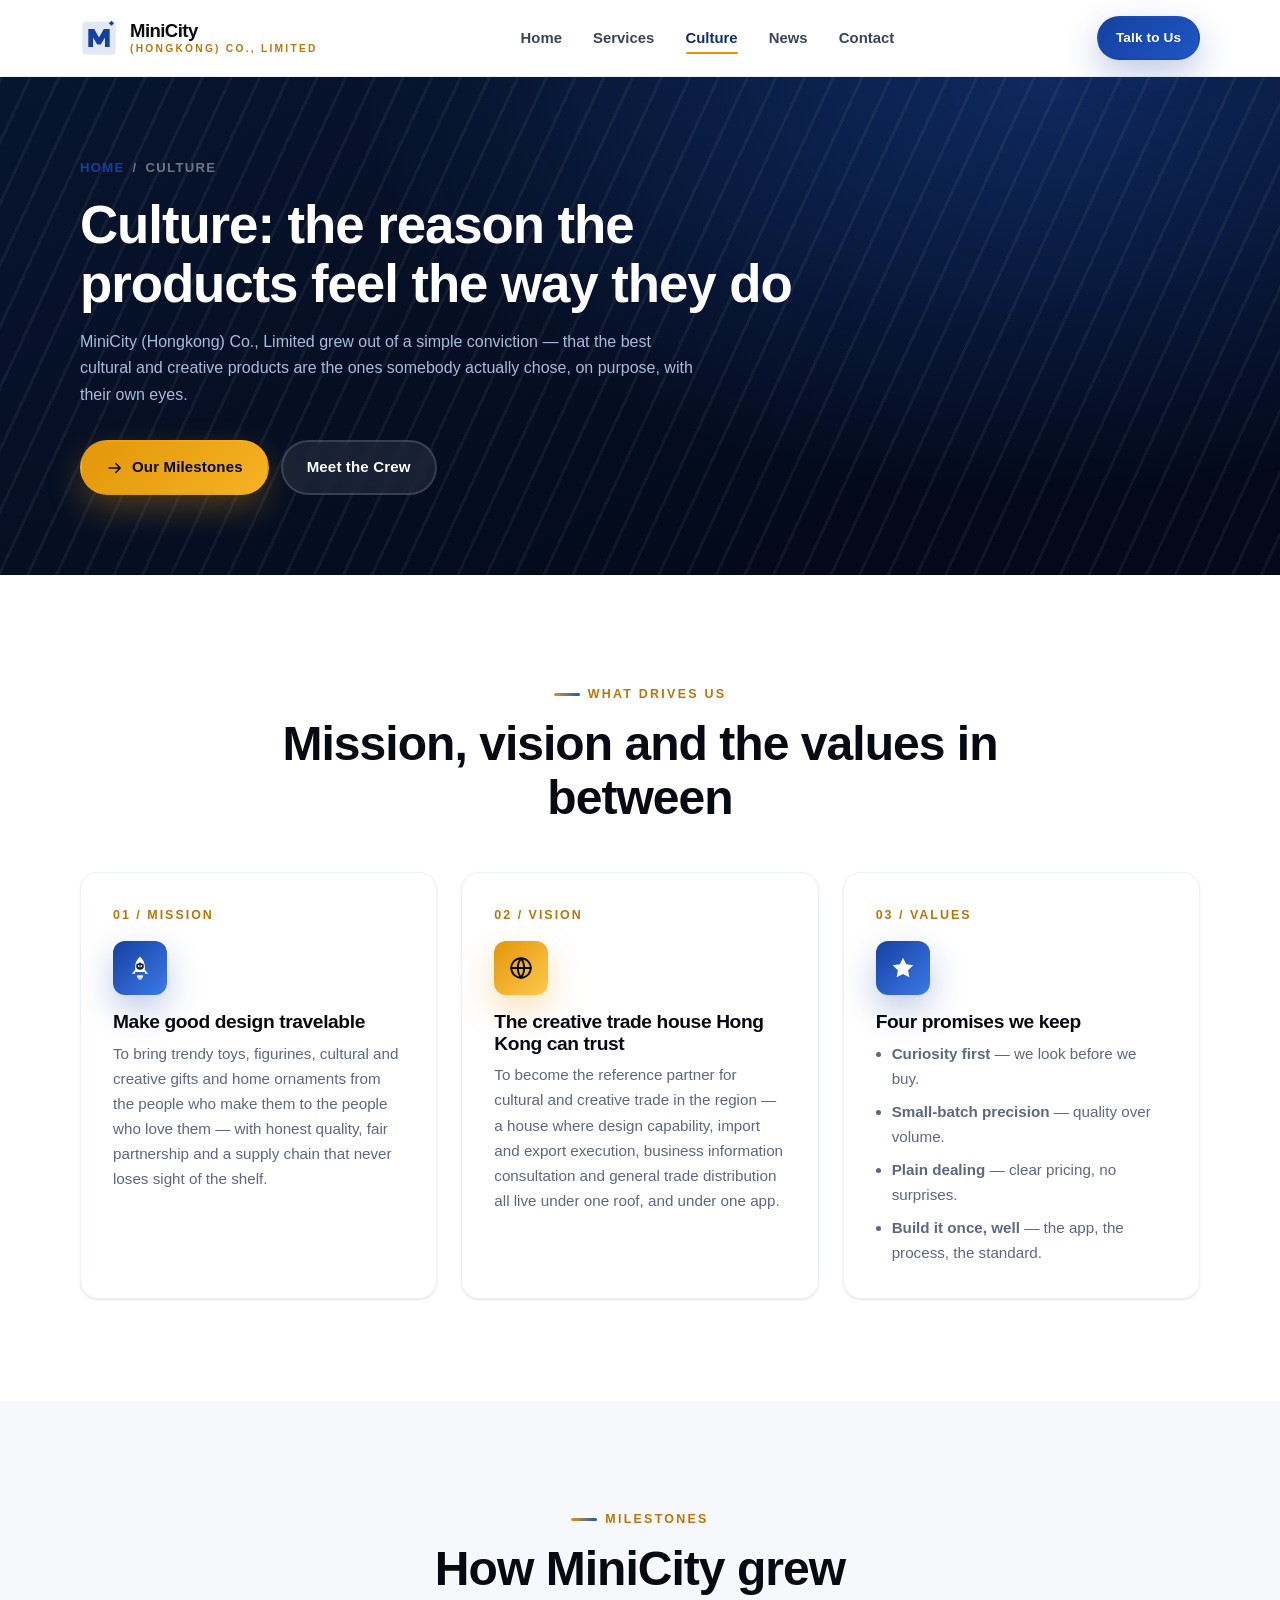
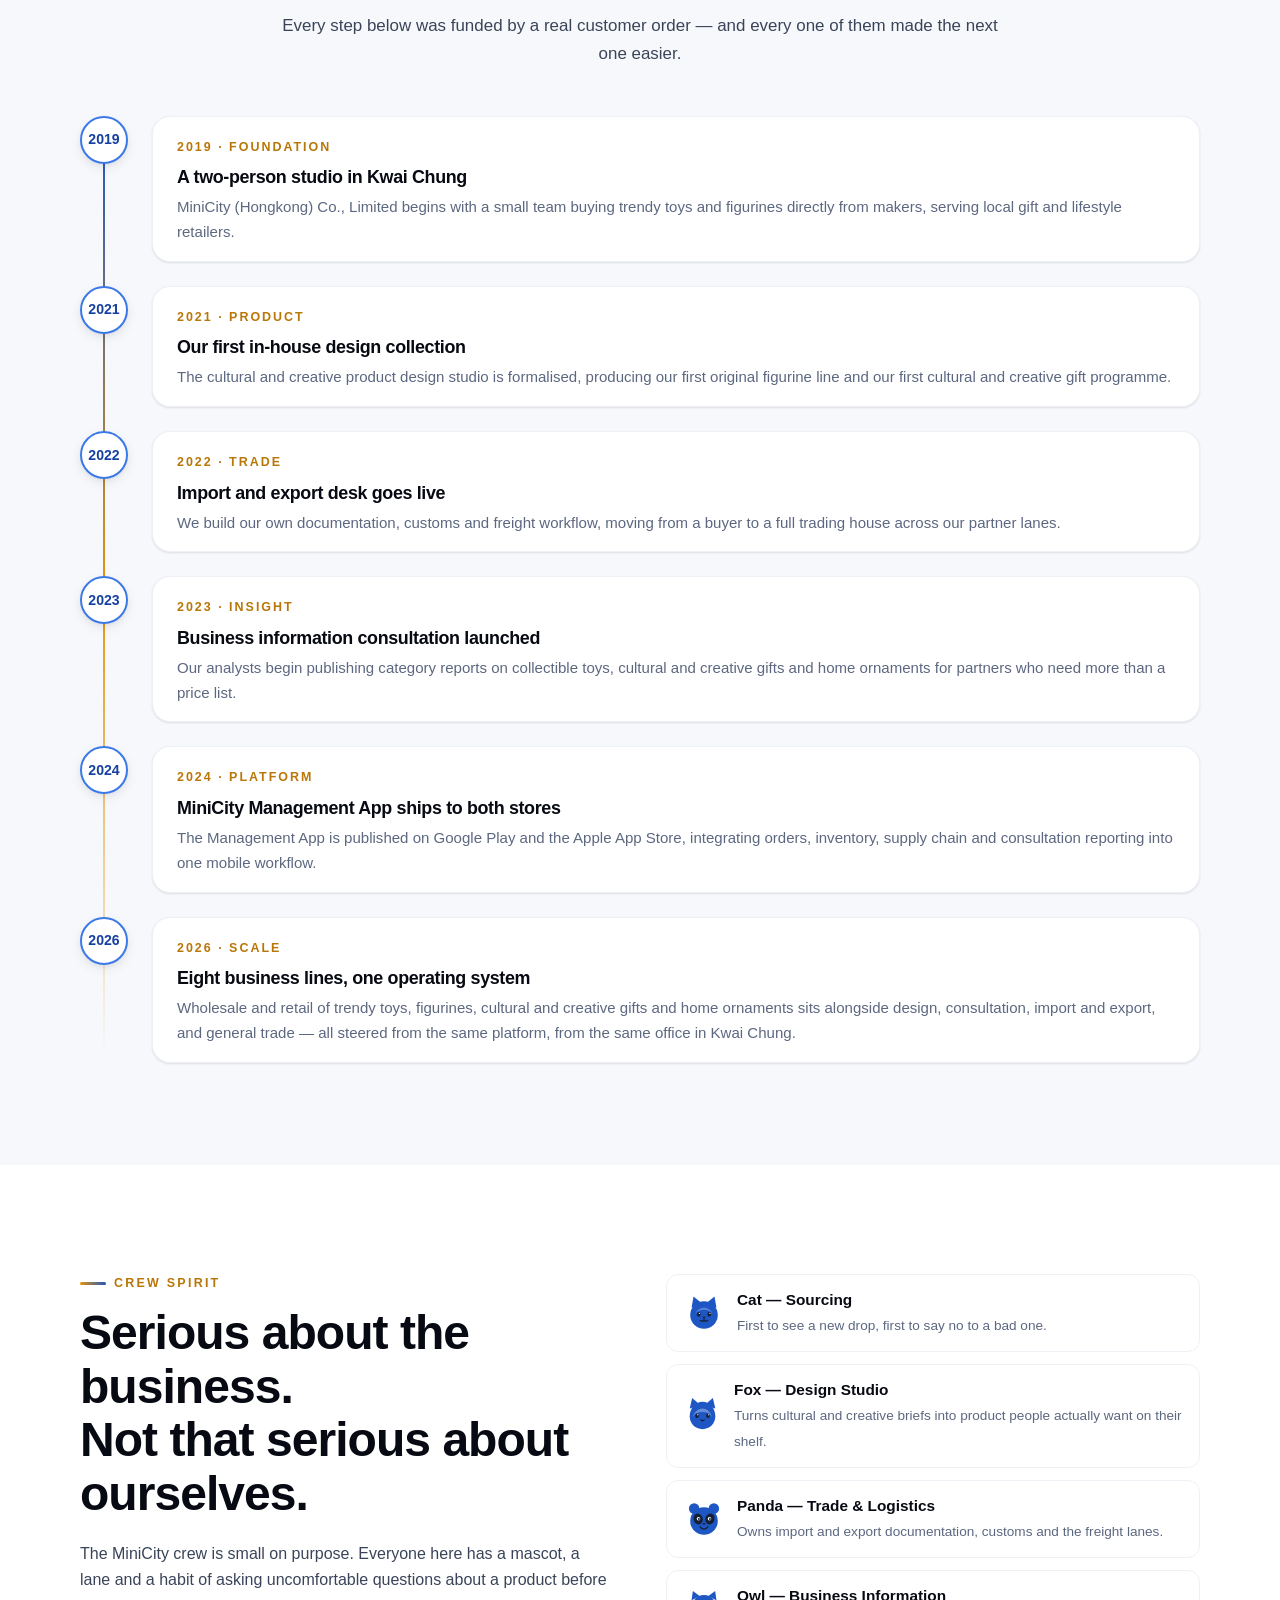
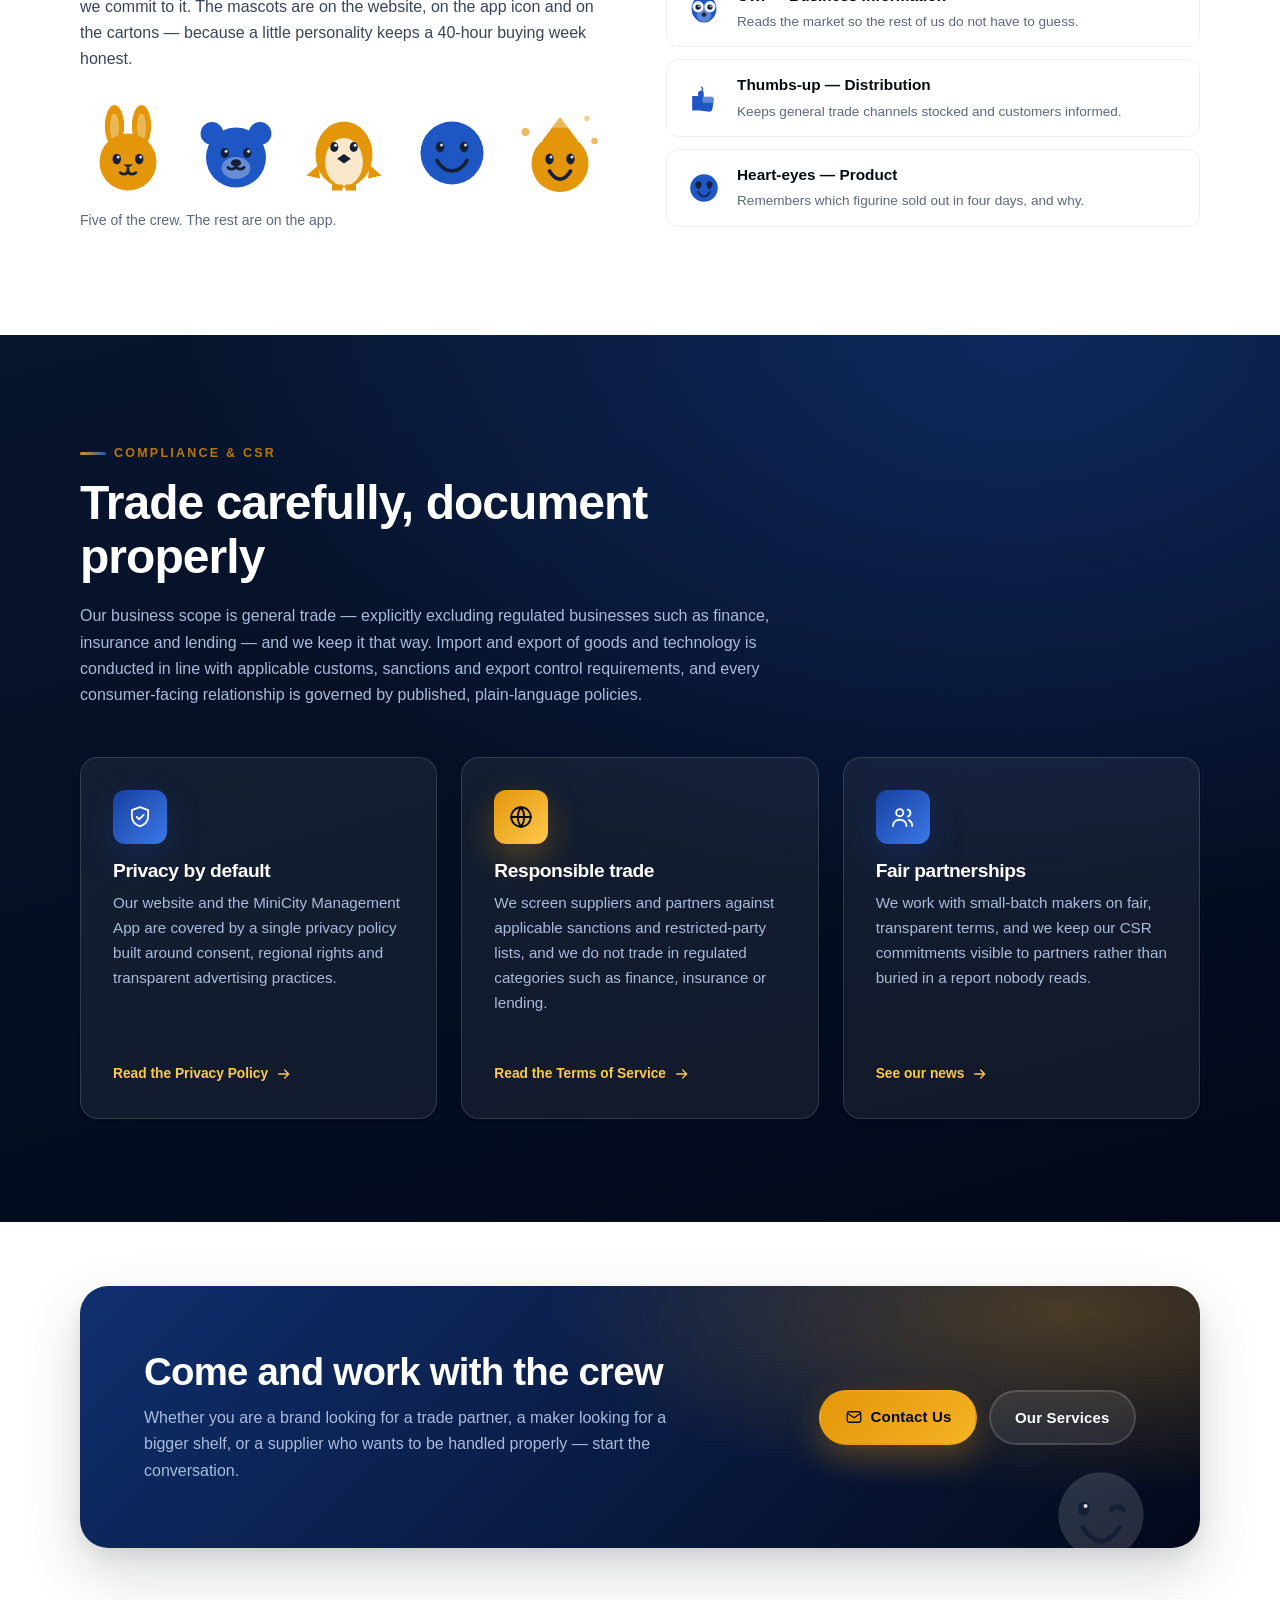
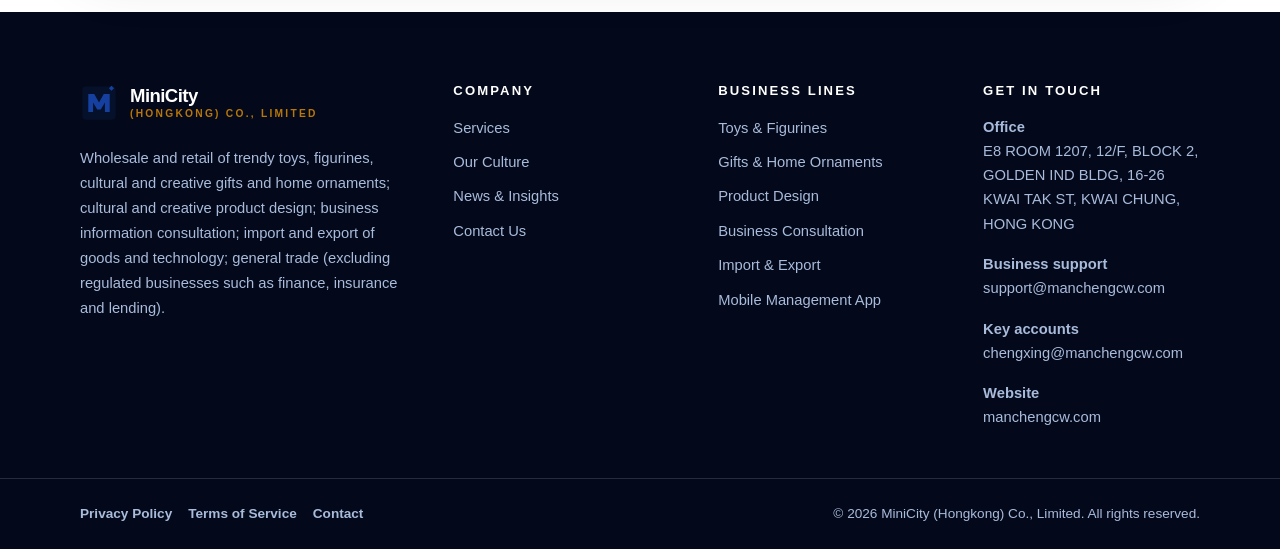
<file: culture.html>
<!DOCTYPE html>
<html lang="en">
<head>
  <meta charset="UTF-8">
  <meta name="viewport" content="width=device-width, initial-scale=1">
  <title>Culture &amp; Milestones — Our Mission, Vision and Values | MiniCity (Hongkong)</title>
  <meta name="description" content="The story of MiniCity (Hongkong) Co., Limited: our mission, vision, values, milestone timeline, crew spirit and global compliance and CSR commitments for cultural and creative trade.">
  <link rel="canonical" href="https://manchengcw.com/culture.html">
  <meta property="og:title" content="Culture &amp; Milestones — Our Mission, Vision and Values | MiniCity (Hongkong)">
  <meta property="og:description" content="A creative crew with a merchant's backbone — the mission, values and milestones behind MiniCity (Hongkong) Co., Limited.">
  <meta property="og:url" content="https://manchengcw.com/culture.html">
  <meta property="og:type" content="website">
  <meta property="og:site_name" content="MiniCity (Hongkong) Co., Limited">
  <meta name="twitter:card" content="summary_large_image">
  <meta name="twitter:title" content="MiniCity Culture &amp; Milestones">
  <meta name="twitter:description" content="Mission, vision, values, milestones, crew spirit and global compliance.">
  <link rel="stylesheet" href="css/style.css">
</head>
<body data-page="culture">

<header id="site-header"></header>

<main>

  <!-- ============================ PAGE HERO ============================ -->
  <section class="page-hero">
    <div class="container">
      <nav class="breadcrumb" aria-label="Breadcrumb">
        <a href="/">Home</a> <span>/</span> <span>Culture</span>
      </nav>
      <h1>Culture: the reason the<br>products feel the way they do</h1>
      <p>
        MiniCity (Hongkong) Co., Limited grew out of a simple conviction — that the best cultural and
        creative products are the ones somebody actually chose, on purpose, with their own eyes.
      </p>
      <div class="cluster mt-3">
        <a class="btn btn-gold" href="#milestones">
          <svg viewBox="0 0 24 24" aria-hidden="true"><use href="#arrow-right"></use></svg>
          Our Milestones
        </a>
        <a class="btn btn-invert" href="/contact.html">Meet the Crew</a>
      </div>
    </div>
  </section>

  <!-- ============================ MISSION / VISION / VALUES ============================ -->
  <section class="section">
    <div class="container">
      <div class="section-head center reveal fade-up">
        <span class="eyebrow">What Drives Us</span>
        <h2 class="section-title">Mission, vision and the values in between</h2>
      </div>

      <div class="grid grid-3 stagger">
        <article class="card value-card">
          <span class="value-num">01 / MISSION</span>
          <span class="icon-badge"><svg viewBox="0 0 24 24" aria-hidden="true"><use href="#rocket-cat"></use></svg></span>
          <h3 class="card-title">Make good design travelable</h3>
          <p class="card-text">
            To bring trendy toys, figurines, cultural and creative gifts and home ornaments from the
            people who make them to the people who love them — with honest quality, fair partnership
            and a supply chain that never loses sight of the shelf.
          </p>
        </article>

        <article class="card value-card">
          <span class="value-num">02 / VISION</span>
          <span class="icon-badge icon-badge-gold"><svg viewBox="0 0 24 24" aria-hidden="true"><use href="#globe"></use></svg></span>
          <h3 class="card-title">The creative trade house Hong Kong can trust</h3>
          <p class="card-text">
            To become the reference partner for cultural and creative trade in the region — a house where
            design capability, import and export execution, business information consultation and
            general trade distribution all live under one roof, and under one app.
          </p>
        </article>

        <article class="card value-card">
          <span class="value-num">03 / VALUES</span>
          <span class="icon-badge"><svg viewBox="0 0 24 24" aria-hidden="true"><use href="#star"></use></svg></span>
          <h3 class="card-title">Four promises we keep</h3>
          <ul class="card-text list-disc">
            <li><strong>Curiosity first</strong> — we look before we buy.</li>
            <li><strong>Small-batch precision</strong> — quality over volume.</li>
            <li><strong>Plain dealing</strong> — clear pricing, no surprises.</li>
            <li><strong>Build it once, well</strong> — the app, the process, the standard.</li>
          </ul>
        </article>
      </div>
    </div>
  </section>

  <!-- ============================ MILESTONES ============================ -->
  <section class="section section-tint" id="milestones">
    <div class="container">
      <div class="section-head center reveal fade-up">
        <span class="eyebrow">Milestones</span>
        <h2 class="section-title">How MiniCity grew</h2>
        <p class="section-sub">
          Every step below was funded by a real customer order — and every one of them made the next one easier.
        </p>
      </div>

      <div class="timeline stagger">
        <article class="timeline-item">
          <div class="timeline-dot">2019</div>
          <div class="timeline-body">
            <span class="timeline-year">2019 · Foundation</span>
            <h3 class="timeline-title">A two-person studio in Kwai Chung</h3>
            <p class="timeline-text">
              MiniCity (Hongkong) Co., Limited begins with a small team buying trendy toys and figurines
              directly from makers, serving local gift and lifestyle retailers.
            </p>
          </div>
        </article>

        <article class="timeline-item">
          <div class="timeline-dot">2021</div>
          <div class="timeline-body">
            <span class="timeline-year">2021 · Product</span>
            <h3 class="timeline-title">Our first in-house design collection</h3>
            <p class="timeline-text">
              The cultural and creative product design studio is formalised, producing our first
              original figurine line and our first cultural and creative gift programme.
            </p>
          </div>
        </article>

        <article class="timeline-item">
          <div class="timeline-dot">2022</div>
          <div class="timeline-body">
            <span class="timeline-year">2022 · Trade</span>
            <h3 class="timeline-title">Import and export desk goes live</h3>
            <p class="timeline-text">
              We build our own documentation, customs and freight workflow, moving from a buyer to a
              full trading house across our partner lanes.
            </p>
          </div>
        </article>

        <article class="timeline-item">
          <div class="timeline-dot">2023</div>
          <div class="timeline-body">
            <span class="timeline-year">2023 · Insight</span>
            <h3 class="timeline-title">Business information consultation launched</h3>
            <p class="timeline-text">
              Our analysts begin publishing category reports on collectible toys, cultural and creative
              gifts and home ornaments for partners who need more than a price list.
            </p>
          </div>
        </article>

        <article class="timeline-item">
          <div class="timeline-dot">2024</div>
          <div class="timeline-body">
            <span class="timeline-year">2024 · Platform</span>
            <h3 class="timeline-title">MiniCity Management App ships to both stores</h3>
            <p class="timeline-text">
              The Management App is published on Google Play and the Apple App Store, integrating orders,
              inventory, supply chain and consultation reporting into one mobile workflow.
            </p>
          </div>
        </article>

        <article class="timeline-item">
          <div class="timeline-dot">2026</div>
          <div class="timeline-body">
            <span class="timeline-year">2026 · Scale</span>
            <h3 class="timeline-title">Eight business lines, one operating system</h3>
            <p class="timeline-text">
              Wholesale and retail of trendy toys, figurines, cultural and creative gifts and home
              ornaments sits alongside design, consultation, import and export, and general trade —
              all steered from the same platform, from the same office in Kwai Chung.
            </p>
          </div>
        </article>
      </div>
    </div>
  </section>

  <!-- ============================ TEAM SPIRIT ============================ -->
  <section class="section">
    <div class="container">
      <div class="team-band">
        <div class="reveal slide-left">
          <span class="eyebrow">Crew Spirit</span>
          <h2 class="section-title">Serious about the business.<br>Not that serious about ourselves.</h2>
          <p class="mt-2">
            The MiniCity crew is small on purpose. Everyone here has a mascot, a lane and a habit of
            asking uncomfortable questions about a product before we commit to it. The mascots are on
            the website, on the app icon and on the cartons — because a little personality keeps
            a 40-hour buying week honest.
          </p>

          <div class="mascot-row mt-3">
            <span class="mascot mascot-lg mascot-hover mascot-gold" data-mascot="rabbit" aria-hidden="true"></span>
            <span class="mascot mascot-lg mascot-hover mascot-brand" data-mascot="bear" aria-hidden="true"></span>
            <span class="mascot mascot-lg mascot-hover mascot-gold" data-mascot="penguin" aria-hidden="true"></span>
            <span class="mascot mascot-lg mascot-hover mascot-brand" data-mascot="smile" aria-hidden="true"></span>
            <span class="mascot mascot-lg mascot-hover mascot-gold" data-mascot="party" aria-hidden="true"></span>
          </div>
          <div class="mascot-note">
            Five of the crew. The rest are on the app.
          </div>
        </div>

        <div class="reveal slide-right">
          <div class="crew-list">
            <div class="crew-item">
              <span class="mascot" data-mascot="cat" aria-hidden="true"></span>
              <div><strong>Cat — Sourcing</strong><span>First to see a new drop, first to say no to a bad one.</span></div>
            </div>
            <div class="crew-item">
              <span class="mascot" data-mascot="fox" aria-hidden="true"></span>
              <div><strong>Fox — Design Studio</strong><span>Turns cultural and creative briefs into product people actually want on their shelf.</span></div>
            </div>
            <div class="crew-item">
              <span class="mascot" data-mascot="panda" aria-hidden="true"></span>
              <div><strong>Panda — Trade &amp; Logistics</strong><span>Owns import and export documentation, customs and the freight lanes.</span></div>
            </div>
            <div class="crew-item">
              <span class="mascot" data-mascot="owl" aria-hidden="true"></span>
              <div><strong>Owl — Business Information</strong><span>Reads the market so the rest of us do not have to guess.</span></div>
            </div>
            <div class="crew-item">
              <span class="mascot" data-mascot="thumbs-up" aria-hidden="true"></span>
              <div><strong>Thumbs-up — Distribution</strong><span>Keeps general trade channels stocked and customers informed.</span></div>
            </div>
            <div class="crew-item">
              <span class="mascot" data-mascot="heart-eyes" aria-hidden="true"></span>
              <div><strong>Heart-eyes — Product</strong><span>Remembers which figurine sold out in four days, and why.</span></div>
            </div>
          </div>
        </div>
      </div>
    </div>
  </section>

  <!-- ============================ COMPLIANCE & CSR ============================ -->
  <section class="section section-deep">
    <div class="container">
      <div class="section-head reveal fade-up">
        <span class="eyebrow">Compliance &amp; CSR</span>
        <h2 class="section-title">Trade carefully, document properly</h2>
        <p class="mt-2">
          Our business scope is general trade — explicitly excluding regulated businesses such as finance,
          insurance and lending — and we keep it that way. Import and export of goods and technology is
          conducted in line with applicable customs, sanctions and export control requirements, and every
          consumer-facing relationship is governed by published, plain-language policies.
        </p>
      </div>

      <div class="grid grid-3 stagger">
        <article class="card card-invert">
          <span class="icon-badge"><svg viewBox="0 0 24 24" aria-hidden="true"><use href="#shield"></use></svg></span>
          <h3 class="card-title text-invert-strong">Privacy by default</h3>
          <p class="card-text text-invert">
            Our website and the MiniCity Management App are covered by a single privacy policy built
            around consent, regional rights and transparent advertising practices.
          </p>
          <div class="card-foot"><a class="news-more link-gold" href="/privacy.html">Read the Privacy Policy <svg viewBox="0 0 24 24" aria-hidden="true"><use href="#arrow-right"></use></svg></a></div>
        </article>

        <article class="card card-invert">
          <span class="icon-badge icon-badge-gold"><svg viewBox="0 0 24 24" aria-hidden="true"><use href="#globe"></use></svg></span>
          <h3 class="card-title text-invert-strong">Responsible trade</h3>
          <p class="card-text text-invert">
            We screen suppliers and partners against applicable sanctions and restricted-party lists, and
            we do not trade in regulated categories such as finance, insurance or lending.
          </p>
          <div class="card-foot"><a class="news-more link-gold" href="/terms.html">Read the Terms of Service <svg viewBox="0 0 24 24" aria-hidden="true"><use href="#arrow-right"></use></svg></a></div>
        </article>

        <article class="card card-invert">
          <span class="icon-badge"><svg viewBox="0 0 24 24" aria-hidden="true"><use href="#users"></use></svg></span>
          <h3 class="card-title text-invert-strong">Fair partnerships</h3>
          <p class="card-text text-invert">
            We work with small-batch makers on fair, transparent terms, and we keep our CSR commitments
            visible to partners rather than buried in a report nobody reads.
          </p>
          <div class="card-foot"><a class="news-more link-gold" href="/news.html">See our news <svg viewBox="0 0 24 24" aria-hidden="true"><use href="#arrow-right"></use></svg></a></div>
        </article>
      </div>
    </div>
  </section>

  <!-- ============================ CTA ============================ -->
  <section class="section-sm">
    <div class="container">
      <div class="cta-band reveal zoom-in">
        <span class="cta-mascot" data-mascot="wink" aria-hidden="true"></span>
        <div class="cta-inner">
          <div>
            <h2>Come and work with the crew</h2>
            <p class="mt-1">
              Whether you are a brand looking for a trade partner, a maker looking for a bigger shelf, or
              a supplier who wants to be handled properly — start the conversation.
            </p>
          </div>
          <div class="cluster">
            <a class="btn btn-gold" href="/contact.html">
              <svg viewBox="0 0 24 24" aria-hidden="true"><use href="#mail"></use></svg>
              Contact Us
            </a>
            <a class="btn btn-invert" href="/services.html">Our Services</a>
          </div>
        </div>
      </div>
    </div>
  </section>

</main>

<footer id="site-footer"></footer>

<script src="js/main.js" defer></script>
</body>
</html>
</file>
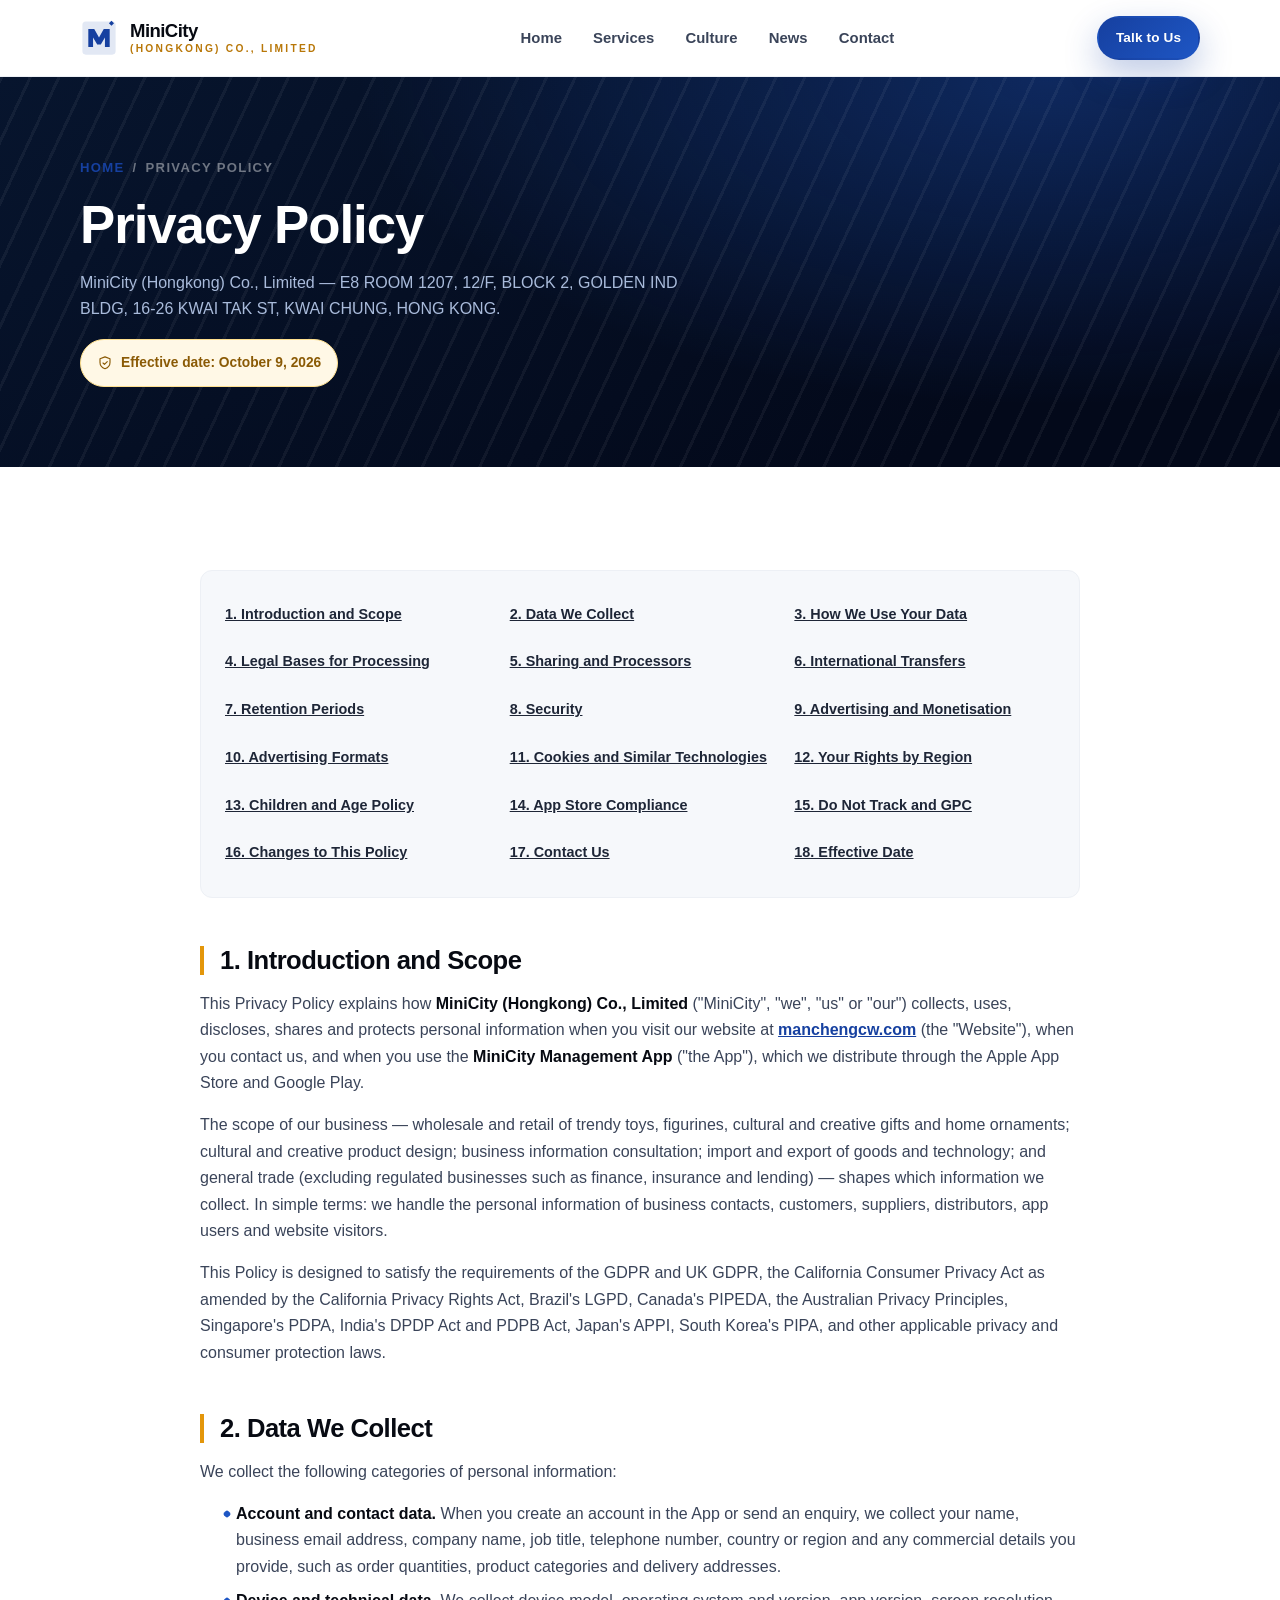
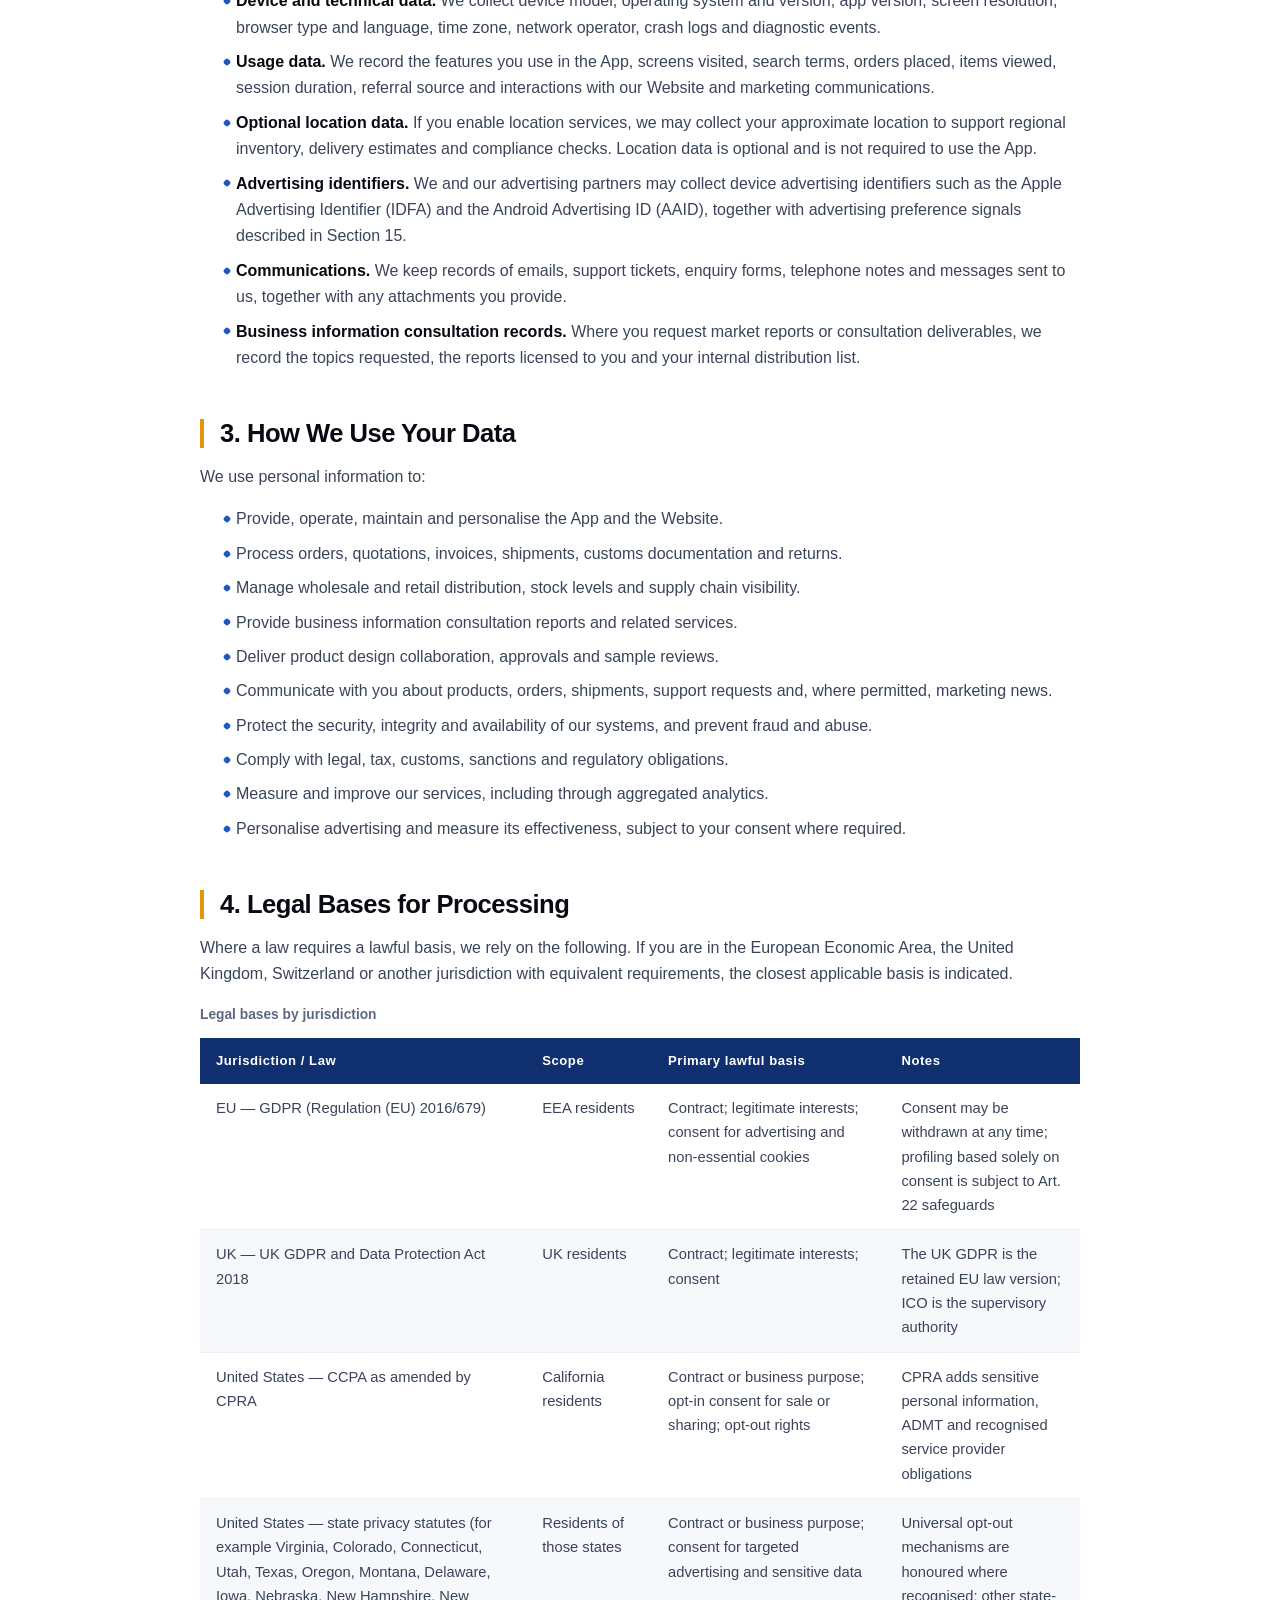
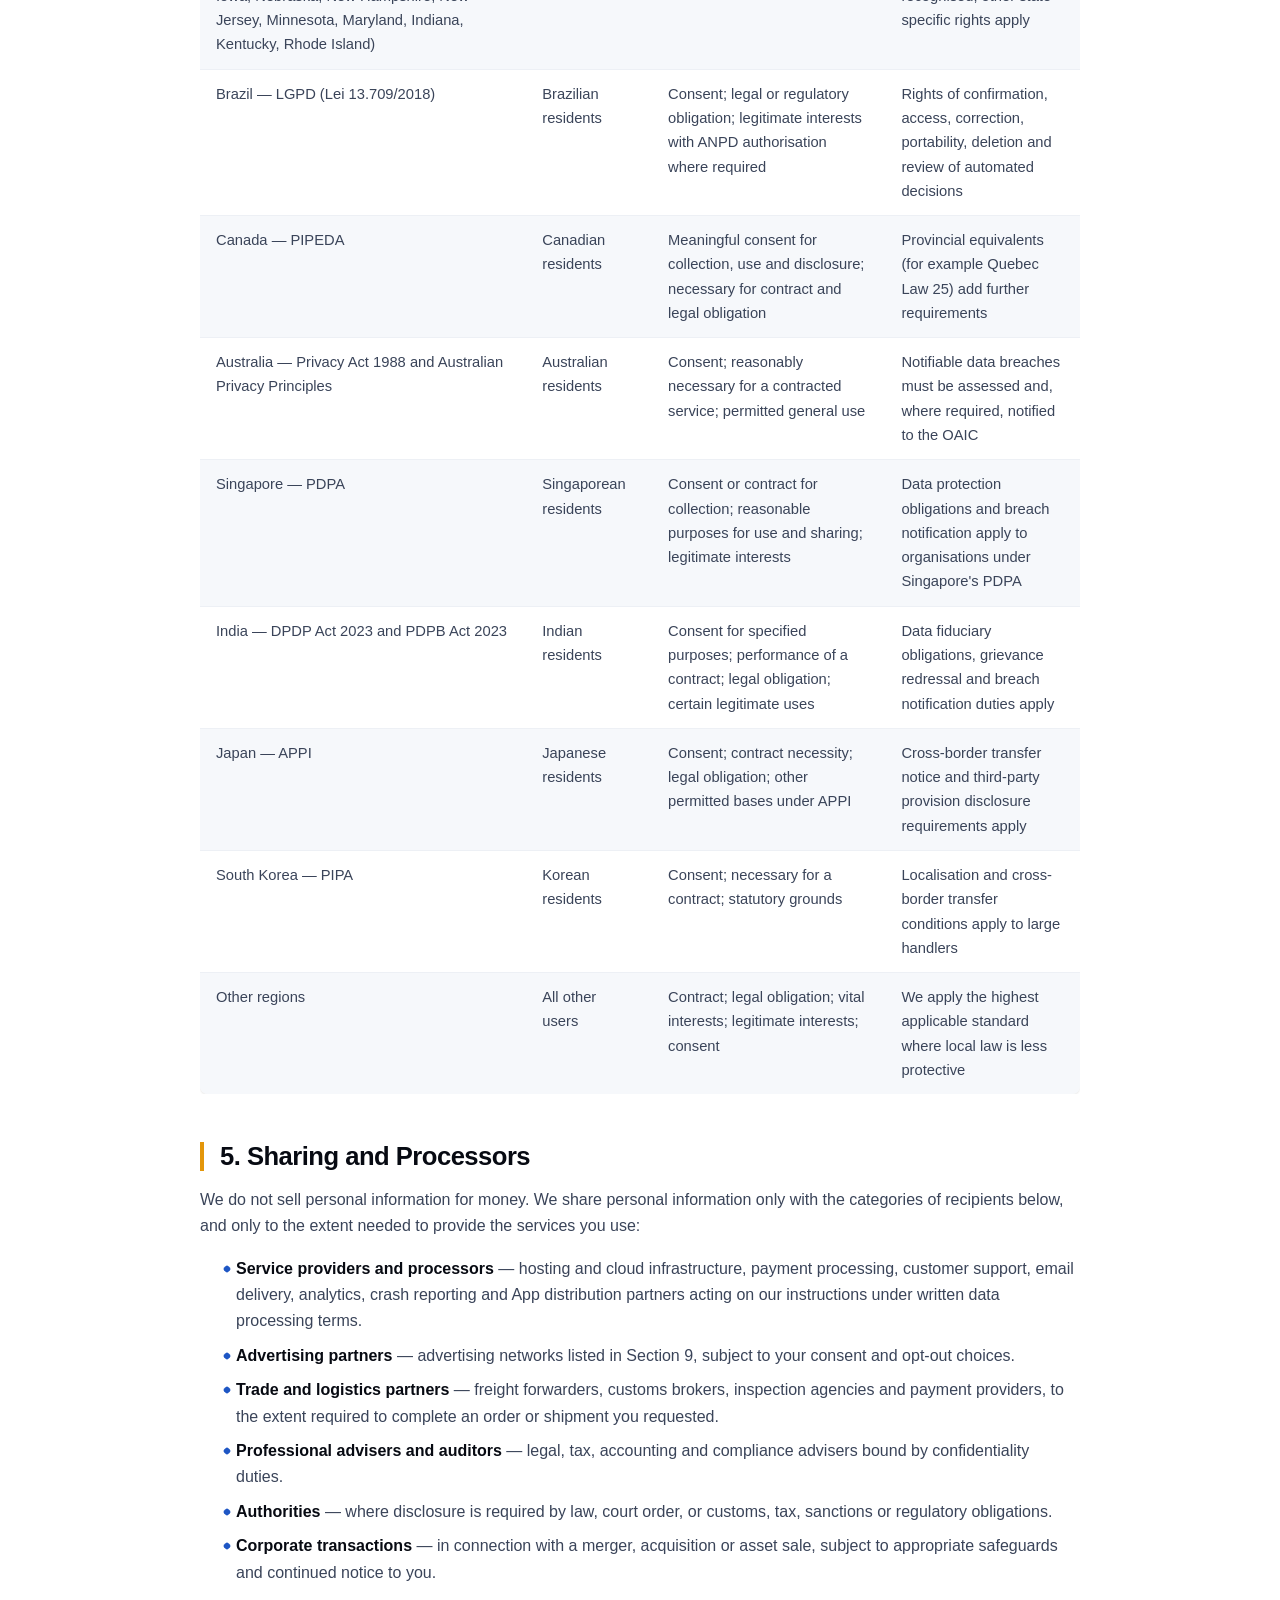
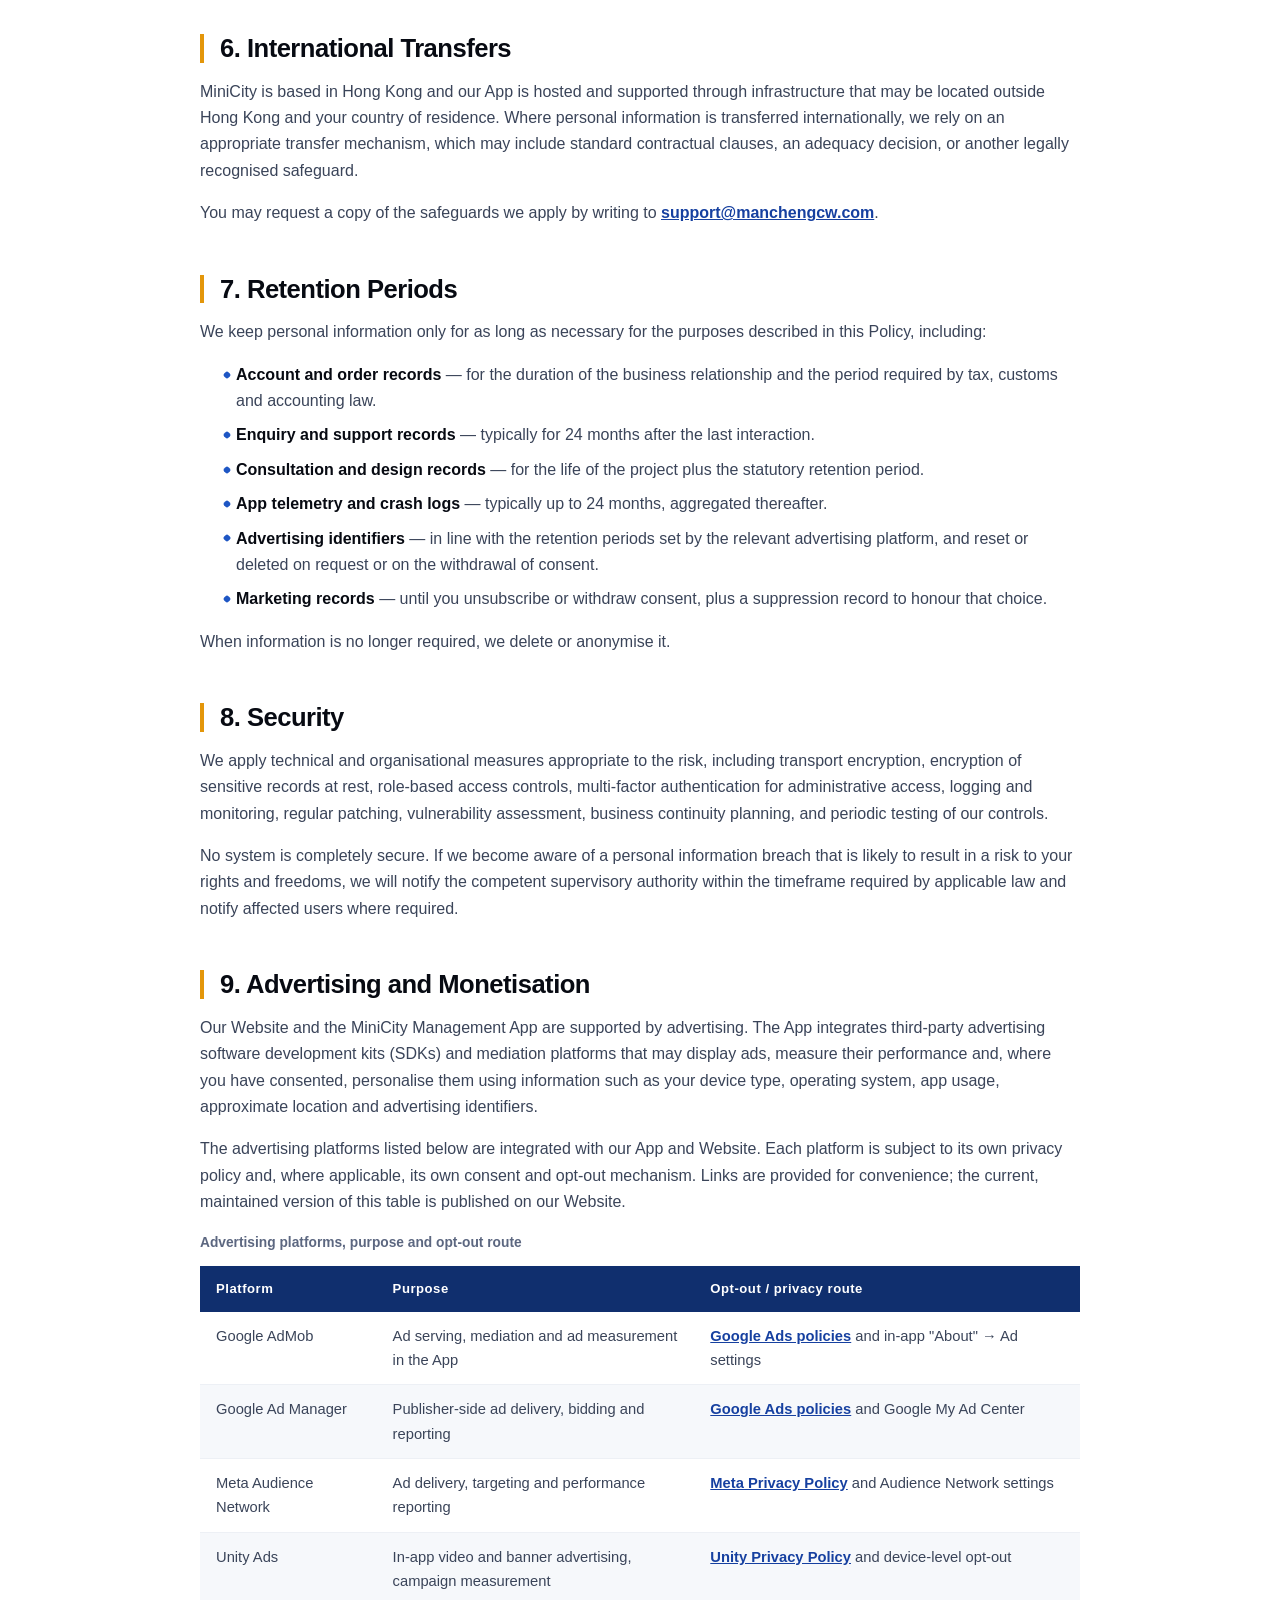
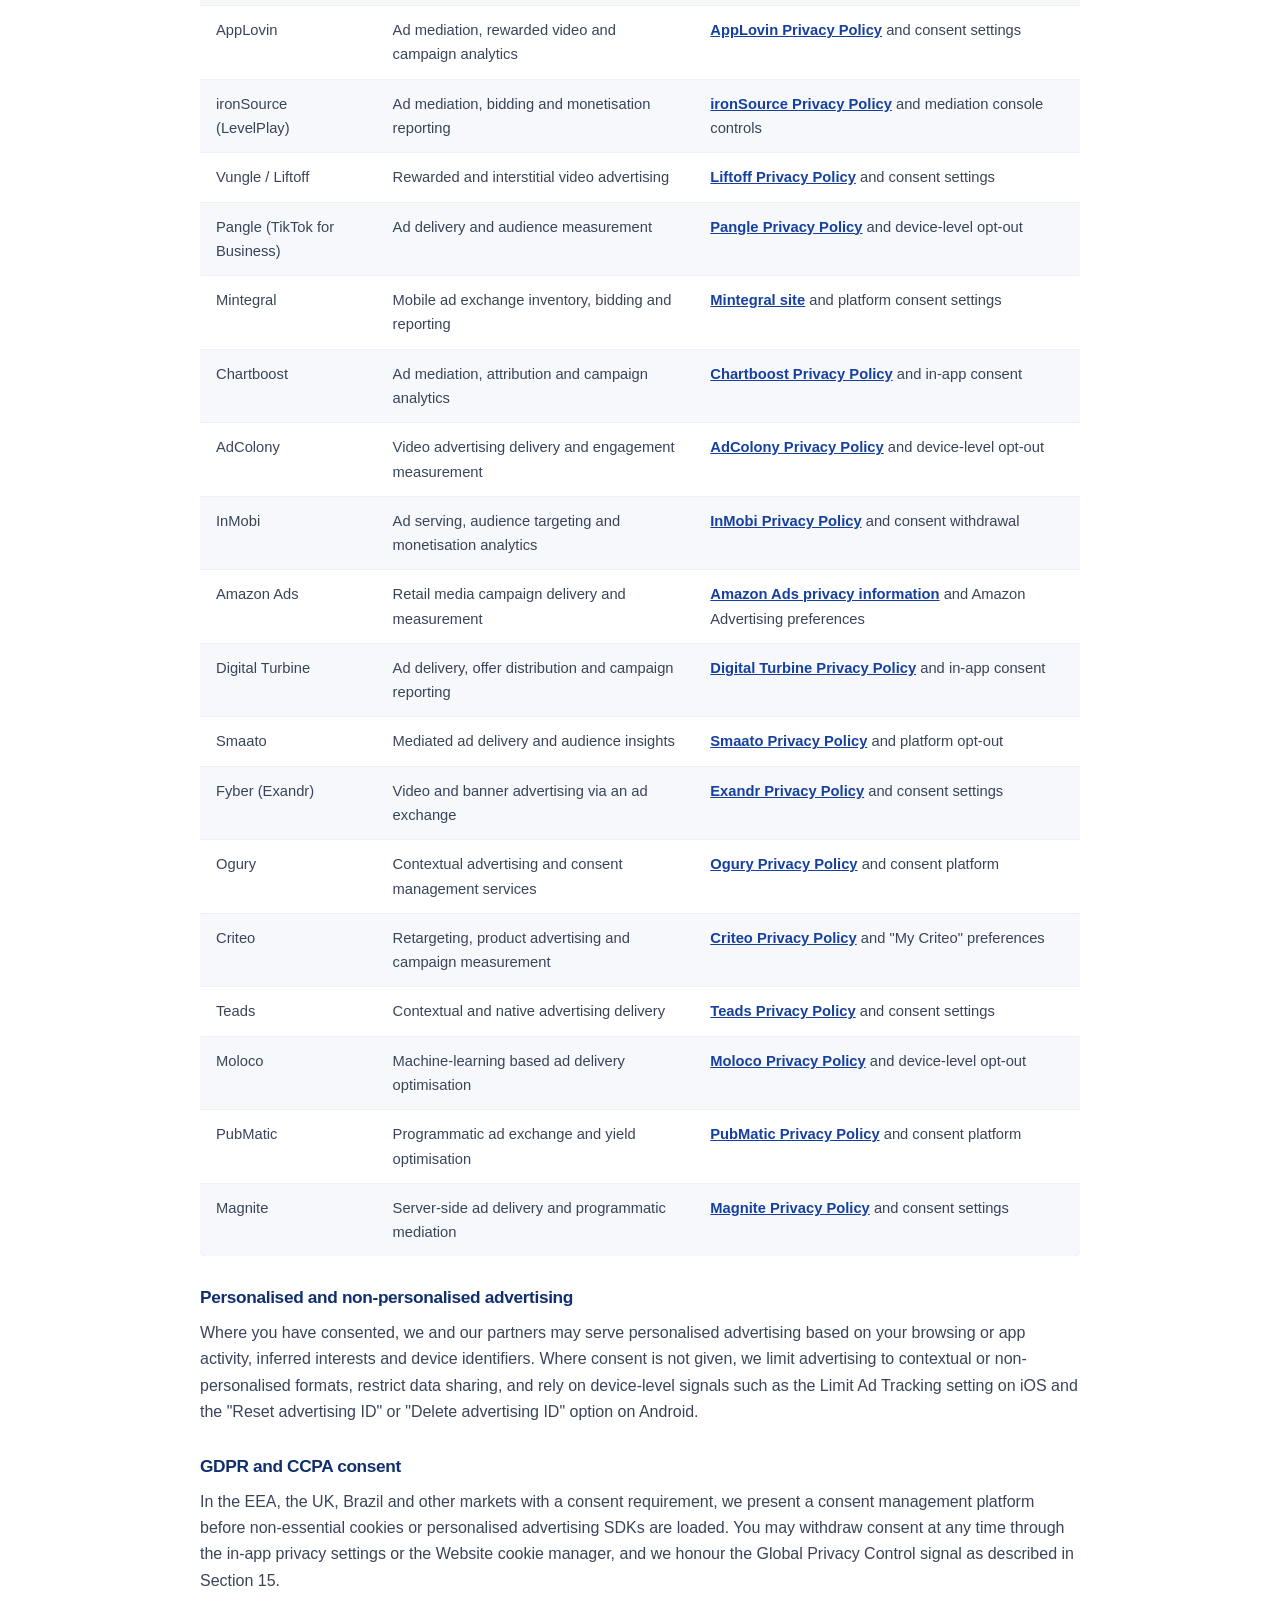
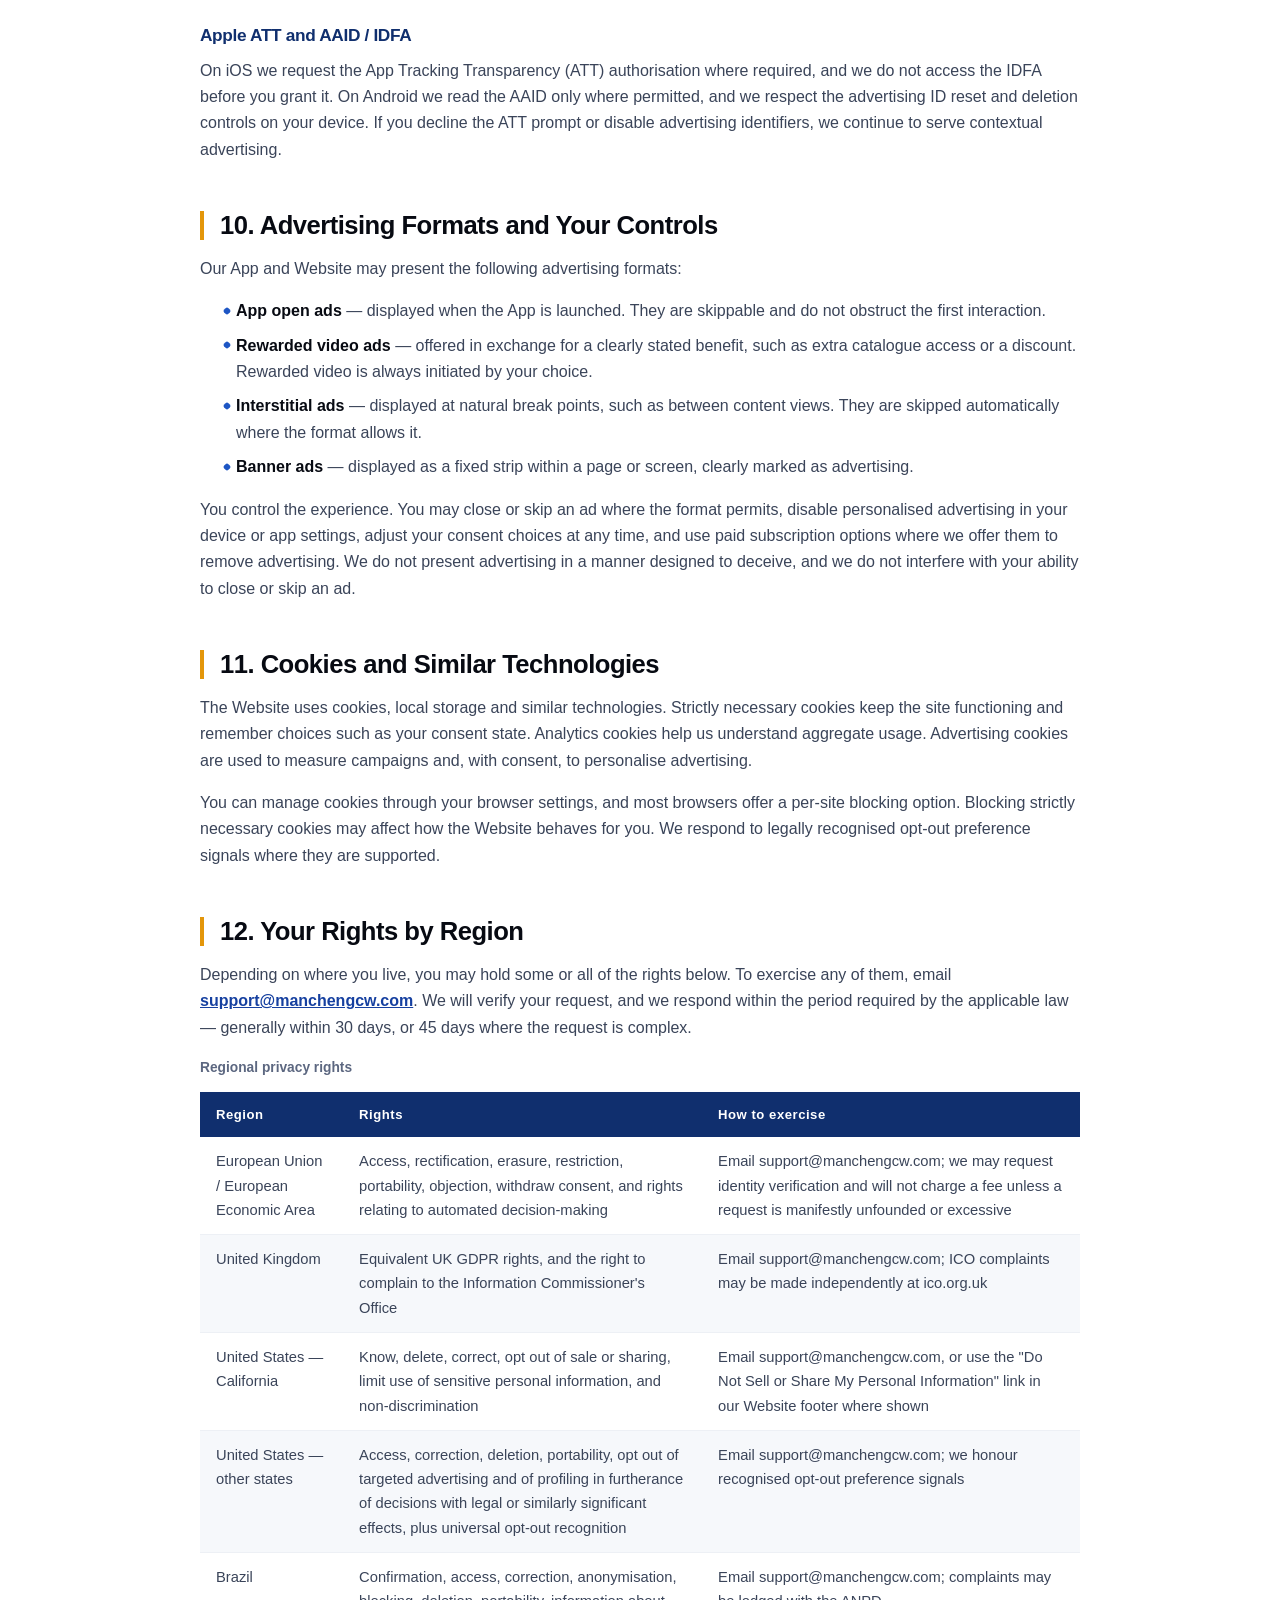
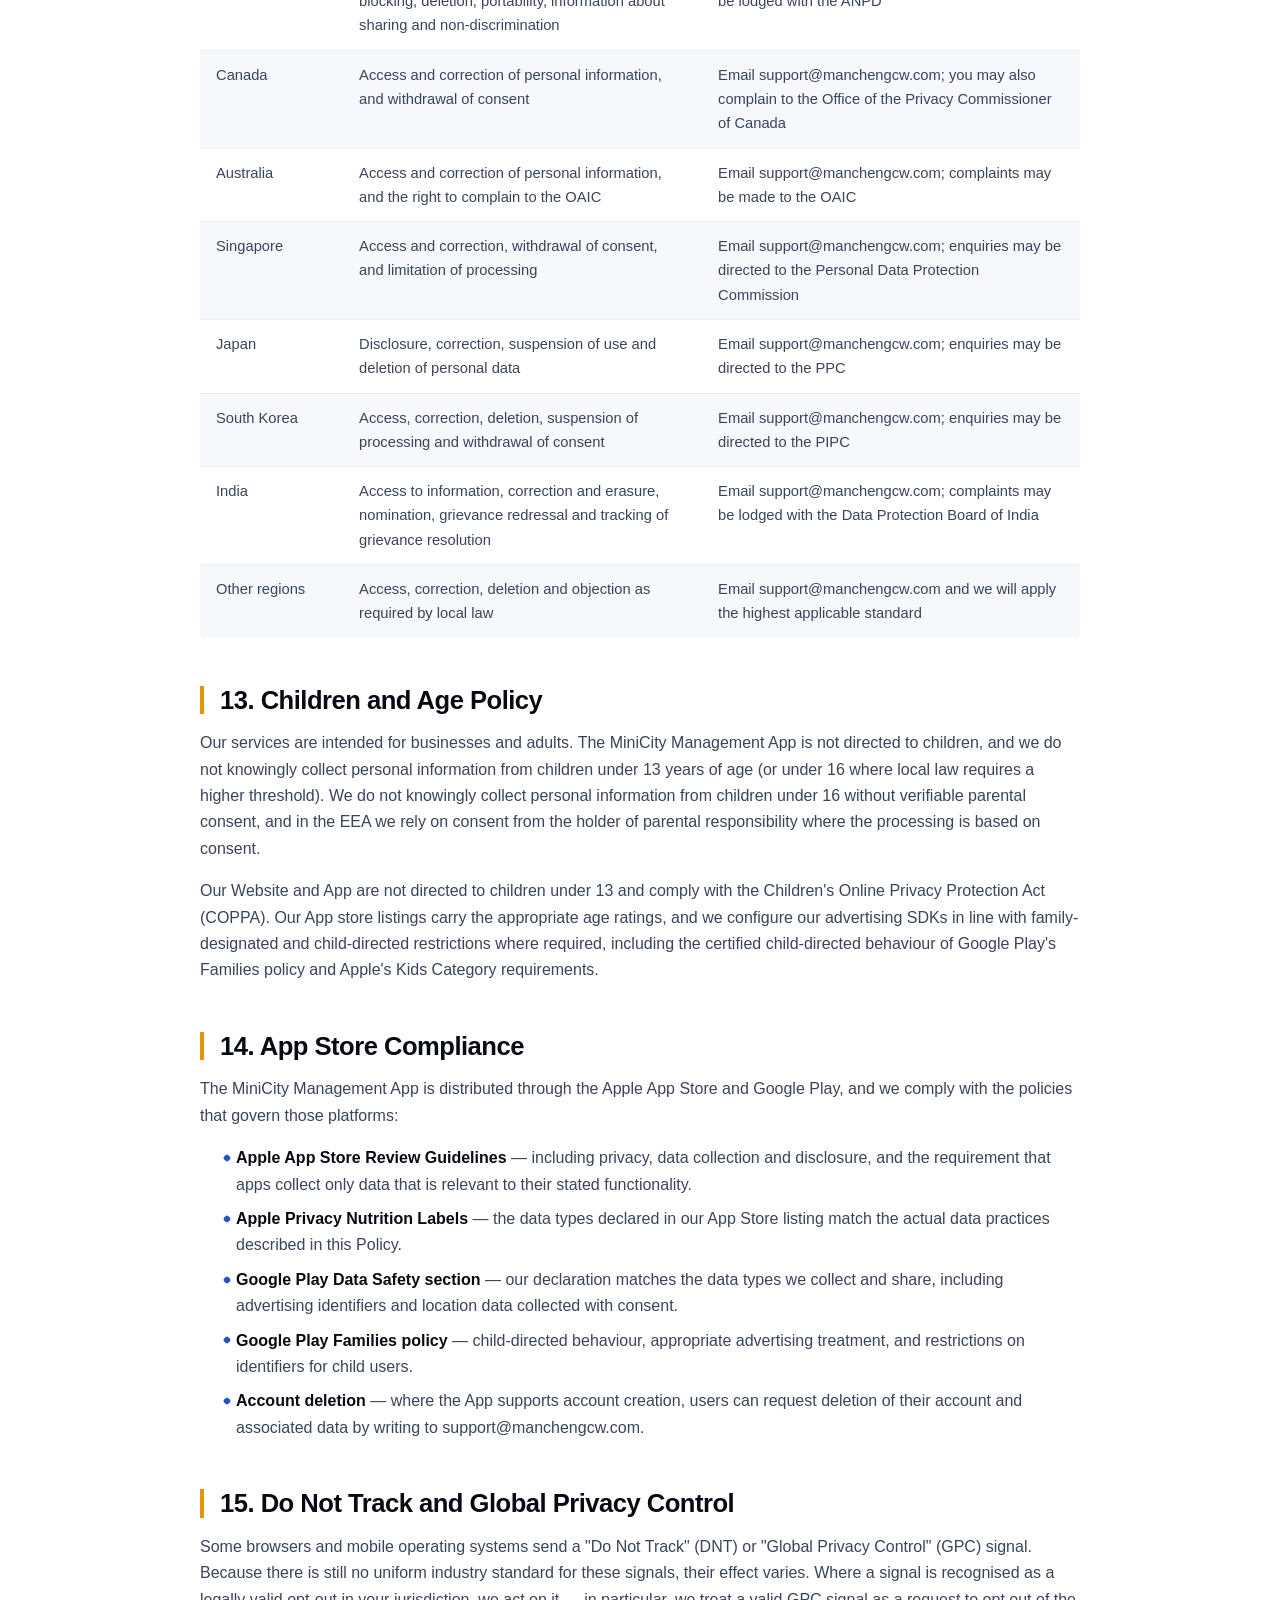
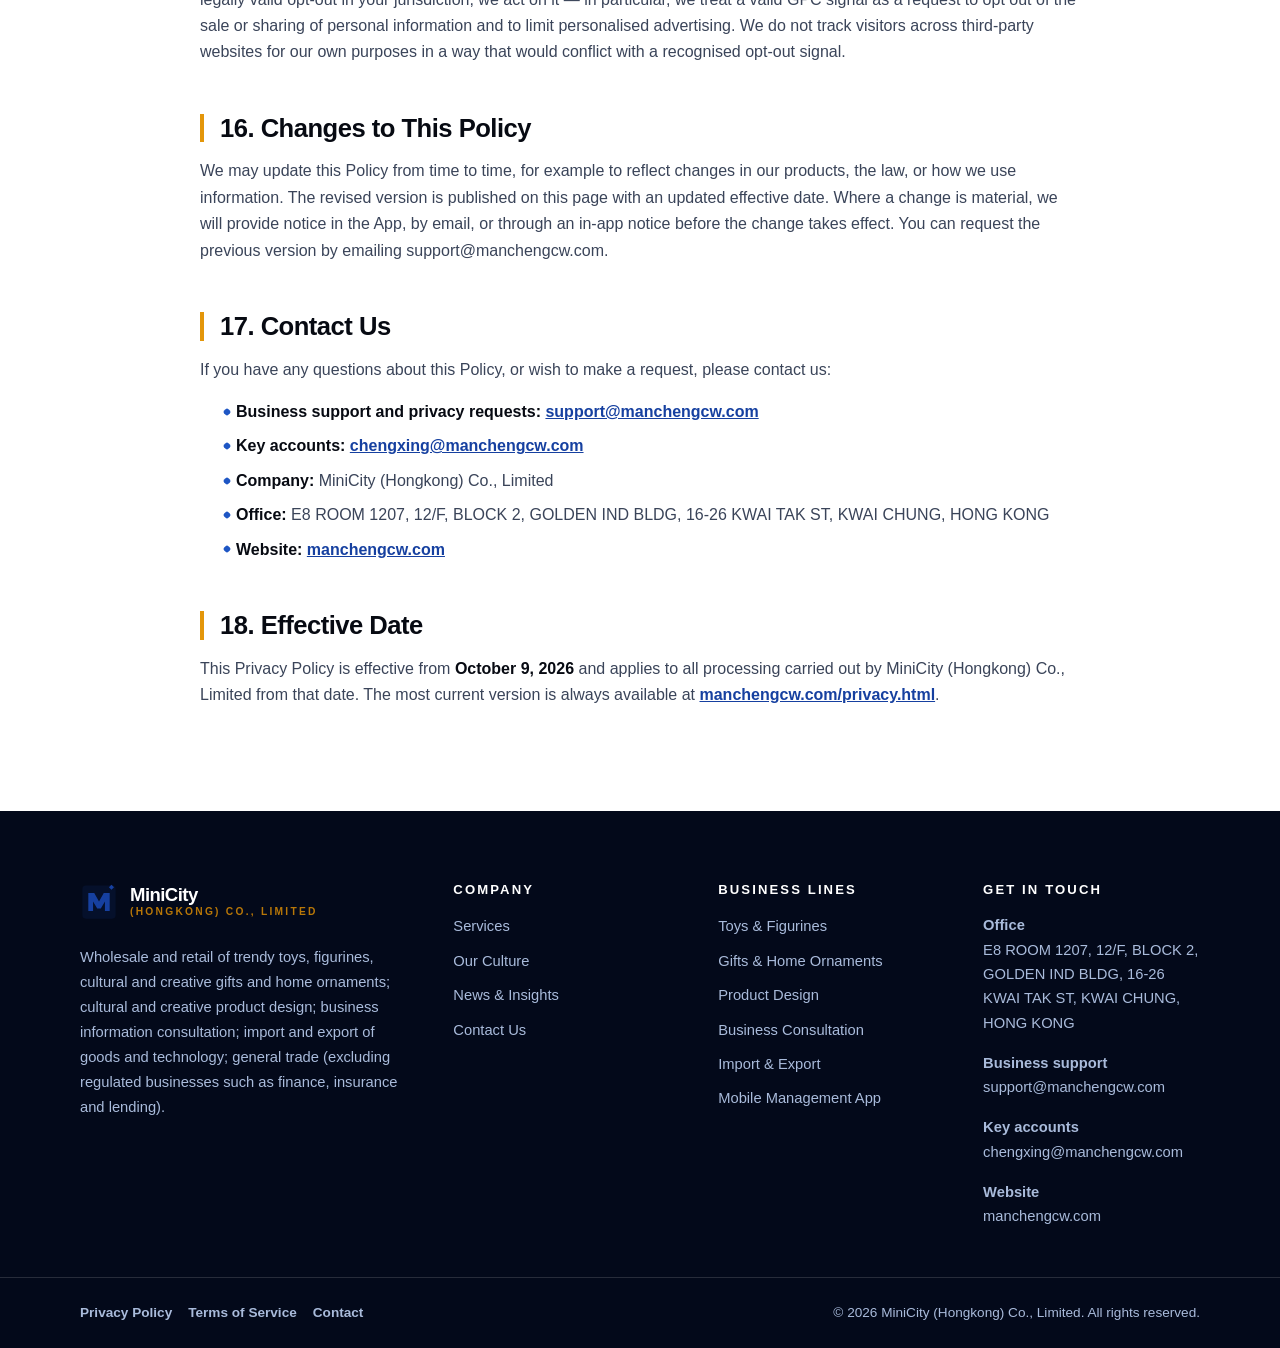
<file: privacy.html>
<!DOCTYPE html>
<html lang="en">
<head>
  <meta charset="UTF-8">
  <meta name="viewport" content="width=device-width, initial-scale=1">
  <title>Privacy Policy | MiniCity (Hongkong) Co., Limited</title>
  <meta name="description" content="How MiniCity (Hongkong) Co., Limited collects, uses, shares and protects personal data across our website and mobile applications on the Apple App Store and Google Play, including advertising and regional privacy rights.">
  <link rel="canonical" href="https://manchengcw.com/privacy.html">
  <meta property="og:title" content="Privacy Policy | MiniCity (Hongkong) Co., Limited">
  <meta property="og:description" content="How we collect, use, share and protect personal data across our website and our mobile applications.">
  <meta property="og:url" content="https://manchengcw.com/privacy.html">
  <meta property="og:type" content="article">
  <meta property="og:site_name" content="MiniCity (Hongkong) Co., Limited">
  <meta name="twitter:card" content="summary">
  <meta name="twitter:title" content="Privacy Policy — MiniCity (Hongkong) Co., Limited">
  <meta name="twitter:description" content="Privacy notice covering our website and the MiniCity Management App on Google Play and the Apple App Store.">
  <link rel="stylesheet" href="css/style.css">
</head>
<body data-page="legal">

<header id="site-header"></header>

<main>
  <section class="page-hero">
    <div class="container">
      <nav class="breadcrumb" aria-label="Breadcrumb">
        <a href="/">Home</a> <span>/</span> <span>Privacy Policy</span>
      </nav>
      <h1>Privacy Policy</h1>
      <p>
        MiniCity (Hongkong) Co., Limited — E8 ROOM 1207, 12/F, BLOCK 2, GOLDEN IND BLDG,
        16-26 KWAI TAK ST, KWAI CHUNG, HONG KONG.
      </p>
      <p class="mt-1">
        <span class="legal-update">
          <svg class="icon-inline" viewBox="0 0 24 24" aria-hidden="true"><use href="#shield"></use></svg>
          Effective date: October 9, 2026
        </span>
      </p>
    </div>
  </section>

  <section class="section">
    <div class="container">
      <article class="legal">

        <nav class="legal-toc" aria-label="Contents">
          <a href="#p1">1. Introduction and Scope</a>
          <a href="#p2">2. Data We Collect</a>
          <a href="#p3">3. How We Use Your Data</a>
          <a href="#p4">4. Legal Bases for Processing</a>
          <a href="#p5">5. Sharing and Processors</a>
          <a href="#p6">6. International Transfers</a>
          <a href="#p7">7. Retention Periods</a>
          <a href="#p8">8. Security</a>
          <a href="#p9">9. Advertising and Monetisation</a>
          <a href="#p10">10. Advertising Formats</a>
          <a href="#p11">11. Cookies and Similar Technologies</a>
          <a href="#p12">12. Your Rights by Region</a>
          <a href="#p13">13. Children and Age Policy</a>
          <a href="#p14">14. App Store Compliance</a>
          <a href="#p15">15. Do Not Track and GPC</a>
          <a href="#p16">16. Changes to This Policy</a>
          <a href="#p17">17. Contact Us</a>
          <a href="#p18">18. Effective Date</a>
        </nav>

        <h2 id="p1">1. Introduction and Scope</h2>
        <p>
          This Privacy Policy explains how <strong>MiniCity (Hongkong) Co., Limited</strong> ("MiniCity",
          "we", "us" or "our") collects, uses, discloses, shares and protects personal information when you
          visit our website at <a href="https://manchengcw.com" rel="noopener">manchengcw.com</a> (the
          "Website"), when you contact us, and when you use the <strong>MiniCity Management App</strong>
          ("the App"), which we distribute through the Apple App Store and Google Play.
        </p>
        <p>
          The scope of our business — wholesale and retail of trendy toys, figurines, cultural and
          creative gifts and home ornaments; cultural and creative product design; business information
          consultation; import and export of goods and technology; and general trade (excluding regulated
          businesses such as finance, insurance and lending) — shapes which information we collect. In
          simple terms: we handle the personal information of business contacts, customers, suppliers,
          distributors, app users and website visitors.
        </p>
        <p>
          This Policy is designed to satisfy the requirements of the GDPR and UK GDPR, the
          California Consumer Privacy Act as amended by the California Privacy Rights Act, Brazil's LGPD,
          Canada's PIPEDA, the Australian Privacy Principles, Singapore's PDPA, India's DPDP Act and
          PDPB Act, Japan's APPI, South Korea's PIPA, and other applicable privacy and consumer
          protection laws.
        </p>

        <h2 id="p2">2. Data We Collect</h2>
        <p>We collect the following categories of personal information:</p>
        <ul>
          <li>
            <strong>Account and contact data.</strong> When you create an account in the App or send an
            enquiry, we collect your name, business email address, company name, job title, telephone
            number, country or region and any commercial details you provide, such as order quantities,
            product categories and delivery addresses.
          </li>
          <li>
            <strong>Device and technical data.</strong> We collect device model, operating system and
            version, app version, screen resolution, browser type and language, time zone, network
            operator, crash logs and diagnostic events.
          </li>
          <li>
            <strong>Usage data.</strong> We record the features you use in the App, screens visited,
            search terms, orders placed, items viewed, session duration, referral source and interactions
            with our Website and marketing communications.
          </li>
          <li>
            <strong>Optional location data.</strong> If you enable location services, we may collect your
            approximate location to support regional inventory, delivery estimates and compliance checks.
            Location data is optional and is not required to use the App.
          </li>
          <li>
            <strong>Advertising identifiers.</strong> We and our advertising partners may collect device
            advertising identifiers such as the Apple Advertising Identifier (IDFA) and the Android
            Advertising ID (AAID), together with advertising preference signals described in Section 15.
          </li>
          <li>
            <strong>Communications.</strong> We keep records of emails, support tickets, enquiry forms,
            telephone notes and messages sent to us, together with any attachments you provide.
          </li>
          <li>
            <strong>Business information consultation records.</strong> Where you request market reports
            or consultation deliverables, we record the topics requested, the reports licensed to you and
            your internal distribution list.
          </li>
        </ul>

        <h2 id="p3">3. How We Use Your Data</h2>
        <p>We use personal information to:</p>
        <ul>
          <li>Provide, operate, maintain and personalise the App and the Website.</li>
          <li>Process orders, quotations, invoices, shipments, customs documentation and returns.</li>
          <li>Manage wholesale and retail distribution, stock levels and supply chain visibility.</li>
          <li>Provide business information consultation reports and related services.</li>
          <li>Deliver product design collaboration, approvals and sample reviews.</li>
          <li>Communicate with you about products, orders, shipments, support requests and, where permitted, marketing news.</li>
          <li>Protect the security, integrity and availability of our systems, and prevent fraud and abuse.</li>
          <li>Comply with legal, tax, customs, sanctions and regulatory obligations.</li>
          <li>Measure and improve our services, including through aggregated analytics.</li>
          <li>Personalise advertising and measure its effectiveness, subject to your consent where required.</li>
        </ul>

        <h2 id="p4">4. Legal Bases for Processing</h2>
        <p>
          Where a law requires a lawful basis, we rely on the following. If you are in the European
          Economic Area, the United Kingdom, Switzerland or another jurisdiction with equivalent
          requirements, the closest applicable basis is indicated.
        </p>

        <div class="legal-table-wrap">
          <table>
            <caption>Legal bases by jurisdiction</caption>
            <thead>
              <tr>
                <th scope="col">Jurisdiction / Law</th>
                <th scope="col">Scope</th>
                <th scope="col">Primary lawful basis</th>
                <th scope="col">Notes</th>
              </tr>
            </thead>
            <tbody>
              <tr>
                <td>EU — GDPR (Regulation (EU) 2016/679)</td>
                <td>EEA residents</td>
                <td>Contract; legitimate interests; consent for advertising and non-essential cookies</td>
                <td>Consent may be withdrawn at any time; profiling based solely on consent is subject to Art. 22 safeguards</td>
              </tr>
              <tr>
                <td>UK — UK GDPR and Data Protection Act 2018</td>
                <td>UK residents</td>
                <td>Contract; legitimate interests; consent</td>
                <td>The UK GDPR is the retained EU law version; ICO is the supervisory authority</td>
              </tr>
              <tr>
                <td>United States — CCPA as amended by CPRA</td>
                <td>California residents</td>
                <td>Contract or business purpose; opt-in consent for sale or sharing; opt-out rights</td>
                <td>CPRA adds sensitive personal information, ADMT and recognised service provider obligations</td>
              </tr>
              <tr>
                <td>United States — state privacy statutes (for example Virginia, Colorado, Connecticut, Utah, Texas, Oregon, Montana, Delaware, Iowa, Nebraska, New Hampshire, New Jersey, Minnesota, Maryland, Indiana, Kentucky, Rhode Island)</td>
                <td>Residents of those states</td>
                <td>Contract or business purpose; consent for targeted advertising and sensitive data</td>
                <td>Universal opt-out mechanisms are honoured where recognised; other state-specific rights apply</td>
              </tr>
              <tr>
                <td>Brazil — LGPD (Lei 13.709/2018)</td>
                <td>Brazilian residents</td>
                <td>Consent; legal or regulatory obligation; legitimate interests with ANPD authorisation where required</td>
                <td>Rights of confirmation, access, correction, portability, deletion and review of automated decisions</td>
              </tr>
              <tr>
                <td>Canada — PIPEDA</td>
                <td>Canadian residents</td>
                <td>Meaningful consent for collection, use and disclosure; necessary for contract and legal obligation</td>
                <td>Provincial equivalents (for example Quebec Law 25) add further requirements</td>
              </tr>
              <tr>
                <td>Australia — Privacy Act 1988 and Australian Privacy Principles</td>
                <td>Australian residents</td>
                <td>Consent; reasonably necessary for a contracted service; permitted general use</td>
                <td>Notifiable data breaches must be assessed and, where required, notified to the OAIC</td>
              </tr>
              <tr>
                <td>Singapore — PDPA</td>
                <td>Singaporean residents</td>
                <td>Consent or contract for collection; reasonable purposes for use and sharing; legitimate interests</td>
                <td>Data protection obligations and breach notification apply to organisations under Singapore's PDPA</td>
              </tr>
              <tr>
                <td>India — DPDP Act 2023 and PDPB Act 2023</td>
                <td>Indian residents</td>
                <td>Consent for specified purposes; performance of a contract; legal obligation; certain legitimate uses</td>
                <td>Data fiduciary obligations, grievance redressal and breach notification duties apply</td>
              </tr>
              <tr>
                <td>Japan — APPI</td>
                <td>Japanese residents</td>
                <td>Consent; contract necessity; legal obligation; other permitted bases under APPI</td>
                <td>Cross-border transfer notice and third-party provision disclosure requirements apply</td>
              </tr>
              <tr>
                <td>South Korea — PIPA</td>
                <td>Korean residents</td>
                <td>Consent; necessary for a contract; statutory grounds</td>
                <td>Localisation and cross-border transfer conditions apply to large handlers</td>
              </tr>
              <tr>
                <td>Other regions</td>
                <td>All other users</td>
                <td>Contract; legal obligation; vital interests; legitimate interests; consent</td>
                <td>We apply the highest applicable standard where local law is less protective</td>
              </tr>
            </tbody>
          </table>
        </div>

        <h2 id="p5">5. Sharing and Processors</h2>
        <p>
          We do not sell personal information for money. We share personal information only with the
          categories of recipients below, and only to the extent needed to provide the services you use:
        </p>
        <ul>
          <li><strong>Service providers and processors</strong> — hosting and cloud infrastructure, payment processing, customer support, email delivery, analytics, crash reporting and App distribution partners acting on our instructions under written data processing terms.</li>
          <li><strong>Advertising partners</strong> — advertising networks listed in Section 9, subject to your consent and opt-out choices.</li>
          <li><strong>Trade and logistics partners</strong> — freight forwarders, customs brokers, inspection agencies and payment providers, to the extent required to complete an order or shipment you requested.</li>
          <li><strong>Professional advisers and auditors</strong> — legal, tax, accounting and compliance advisers bound by confidentiality duties.</li>
          <li><strong>Authorities</strong> — where disclosure is required by law, court order, or customs, tax, sanctions or regulatory obligations.</li>
          <li><strong>Corporate transactions</strong> — in connection with a merger, acquisition or asset sale, subject to appropriate safeguards and continued notice to you.</li>
        </ul>

        <h2 id="p6">6. International Transfers</h2>
        <p>
          MiniCity is based in Hong Kong and our App is hosted and supported through infrastructure that
          may be located outside Hong Kong and your country of residence. Where personal information is
          transferred internationally, we rely on an appropriate transfer mechanism, which may include
          standard contractual clauses, an adequacy decision, or another legally recognised safeguard.
        </p>
        <p>
          You may request a copy of the safeguards we apply by writing to
          <a href="mailto:support@manchengcw.com">support@manchengcw.com</a>.
        </p>

        <h2 id="p7">7. Retention Periods</h2>
        <p>We keep personal information only for as long as necessary for the purposes described in this Policy, including:</p>
        <ul>
          <li><strong>Account and order records</strong> — for the duration of the business relationship and the period required by tax, customs and accounting law.</li>
          <li><strong>Enquiry and support records</strong> — typically for 24 months after the last interaction.</li>
          <li><strong>Consultation and design records</strong> — for the life of the project plus the statutory retention period.</li>
          <li><strong>App telemetry and crash logs</strong> — typically up to 24 months, aggregated thereafter.</li>
          <li><strong>Advertising identifiers</strong> — in line with the retention periods set by the relevant advertising platform, and reset or deleted on request or on the withdrawal of consent.</li>
          <li><strong>Marketing records</strong> — until you unsubscribe or withdraw consent, plus a suppression record to honour that choice.</li>
        </ul>
        <p>When information is no longer required, we delete or anonymise it.</p>

        <h2 id="p8">8. Security</h2>
        <p>
          We apply technical and organisational measures appropriate to the risk, including transport
          encryption, encryption of sensitive records at rest, role-based access controls, multi-factor
          authentication for administrative access, logging and monitoring, regular patching, vulnerability
          assessment, business continuity planning, and periodic testing of our controls.
        </p>
        <p>
          No system is completely secure. If we become aware of a personal information breach that is
          likely to result in a risk to your rights and freedoms, we will notify the competent supervisory
          authority within the timeframe required by applicable law and notify affected users where required.
        </p>

        <h2 id="p9">9. Advertising and Monetisation</h2>
        <p>
          Our Website and the MiniCity Management App are supported by advertising. The App integrates
          third-party advertising software development kits (SDKs) and mediation platforms that may
          display ads, measure their performance and, where you have consented, personalise them using
          information such as your device type, operating system, app usage, approximate location and
          advertising identifiers.
        </p>
        <p>
          The advertising platforms listed below are integrated with our App and Website. Each platform is
          subject to its own privacy policy and, where applicable, its own consent and opt-out mechanism.
          Links are provided for convenience; the current, maintained version of this table is published on
          our Website.
        </p>

        <div class="legal-table-wrap">
          <table>
            <caption>Advertising platforms, purpose and opt-out route</caption>
            <thead>
              <tr>
                <th scope="col">Platform</th>
                <th scope="col">Purpose</th>
                <th scope="col">Opt-out / privacy route</th>
              </tr>
            </thead>
            <tbody>
              <tr><td>Google AdMob</td><td>Ad serving, mediation and ad measurement in the App</td><td><a href="https://policies.google.com/technologies/ads" rel="noopener">Google Ads policies</a> and in-app "About" &rarr; Ad settings</td></tr>
              <tr><td>Google Ad Manager</td><td>Publisher-side ad delivery, bidding and reporting</td><td><a href="https://policies.google.com/technologies/ads" rel="noopener">Google Ads policies</a> and Google My Ad Center</td></tr>
              <tr><td>Meta Audience Network</td><td>Ad delivery, targeting and performance reporting</td><td><a href="https://www.facebook.com/policy_center/" rel="noopener">Meta Privacy Policy</a> and Audience Network settings</td></tr>
              <tr><td>Unity Ads</td><td>In-app video and banner advertising, campaign measurement</td><td><a href="https://unity.com/legal/privacy-policy" rel="noopener">Unity Privacy Policy</a> and device-level opt-out</td></tr>
              <tr><td>AppLovin</td><td>Ad mediation, rewarded video and campaign analytics</td><td><a href="https://www.applovin.com/privacy-policy/" rel="noopener">AppLovin Privacy Policy</a> and consent settings</td></tr>
              <tr><td>ironSource (LevelPlay)</td><td>Ad mediation, bidding and monetisation reporting</td><td><a href="https://www.iron-source.com/privacy-policy/" rel="noopener">ironSource Privacy Policy</a> and mediation console controls</td></tr>
              <tr><td>Vungle / Liftoff</td><td>Rewarded and interstitial video advertising</td><td><a href="https://liftoff.io/privacy-policy/" rel="noopener">Liftoff Privacy Policy</a> and consent settings</td></tr>
              <tr><td>Pangle (TikTok for Business)</td><td>Ad delivery and audience measurement</td><td><a href="https://www.pangle.com/privacy/" rel="noopener">Pangle Privacy Policy</a> and device-level opt-out</td></tr>
              <tr><td>Mintegral</td><td>Mobile ad exchange inventory, bidding and reporting</td><td><a href="https://www.mintegral.com/" rel="noopener">Mintegral site</a> and platform consent settings</td></tr>
              <tr><td>Chartboost</td><td>Ad mediation, attribution and campaign analytics</td><td><a href="https://www.chartboost.com/privacy/" rel="noopener">Chartboost Privacy Policy</a> and in-app consent</td></tr>
              <tr><td>AdColony</td><td>Video advertising delivery and engagement measurement</td><td><a href="https://www.adcolony.com/privacy/" rel="noopener">AdColony Privacy Policy</a> and device-level opt-out</td></tr>
              <tr><td>InMobi</td><td>Ad serving, audience targeting and monetisation analytics</td><td><a href="https://www.inmobi.com/legal/privacy-policy" rel="noopener">InMobi Privacy Policy</a> and consent withdrawal</td></tr>
              <tr><td>Amazon Ads</td><td>Retail media campaign delivery and measurement</td><td><a href="https://advertising.amazon.com/legal/privacy" rel="noopener">Amazon Ads privacy information</a> and Amazon Advertising preferences</td></tr>
              <tr><td>Digital Turbine</td><td>Ad delivery, offer distribution and campaign reporting</td><td><a href="https://www.digitalturbine.com/privacy/" rel="noopener">Digital Turbine Privacy Policy</a> and in-app consent</td></tr>
              <tr><td>Smaato</td><td>Mediated ad delivery and audience insights</td><td><a href="https://www.smaato.com/privacy-policy/" rel="noopener">Smaato Privacy Policy</a> and platform opt-out</td></tr>
              <tr><td>Fyber (Exandr)</td><td>Video and banner advertising via an ad exchange</td><td><a href="https://eaxandr.com/privacy-policy/" rel="noopener">Exandr Privacy Policy</a> and consent settings</td></tr>
              <tr><td>Ogury</td><td>Contextual advertising and consent management services</td><td><a href="https://www.ogury.com/privacy-policy/" rel="noopener">Ogury Privacy Policy</a> and consent platform</td></tr>
              <tr><td>Criteo</td><td>Retargeting, product advertising and campaign measurement</td><td><a href="https://www.criteo.com/privacy/" rel="noopener">Criteo Privacy Policy</a> and "My Criteo" preferences</td></tr>
              <tr><td>Teads</td><td>Contextual and native advertising delivery</td><td><a href="https://www.teads.com/privacy-policy/" rel="noopener">Teads Privacy Policy</a> and consent settings</td></tr>
              <tr><td>Moloco</td><td>Machine-learning based ad delivery optimisation</td><td><a href="https://www.moloco.com/privacy-policy/" rel="noopener">Moloco Privacy Policy</a> and device-level opt-out</td></tr>
              <tr><td>PubMatic</td><td>Programmatic ad exchange and yield optimisation</td><td><a href="https://pubmatic.com/privacy-policy" rel="noopener">PubMatic Privacy Policy</a> and consent platform</td></tr>
              <tr><td>Magnite</td><td>Server-side ad delivery and programmatic mediation</td><td><a href="https://www.magnite.com/privacy-policy/" rel="noopener">Magnite Privacy Policy</a> and consent settings</td></tr>
            </tbody>
          </table>
        </div>

        <h3>Personalised and non-personalised advertising</h3>
        <p>
          Where you have consented, we and our partners may serve personalised advertising based on your
          browsing or app activity, inferred interests and device identifiers. Where consent is not given,
          we limit advertising to contextual or non-personalised formats, restrict data sharing, and rely
          on device-level signals such as the Limit Ad Tracking setting on iOS and the "Reset advertising ID"
          or "Delete advertising ID" option on Android.
        </p>
        <h3>GDPR and CCPA consent</h3>
        <p>
          In the EEA, the UK, Brazil and other markets with a consent requirement, we present a consent
          management platform before non-essential cookies or personalised advertising SDKs are loaded. You
          may withdraw consent at any time through the in-app privacy settings or the Website cookie
          manager, and we honour the Global Privacy Control signal as described in Section 15.
        </p>
        <h3>Apple ATT and AAID / IDFA</h3>
        <p>
          On iOS we request the App Tracking Transparency (ATT) authorisation where required, and we do not
          access the IDFA before you grant it. On Android we read the AAID only where permitted, and we
          respect the advertising ID reset and deletion controls on your device. If you decline the ATT
          prompt or disable advertising identifiers, we continue to serve contextual advertising.
        </p>

        <h2 id="p10">10. Advertising Formats and Your Controls</h2>
        <p>Our App and Website may present the following advertising formats:</p>
        <ul>
          <li><strong>App open ads</strong> — displayed when the App is launched. They are skippable and do not obstruct the first interaction.</li>
          <li><strong>Rewarded video ads</strong> — offered in exchange for a clearly stated benefit, such as extra catalogue access or a discount. Rewarded video is always initiated by your choice.</li>
          <li><strong>Interstitial ads</strong> — displayed at natural break points, such as between content views. They are skipped automatically where the format allows it.</li>
          <li><strong>Banner ads</strong> — displayed as a fixed strip within a page or screen, clearly marked as advertising.</li>
        </ul>
        <p>
          You control the experience. You may close or skip an ad where the format permits, disable
          personalised advertising in your device or app settings, adjust your consent choices at any time,
          and use paid subscription options where we offer them to remove advertising. We do not present
          advertising in a manner designed to deceive, and we do not interfere with your ability to close or
          skip an ad.
        </p>

        <h2 id="p11">11. Cookies and Similar Technologies</h2>
        <p>
          The Website uses cookies, local storage and similar technologies. Strictly necessary cookies
          keep the site functioning and remember choices such as your consent state. Analytics cookies
          help us understand aggregate usage. Advertising cookies are used to measure campaigns and, with
          consent, to personalise advertising.
        </p>
        <p>
          You can manage cookies through your browser settings, and most browsers offer a per-site
          blocking option. Blocking strictly necessary cookies may affect how the Website behaves for you.
          We respond to legally recognised opt-out preference signals where they are supported.
        </p>

        <h2 id="p12">12. Your Rights by Region</h2>
        <p>
          Depending on where you live, you may hold some or all of the rights below. To exercise any of
          them, email <a href="mailto:support@manchengcw.com">support@manchengcw.com</a>. We will verify
          your request, and we respond within the period required by the applicable law — generally within
          30 days, or 45 days where the request is complex.
        </p>

        <div class="legal-table-wrap">
          <table>
            <caption>Regional privacy rights</caption>
            <thead>
              <tr>
                <th scope="col">Region</th>
                <th scope="col">Rights</th>
                <th scope="col">How to exercise</th>
              </tr>
            </thead>
            <tbody>
              <tr>
                <td>European Union / European Economic Area</td>
                <td>Access, rectification, erasure, restriction, portability, objection, withdraw consent, and rights relating to automated decision-making</td>
                <td>Email support@manchengcw.com; we may request identity verification and will not charge a fee unless a request is manifestly unfounded or excessive</td>
              </tr>
              <tr>
                <td>United Kingdom</td>
                <td>Equivalent UK GDPR rights, and the right to complain to the Information Commissioner's Office</td>
                <td>Email support@manchengcw.com; ICO complaints may be made independently at ico.org.uk</td>
              </tr>
              <tr>
                <td>United States — California</td>
                <td>Know, delete, correct, opt out of sale or sharing, limit use of sensitive personal information, and non-discrimination</td>
                <td>Email support@manchengcw.com, or use the "Do Not Sell or Share My Personal Information" link in our Website footer where shown</td>
              </tr>
              <tr>
                <td>United States — other states</td>
                <td>Access, correction, deletion, portability, opt out of targeted advertising and of profiling in furtherance of decisions with legal or similarly significant effects, plus universal opt-out recognition</td>
                <td>Email support@manchengcw.com; we honour recognised opt-out preference signals</td>
              </tr>
              <tr>
                <td>Brazil</td>
                <td>Confirmation, access, correction, anonymisation, blocking, deletion, portability, information about sharing and non-discrimination</td>
                <td>Email support@manchengcw.com; complaints may be lodged with the ANPD</td>
              </tr>
              <tr>
                <td>Canada</td>
                <td>Access and correction of personal information, and withdrawal of consent</td>
                <td>Email support@manchengcw.com; you may also complain to the Office of the Privacy Commissioner of Canada</td>
              </tr>
              <tr>
                <td>Australia</td>
                <td>Access and correction of personal information, and the right to complain to the OAIC</td>
                <td>Email support@manchengcw.com; complaints may be made to the OAIC</td>
              </tr>
              <tr>
                <td>Singapore</td>
                <td>Access and correction, withdrawal of consent, and limitation of processing</td>
                <td>Email support@manchengcw.com; enquiries may be directed to the Personal Data Protection Commission</td>
              </tr>
              <tr>
                <td>Japan</td>
                <td>Disclosure, correction, suspension of use and deletion of personal data</td>
                <td>Email support@manchengcw.com; enquiries may be directed to the PPC</td>
              </tr>
              <tr>
                <td>South Korea</td>
                <td>Access, correction, deletion, suspension of processing and withdrawal of consent</td>
                <td>Email support@manchengcw.com; enquiries may be directed to the PIPC</td>
              </tr>
              <tr>
                <td>India</td>
                <td>Access to information, correction and erasure, nomination, grievance redressal and tracking of grievance resolution</td>
                <td>Email support@manchengcw.com; complaints may be lodged with the Data Protection Board of India</td>
              </tr>
              <tr>
                <td>Other regions</td>
                <td>Access, correction, deletion and objection as required by local law</td>
                <td>Email support@manchengcw.com and we will apply the highest applicable standard</td>
              </tr>
            </tbody>
          </table>
        </div>

        <h2 id="p13">13. Children and Age Policy</h2>
        <p>
          Our services are intended for businesses and adults. The MiniCity Management App is not directed
          to children, and we do not knowingly collect personal information from children under 13 years
          of age (or under 16 where local law requires a higher threshold). We do not knowingly collect
          personal information from children under 16 without verifiable parental consent, and in the EEA
          we rely on consent from the holder of parental responsibility where the processing is based on
          consent.
        </p>
        <p>
          Our Website and App are not directed to children under 13 and comply with the Children's Online
          Privacy Protection Act (COPPA). Our App store listings carry the appropriate age ratings, and we
          configure our advertising SDKs in line with family-designated and child-directed restrictions
          where required, including the certified child-directed behaviour of Google Play's Families policy
          and Apple's Kids Category requirements.
        </p>

        <h2 id="p14">14. App Store Compliance</h2>
        <p>
          The MiniCity Management App is distributed through the Apple App Store and Google Play, and we
          comply with the policies that govern those platforms:
        </p>
        <ul>
          <li><strong>Apple App Store Review Guidelines</strong> — including privacy, data collection and disclosure, and the requirement that apps collect only data that is relevant to their stated functionality.</li>
          <li><strong>Apple Privacy Nutrition Labels</strong> — the data types declared in our App Store listing match the actual data practices described in this Policy.</li>
          <li><strong>Google Play Data Safety section</strong> — our declaration matches the data types we collect and share, including advertising identifiers and location data collected with consent.</li>
          <li><strong>Google Play Families policy</strong> — child-directed behaviour, appropriate advertising treatment, and restrictions on identifiers for child users.</li>
          <li><strong>Account deletion</strong> — where the App supports account creation, users can request deletion of their account and associated data by writing to support@manchengcw.com.</li>
        </ul>

        <h2 id="p15">15. Do Not Track and Global Privacy Control</h2>
        <p>
          Some browsers and mobile operating systems send a "Do Not Track" (DNT) or "Global Privacy
          Control" (GPC) signal. Because there is still no uniform industry standard for these signals,
          their effect varies. Where a signal is recognised as a legally valid opt-out in your jurisdiction,
          we act on it — in particular, we treat a valid GPC signal as a request to opt out of the sale or
          sharing of personal information and to limit personalised advertising. We do not track visitors
          across third-party websites for our own purposes in a way that would conflict with a recognised
          opt-out signal.
        </p>

        <h2 id="p16">16. Changes to This Policy</h2>
        <p>
          We may update this Policy from time to time, for example to reflect changes in our products,
          the law, or how we use information. The revised version is published on this page with an updated
          effective date. Where a change is material, we will provide notice in the App, by email, or
          through an in-app notice before the change takes effect. You can request the previous version by
          emailing support@manchengcw.com.
        </p>

        <h2 id="p17">17. Contact Us</h2>
        <p>If you have any questions about this Policy, or wish to make a request, please contact us:</p>
        <ul>
          <li><strong>Business support and privacy requests:</strong> <a href="mailto:support@manchengcw.com">support@manchengcw.com</a></li>
          <li><strong>Key accounts:</strong> <a href="mailto:chengxing@manchengcw.com">chengxing@manchengcw.com</a></li>
          <li><strong>Company:</strong> MiniCity (Hongkong) Co., Limited</li>
          <li><strong>Office:</strong> E8 ROOM 1207, 12/F, BLOCK 2, GOLDEN IND BLDG, 16-26 KWAI TAK ST, KWAI CHUNG, HONG KONG</li>
          <li><strong>Website:</strong> <a href="https://manchengcw.com" rel="noopener">manchengcw.com</a></li>
        </ul>

        <h2 id="p18">18. Effective Date</h2>
        <p>
          This Privacy Policy is effective from <strong>October 9, 2026</strong> and applies to all
          processing carried out by MiniCity (Hongkong) Co., Limited from that date. The most current
          version is always available at <a href="/privacy.html">manchengcw.com/privacy.html</a>.
        </p>

      </article>
    </div>
  </section>
</main>

<footer id="site-footer"></footer>

<script src="js/main.js" defer></script>
</body>
</html>
</file>
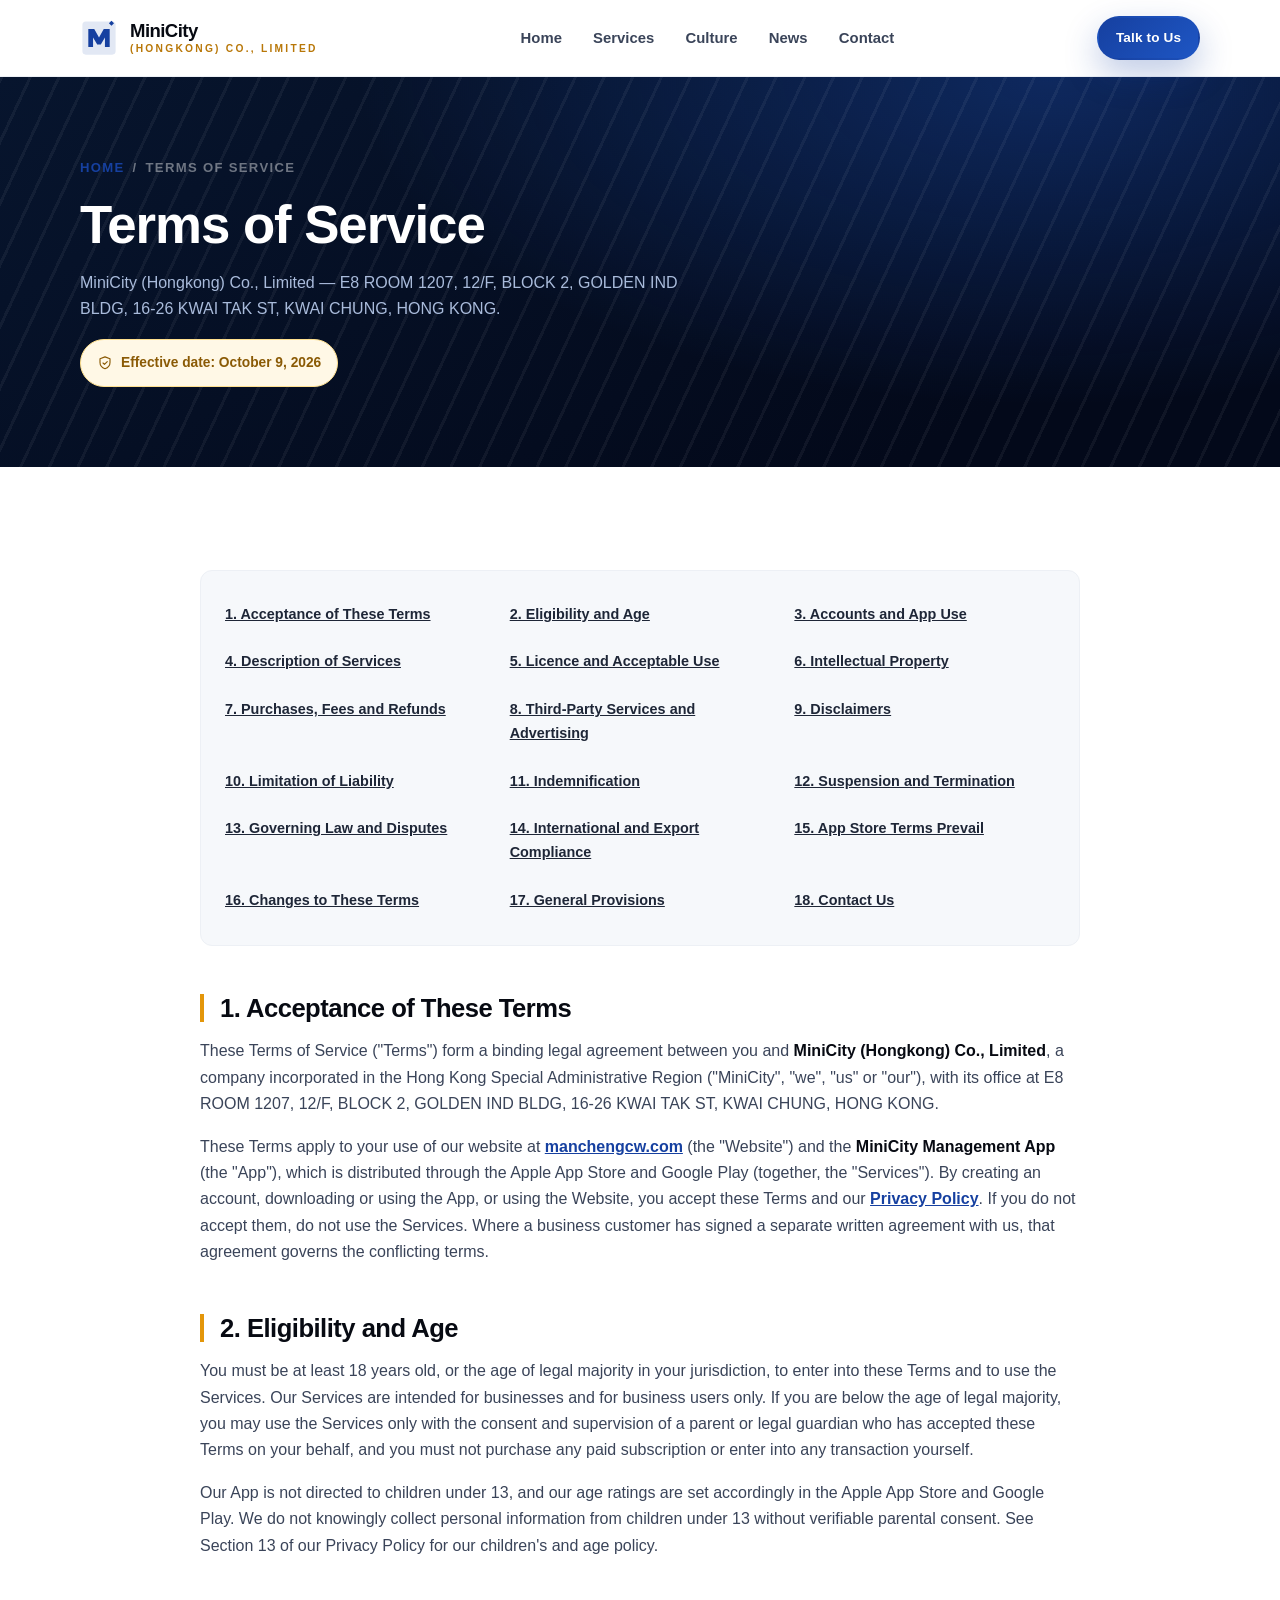
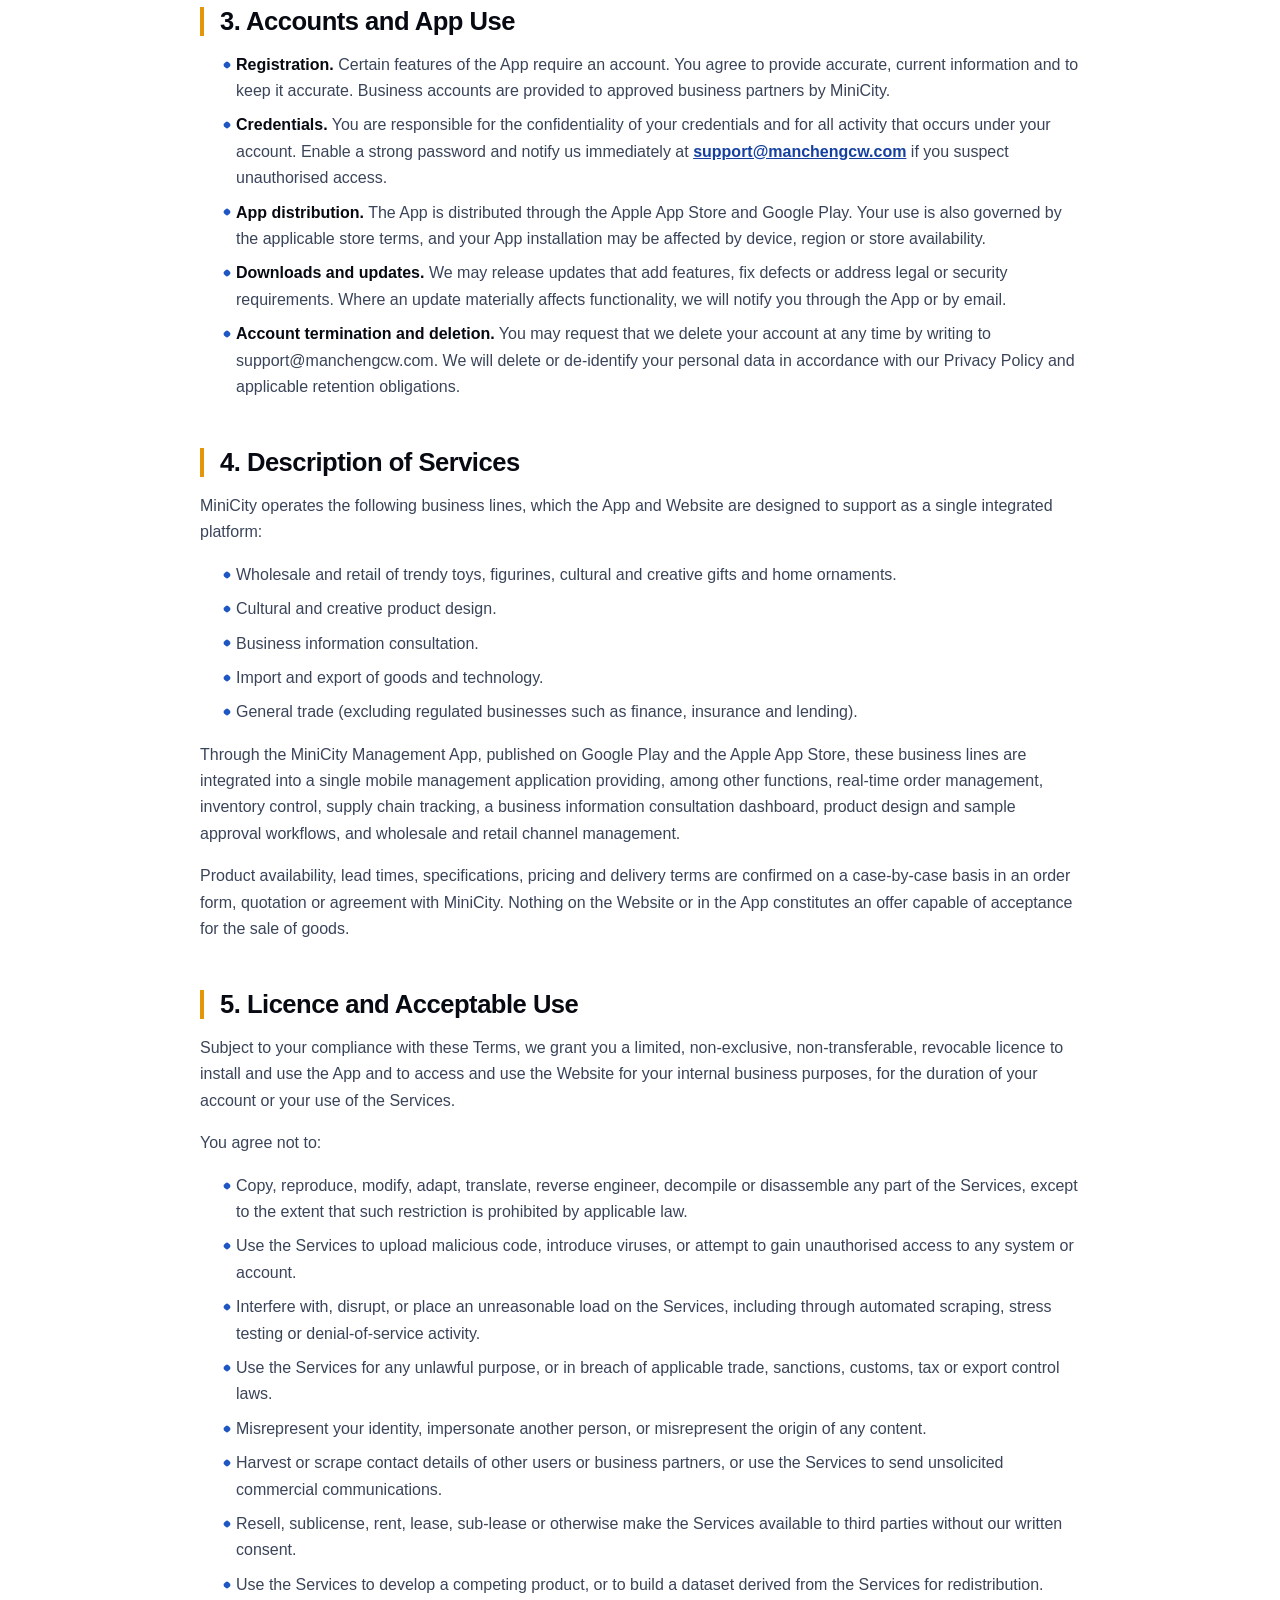
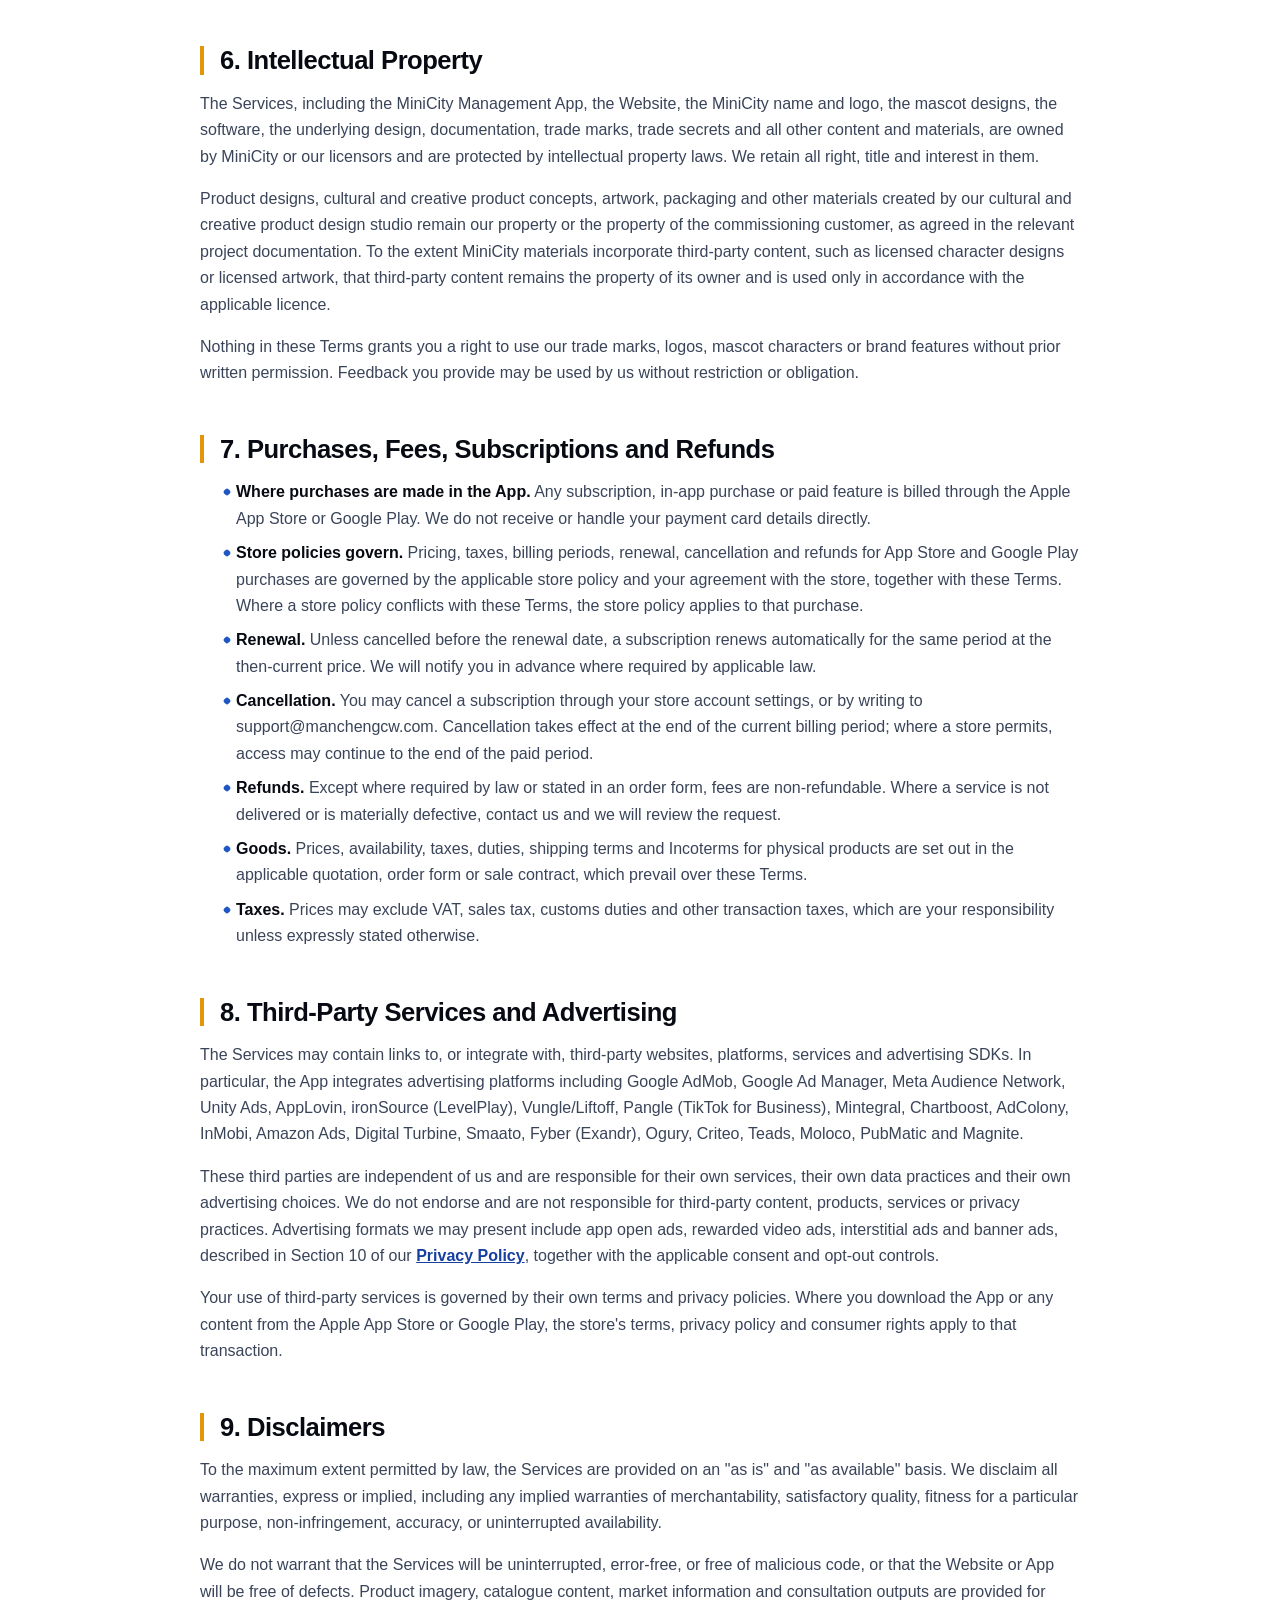
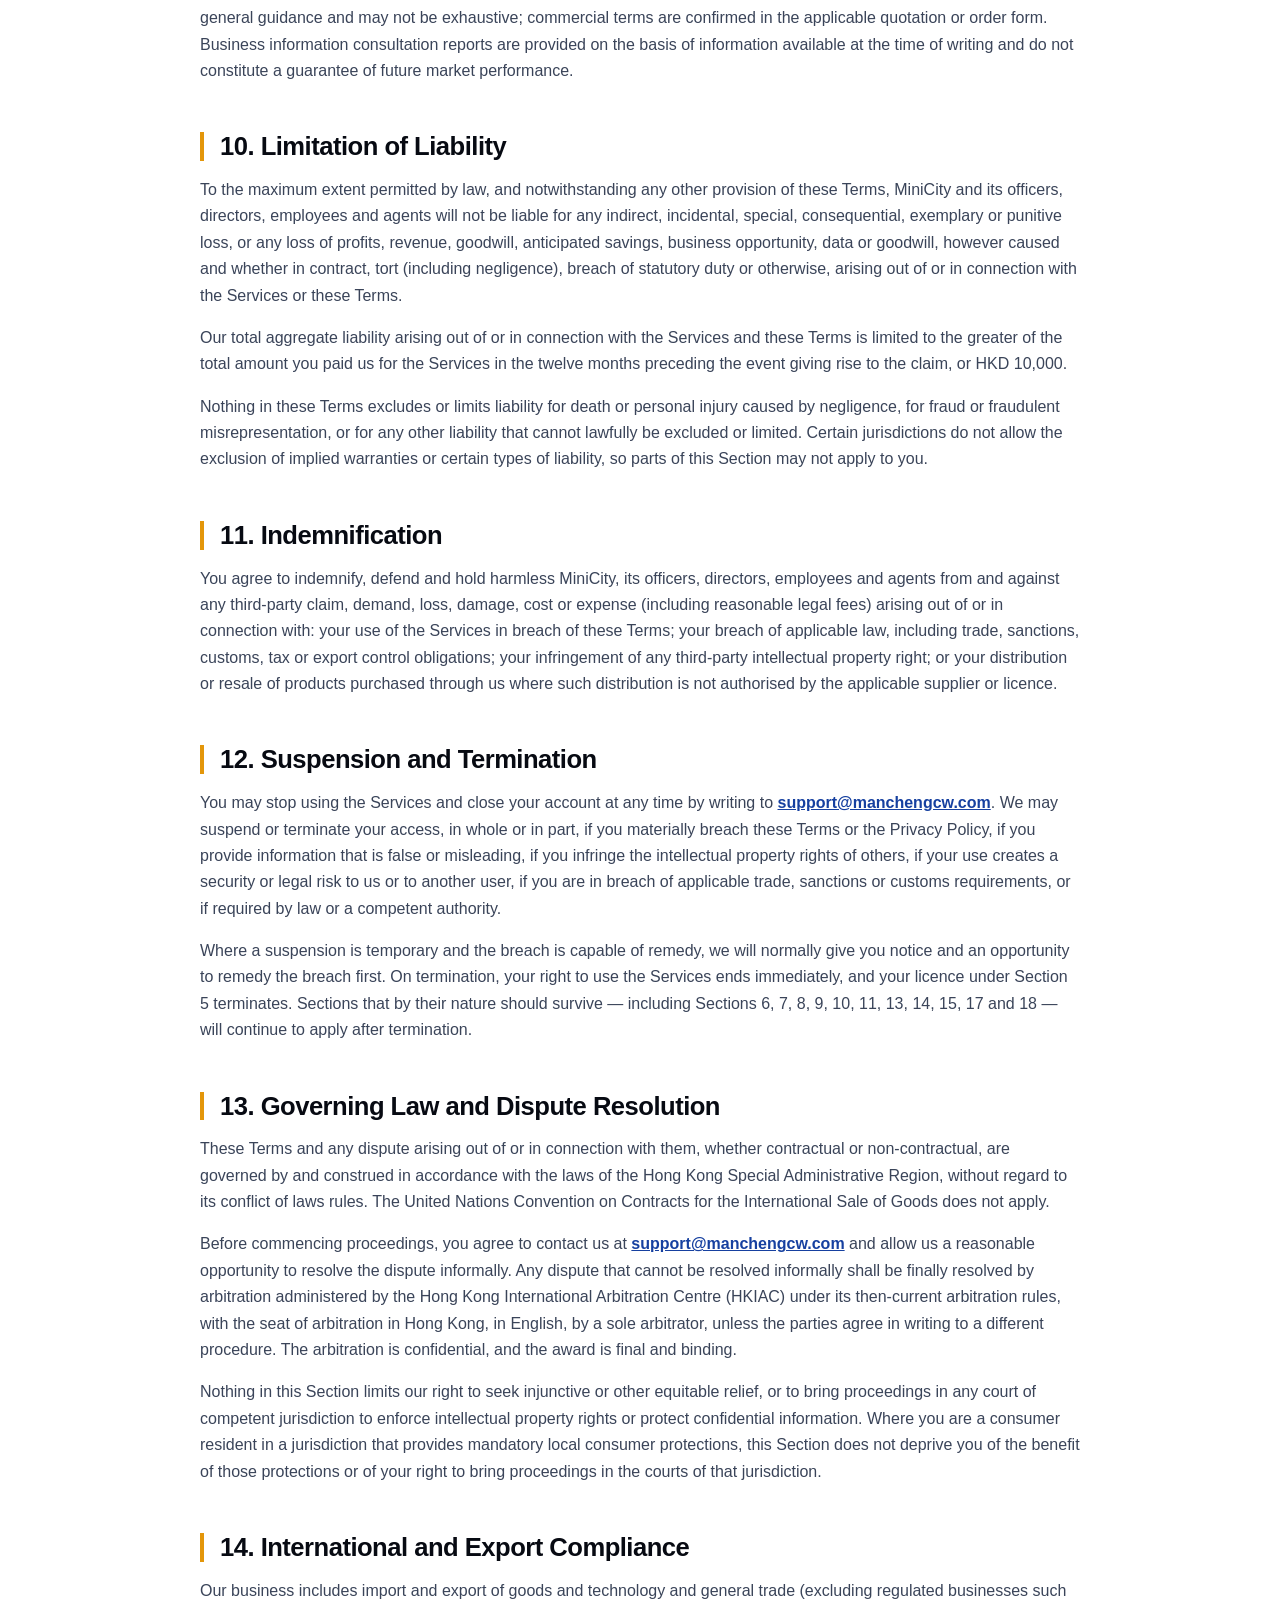
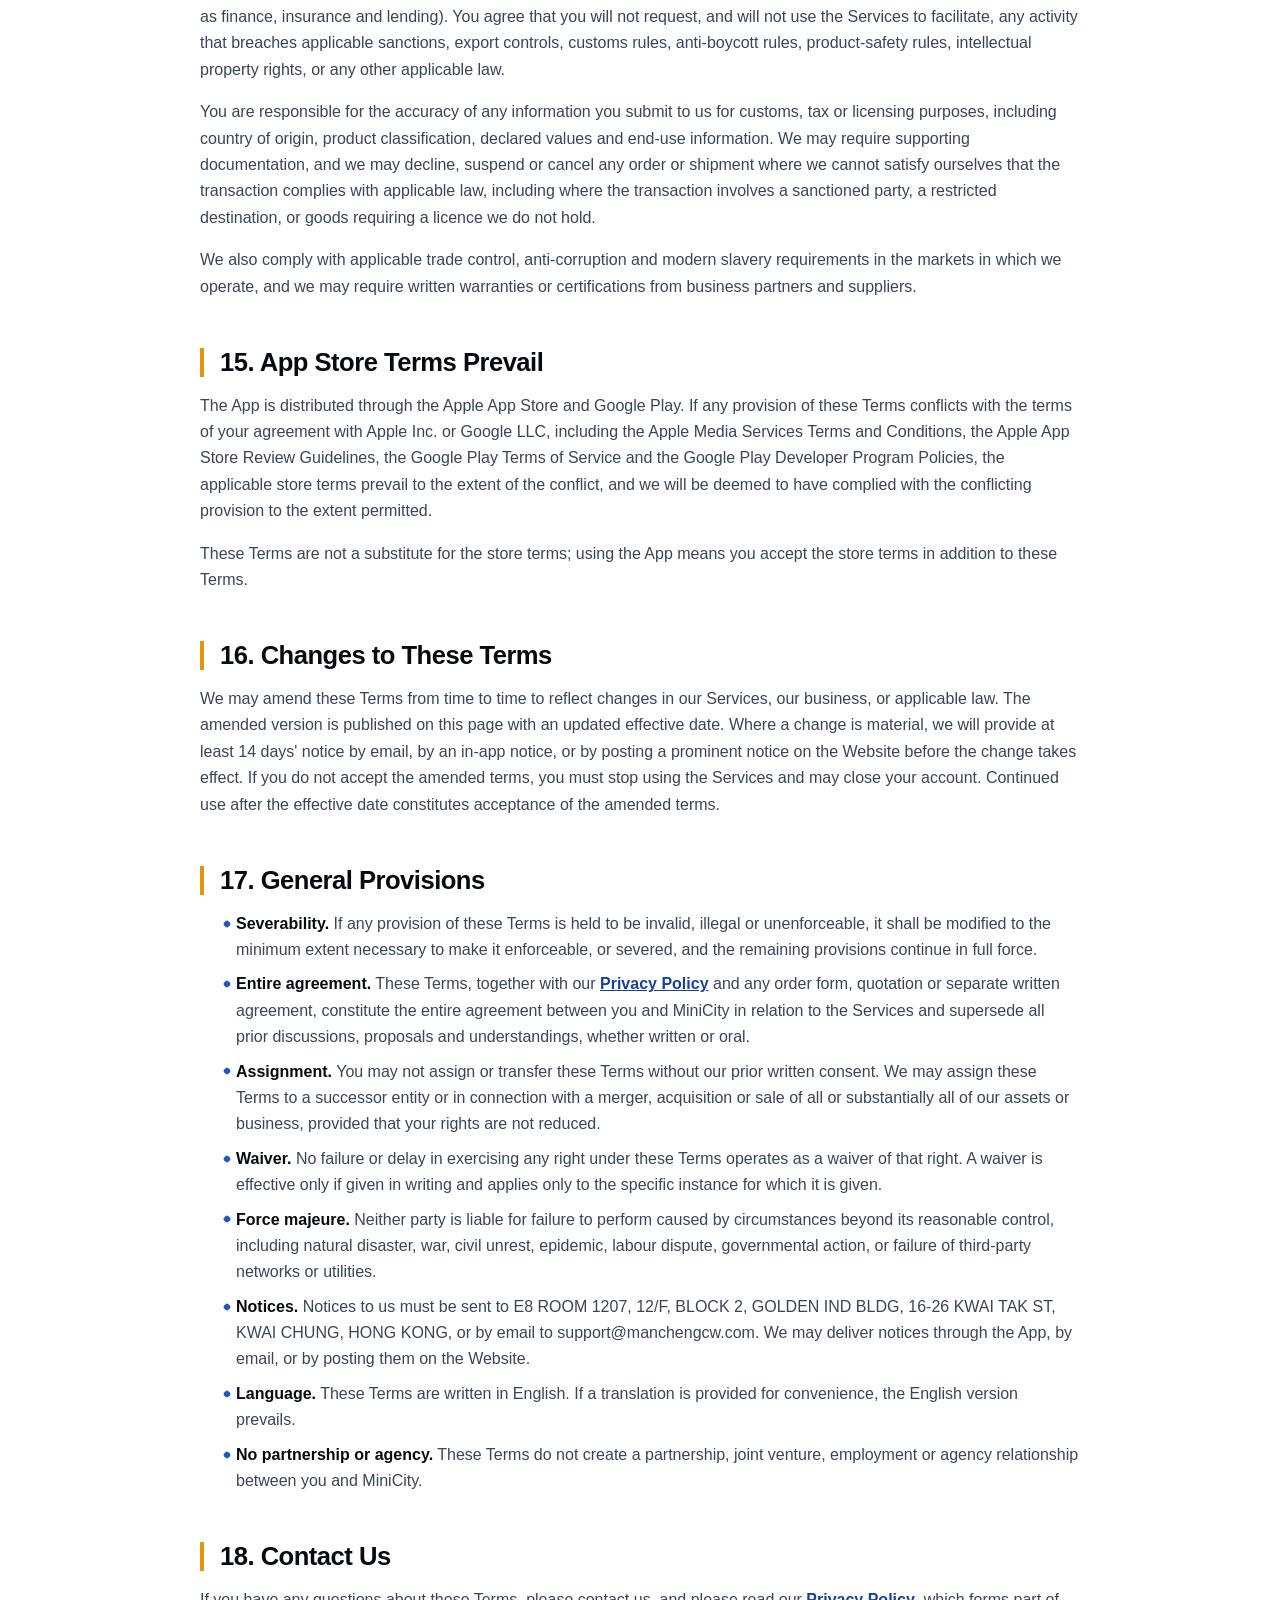
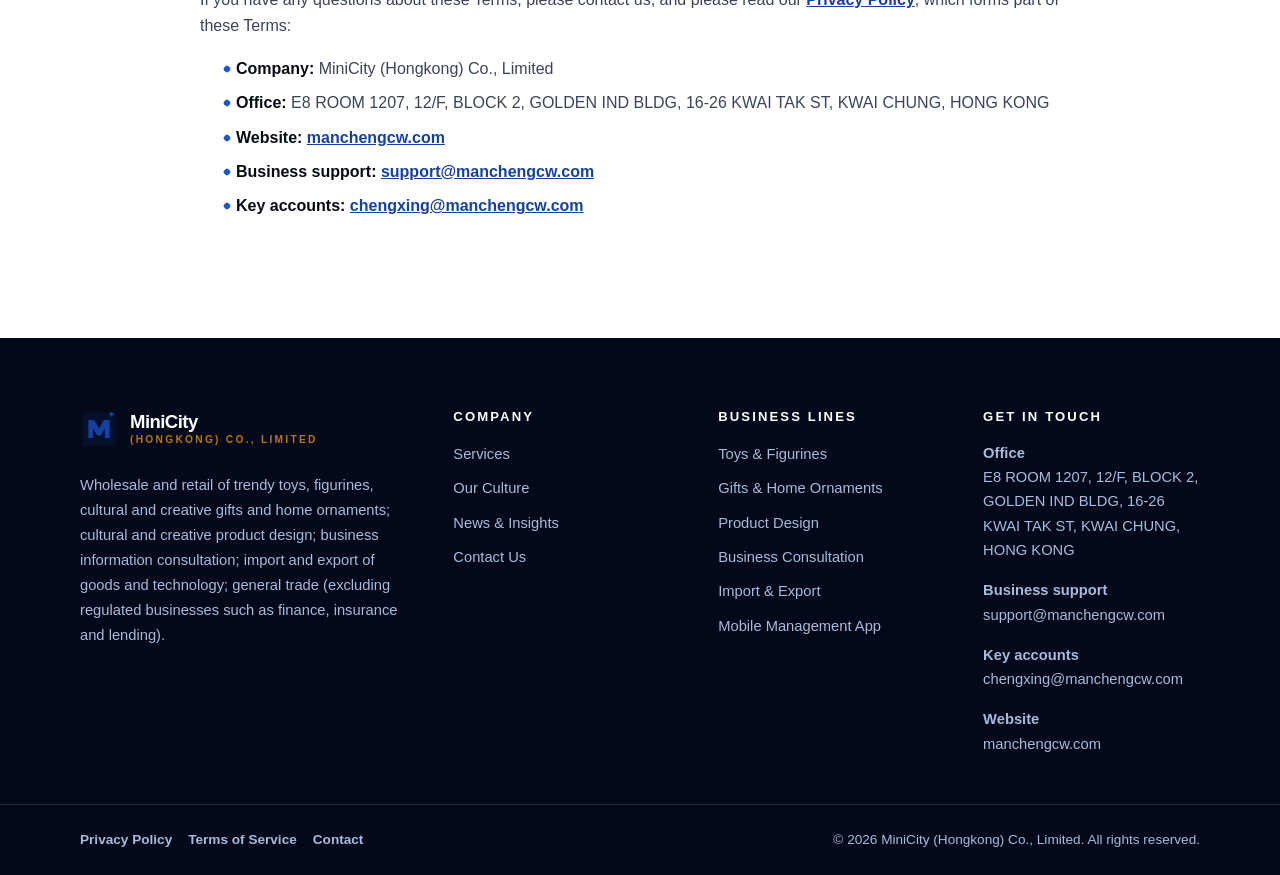
<file: terms.html>
<!DOCTYPE html>
<html lang="en">
<head>
  <meta charset="UTF-8">
  <meta name="viewport" content="width=device-width, initial-scale=1">
  <title>Terms of Service | MiniCity (Hongkong) Co., Limited</title>
  <meta name="description" content="Terms governing use of the MiniCity website and the MiniCity Management App, including licensing, purchases and subscriptions, third-party services, advertising, liability limits and Hong Kong governing law.">
  <link rel="canonical" href="https://manchengcw.com/terms.html">
  <meta property="og:title" content="Terms of Service | MiniCity (Hongkong) Co., Limited">
  <meta property="og:description" content="The terms that govern use of our website and the MiniCity Management App on Google Play and the Apple App Store.">
  <meta property="og:url" content="https://manchengcw.com/terms.html">
  <meta property="og:type" content="article">
  <meta property="og:site_name" content="MiniCity (Hongkong) Co., Limited">
  <meta name="twitter:card" content="summary">
  <meta name="twitter:title" content="Terms of Service — MiniCity (Hongkong) Co., Limited">
  <meta name="twitter:description" content="Governing law, licensing, purchases, third-party services and liability terms.">
  <link rel="stylesheet" href="css/style.css">
</head>
<body data-page="legal">

<header id="site-header"></header>

<main>
  <section class="page-hero">
    <div class="container">
      <nav class="breadcrumb" aria-label="Breadcrumb">
        <a href="/">Home</a> <span>/</span> <span>Terms of Service</span>
      </nav>
      <h1>Terms of Service</h1>
      <p>
        MiniCity (Hongkong) Co., Limited — E8 ROOM 1207, 12/F, BLOCK 2, GOLDEN IND BLDG,
        16-26 KWAI TAK ST, KWAI CHUNG, HONG KONG.
      </p>
      <p class="mt-1">
        <span class="legal-update">
          <svg class="icon-inline" viewBox="0 0 24 24" aria-hidden="true"><use href="#shield"></use></svg>
          Effective date: October 9, 2026
        </span>
      </p>
    </div>
  </section>

  <section class="section">
    <div class="container">
      <article class="legal">

        <nav class="legal-toc" aria-label="Contents">
          <a href="#t1">1. Acceptance of These Terms</a>
          <a href="#t2">2. Eligibility and Age</a>
          <a href="#t3">3. Accounts and App Use</a>
          <a href="#t4">4. Description of Services</a>
          <a href="#t5">5. Licence and Acceptable Use</a>
          <a href="#t6">6. Intellectual Property</a>
          <a href="#t7">7. Purchases, Fees and Refunds</a>
          <a href="#t8">8. Third-Party Services and Advertising</a>
          <a href="#t9">9. Disclaimers</a>
          <a href="#t10">10. Limitation of Liability</a>
          <a href="#t11">11. Indemnification</a>
          <a href="#t12">12. Suspension and Termination</a>
          <a href="#t13">13. Governing Law and Disputes</a>
          <a href="#t14">14. International and Export Compliance</a>
          <a href="#t15">15. App Store Terms Prevail</a>
          <a href="#t16">16. Changes to These Terms</a>
          <a href="#t17">17. General Provisions</a>
          <a href="#t18">18. Contact Us</a>
        </nav>

        <h2 id="t1">1. Acceptance of These Terms</h2>
        <p>
          These Terms of Service ("Terms") form a binding legal agreement between you and
          <strong>MiniCity (Hongkong) Co., Limited</strong>, a company incorporated in the Hong Kong
          Special Administrative Region ("MiniCity", "we", "us" or "our"), with its office at E8 ROOM 1207,
          12/F, BLOCK 2, GOLDEN IND BLDG, 16-26 KWAI TAK ST, KWAI CHUNG, HONG KONG.
        </p>
        <p>
          These Terms apply to your use of our website at
          <a href="https://manchengcw.com" rel="noopener">manchengcw.com</a> (the "Website") and the
          <strong>MiniCity Management App</strong> (the "App"), which is distributed through the Apple App
          Store and Google Play (together, the "Services"). By creating an account, downloading or using
          the App, or using the Website, you accept these Terms and our
          <a href="/privacy.html">Privacy Policy</a>. If you do not accept them, do not use the Services.
          Where a business customer has signed a separate written agreement with us, that agreement governs
          the conflicting terms.
        </p>

        <h2 id="t2">2. Eligibility and Age</h2>
        <p>
          You must be at least 18 years old, or the age of legal majority in your jurisdiction, to enter
          into these Terms and to use the Services. Our Services are intended for businesses and for
          business users only. If you are below the age of legal majority, you may use the Services only
          with the consent and supervision of a parent or legal guardian who has accepted these Terms on
          your behalf, and you must not purchase any paid subscription or enter into any transaction
          yourself.
        </p>
        <p>
          Our App is not directed to children under 13, and our age ratings are set accordingly in the
          Apple App Store and Google Play. We do not knowingly collect personal information from children
          under 13 without verifiable parental consent. See Section 13 of our Privacy Policy for our
          children's and age policy.
        </p>

        <h2 id="t3">3. Accounts and App Use</h2>
        <ul>
          <li>
            <strong>Registration.</strong> Certain features of the App require an account. You agree to
            provide accurate, current information and to keep it accurate. Business accounts are provided
            to approved business partners by MiniCity.
          </li>
          <li>
            <strong>Credentials.</strong> You are responsible for the confidentiality of your credentials
            and for all activity that occurs under your account. Enable a strong password and notify us
            immediately at <a href="mailto:support@manchengcw.com">support@manchengcw.com</a> if you
            suspect unauthorised access.
          </li>
          <li>
            <strong>App distribution.</strong> The App is distributed through the Apple App Store and Google
            Play. Your use is also governed by the applicable store terms, and your App installation may
            be affected by device, region or store availability.
          </li>
          <li>
            <strong>Downloads and updates.</strong> We may release updates that add features, fix defects
            or address legal or security requirements. Where an update materially affects functionality,
            we will notify you through the App or by email.
          </li>
          <li>
            <strong>Account termination and deletion.</strong> You may request that we delete your account
            at any time by writing to support@manchengcw.com. We will delete or de-identify your personal
            data in accordance with our Privacy Policy and applicable retention obligations.
          </li>
        </ul>

        <h2 id="t4">4. Description of Services</h2>
        <p>
          MiniCity operates the following business lines, which the App and Website are designed to
          support as a single integrated platform:
        </p>
        <ul>
          <li>Wholesale and retail of trendy toys, figurines, cultural and creative gifts and home ornaments.</li>
          <li>Cultural and creative product design.</li>
          <li>Business information consultation.</li>
          <li>Import and export of goods and technology.</li>
          <li>General trade (excluding regulated businesses such as finance, insurance and lending).</li>
        </ul>
        <p>
          Through the MiniCity Management App, published on Google Play and the Apple App Store, these
          business lines are integrated into a single mobile management application providing, among other
          functions, real-time order management, inventory control, supply chain tracking, a business
          information consultation dashboard, product design and sample approval workflows, and wholesale
          and retail channel management.
        </p>
        <p>
          Product availability, lead times, specifications, pricing and delivery terms are confirmed on a
          case-by-case basis in an order form, quotation or agreement with MiniCity. Nothing on the
          Website or in the App constitutes an offer capable of acceptance for the sale of goods.
        </p>

        <h2 id="t5">5. Licence and Acceptable Use</h2>
        <p>
          Subject to your compliance with these Terms, we grant you a limited, non-exclusive,
          non-transferable, revocable licence to install and use the App and to access and use the
          Website for your internal business purposes, for the duration of your account or your use of the
          Services.
        </p>
        <p>You agree not to:</p>
        <ul>
          <li>Copy, reproduce, modify, adapt, translate, reverse engineer, decompile or disassemble any part of the Services, except to the extent that such restriction is prohibited by applicable law.</li>
          <li>Use the Services to upload malicious code, introduce viruses, or attempt to gain unauthorised access to any system or account.</li>
          <li>Interfere with, disrupt, or place an unreasonable load on the Services, including through automated scraping, stress testing or denial-of-service activity.</li>
          <li>Use the Services for any unlawful purpose, or in breach of applicable trade, sanctions, customs, tax or export control laws.</li>
          <li>Misrepresent your identity, impersonate another person, or misrepresent the origin of any content.</li>
          <li>Harvest or scrape contact details of other users or business partners, or use the Services to send unsolicited commercial communications.</li>
          <li>Resell, sublicense, rent, lease, sub-lease or otherwise make the Services available to third parties without our written consent.</li>
          <li>Use the Services to develop a competing product, or to build a dataset derived from the Services for redistribution.</li>
        </ul>

        <h2 id="t6">6. Intellectual Property</h2>
        <p>
          The Services, including the MiniCity Management App, the Website, the MiniCity name and logo, the
          mascot designs, the software, the underlying design, documentation, trade marks, trade secrets
          and all other content and materials, are owned by MiniCity or our licensors and are protected by
          intellectual property laws. We retain all right, title and interest in them.
        </p>
        <p>
          Product designs, cultural and creative product concepts, artwork, packaging and other materials
          created by our cultural and creative product design studio remain our property or the property of
          the commissioning customer, as agreed in the relevant project documentation. To the extent
          MiniCity materials incorporate third-party content, such as licensed character designs or
          licensed artwork, that third-party content remains the property of its owner and is used only in
          accordance with the applicable licence.
        </p>
        <p>
          Nothing in these Terms grants you a right to use our trade marks, logos, mascot characters or
          brand features without prior written permission. Feedback you provide may be used by us without
          restriction or obligation.
        </p>

        <h2 id="t7">7. Purchases, Fees, Subscriptions and Refunds</h2>
        <ul>
          <li>
            <strong>Where purchases are made in the App.</strong> Any subscription, in-app purchase or
            paid feature is billed through the Apple App Store or Google Play. We do not receive or handle
            your payment card details directly.
          </li>
          <li>
            <strong>Store policies govern.</strong> Pricing, taxes, billing periods, renewal, cancellation
            and refunds for App Store and Google Play purchases are governed by the applicable store policy
            and your agreement with the store, together with these Terms. Where a store policy conflicts
            with these Terms, the store policy applies to that purchase.
          </li>
          <li>
            <strong>Renewal.</strong> Unless cancelled before the renewal date, a subscription renews
            automatically for the same period at the then-current price. We will notify you in advance
            where required by applicable law.
          </li>
          <li>
            <strong>Cancellation.</strong> You may cancel a subscription through your store account
            settings, or by writing to support@manchengcw.com. Cancellation takes effect at the end of the
            current billing period; where a store permits, access may continue to the end of the paid
            period.
          </li>
          <li>
            <strong>Refunds.</strong> Except where required by law or stated in an order form, fees are
            non-refundable. Where a service is not delivered or is materially defective, contact us and we
            will review the request.
          </li>
          <li>
            <strong>Goods.</strong> Prices, availability, taxes, duties, shipping terms and Incoterms for
            physical products are set out in the applicable quotation, order form or sale contract, which
            prevail over these Terms.
          </li>
          <li>
            <strong>Taxes.</strong> Prices may exclude VAT, sales tax, customs duties and other
            transaction taxes, which are your responsibility unless expressly stated otherwise.
          </li>
        </ul>

        <h2 id="t8">8. Third-Party Services and Advertising</h2>
        <p>
          The Services may contain links to, or integrate with, third-party websites, platforms, services
          and advertising SDKs. In particular, the App integrates advertising platforms including Google
          AdMob, Google Ad Manager, Meta Audience Network, Unity Ads, AppLovin, ironSource (LevelPlay),
          Vungle/Liftoff, Pangle (TikTok for Business), Mintegral, Chartboost, AdColony, InMobi, Amazon Ads,
          Digital Turbine, Smaato, Fyber (Exandr), Ogury, Criteo, Teads, Moloco, PubMatic and Magnite.
        </p>
        <p>
          These third parties are independent of us and are responsible for their own services, their own
          data practices and their own advertising choices. We do not endorse and are not responsible for
          third-party content, products, services or privacy practices. Advertising formats we may present
          include app open ads, rewarded video ads, interstitial ads and banner ads, described in
          Section 10 of our <a href="/privacy.html">Privacy Policy</a>, together with the applicable
          consent and opt-out controls.
        </p>
        <p>
          Your use of third-party services is governed by their own terms and privacy policies. Where you
          download the App or any content from the Apple App Store or Google Play, the store's terms,
          privacy policy and consumer rights apply to that transaction.
        </p>

        <h2 id="t9">9. Disclaimers</h2>
        <p>
          To the maximum extent permitted by law, the Services are provided on an "as is" and "as
          available" basis. We disclaim all warranties, express or implied, including any implied
          warranties of merchantability, satisfactory quality, fitness for a particular purpose,
          non-infringement, accuracy, or uninterrupted availability.
        </p>
        <p>
          We do not warrant that the Services will be uninterrupted, error-free, or free of malicious
          code, or that the Website or App will be free of defects. Product imagery, catalogue content,
          market information and consultation outputs are provided for general guidance and may not be
          exhaustive; commercial terms are confirmed in the applicable quotation or order form. Business
          information consultation reports are provided on the basis of information available at the time
          of writing and do not constitute a guarantee of future market performance.
        </p>

        <h2 id="t10">10. Limitation of Liability</h2>
        <p>
          To the maximum extent permitted by law, and notwithstanding any other provision of these Terms,
          MiniCity and its officers, directors, employees and agents will not be liable for any indirect,
          incidental, special, consequential, exemplary or punitive loss, or any loss of profits, revenue,
          goodwill, anticipated savings, business opportunity, data or goodwill, however caused and
          whether in contract, tort (including negligence), breach of statutory duty or otherwise, arising
          out of or in connection with the Services or these Terms.
        </p>
        <p>
          Our total aggregate liability arising out of or in connection with the Services and these Terms
          is limited to the greater of the total amount you paid us for the Services in the twelve months
          preceding the event giving rise to the claim, or HKD 10,000.
        </p>
        <p>
          Nothing in these Terms excludes or limits liability for death or personal injury caused by
          negligence, for fraud or fraudulent misrepresentation, or for any other liability that cannot
          lawfully be excluded or limited. Certain jurisdictions do not allow the exclusion of implied
          warranties or certain types of liability, so parts of this Section may not apply to you.
        </p>

        <h2 id="t11">11. Indemnification</h2>
        <p>
          You agree to indemnify, defend and hold harmless MiniCity, its officers, directors, employees and
          agents from and against any third-party claim, demand, loss, damage, cost or expense (including
          reasonable legal fees) arising out of or in connection with: your use of the Services in breach of
          these Terms; your breach of applicable law, including trade, sanctions, customs, tax or export
          control obligations; your infringement of any third-party intellectual property right; or your
          distribution or resale of products purchased through us where such distribution is not authorised
          by the applicable supplier or licence.
        </p>

        <h2 id="t12">12. Suspension and Termination</h2>
        <p>
          You may stop using the Services and close your account at any time by writing to
          <a href="mailto:support@manchengcw.com">support@manchengcw.com</a>. We may suspend or
          terminate your access, in whole or in part, if you materially breach these Terms or the
          Privacy Policy, if you provide information that is false or misleading, if you infringe the
          intellectual property rights of others, if your use creates a security or legal risk to us or to
          another user, if you are in breach of applicable trade, sanctions or customs requirements, or if
          required by law or a competent authority.
        </p>
        <p>
          Where a suspension is temporary and the breach is capable of remedy, we will normally give you
          notice and an opportunity to remedy the breach first. On termination, your right to use the
          Services ends immediately, and your licence under Section 5 terminates. Sections that by their
          nature should survive — including Sections 6, 7, 8, 9, 10, 11, 13, 14, 15, 17 and 18 — will
          continue to apply after termination.
        </p>

        <h2 id="t13">13. Governing Law and Dispute Resolution</h2>
        <p>
          These Terms and any dispute arising out of or in connection with them, whether contractual or
          non-contractual, are governed by and construed in accordance with the laws of the Hong Kong
          Special Administrative Region, without regard to its conflict of laws rules. The United Nations
          Convention on Contracts for the International Sale of Goods does not apply.
        </p>
        <p>
          Before commencing proceedings, you agree to contact us at
          <a href="mailto:support@manchengcw.com">support@manchengcw.com</a> and allow us a reasonable
          opportunity to resolve the dispute informally. Any dispute that cannot be resolved informally
          shall be finally resolved by arbitration administered by the Hong Kong International Arbitration
          Centre (HKIAC) under its then-current arbitration rules, with the seat of arbitration in Hong
          Kong, in English, by a sole arbitrator, unless the parties agree in writing to a different
          procedure. The arbitration is confidential, and the award is final and binding.
        </p>
        <p>
          Nothing in this Section limits our right to seek injunctive or other equitable relief, or to
          bring proceedings in any court of competent jurisdiction to enforce intellectual property rights
          or protect confidential information. Where you are a consumer resident in a jurisdiction that
          provides mandatory local consumer protections, this Section does not deprive you of the benefit
          of those protections or of your right to bring proceedings in the courts of that jurisdiction.
        </p>

        <h2 id="t14">14. International and Export Compliance</h2>
        <p>
          Our business includes import and export of goods and technology and general trade (excluding
          regulated businesses such as finance, insurance and lending). You agree that you will not
          request, and will not use the Services to facilitate, any activity that breaches applicable
          sanctions, export controls, customs rules, anti-boycott rules, product-safety rules,
          intellectual property rights, or any other applicable law.
        </p>
        <p>
          You are responsible for the accuracy of any information you submit to us for customs, tax or
          licensing purposes, including country of origin, product classification, declared values and
          end-use information. We may require supporting documentation, and we may decline, suspend or
          cancel any order or shipment where we cannot satisfy ourselves that the transaction complies with
          applicable law, including where the transaction involves a sanctioned party, a restricted
          destination, or goods requiring a licence we do not hold.
        </p>
        <p>
          We also comply with applicable trade control, anti-corruption and modern slavery requirements in
          the markets in which we operate, and we may require written warranties or certifications from
          business partners and suppliers.
        </p>

        <h2 id="t15">15. App Store Terms Prevail</h2>
        <p>
          The App is distributed through the Apple App Store and Google Play. If any provision of these
          Terms conflicts with the terms of your agreement with Apple Inc. or Google LLC, including the
          Apple Media Services Terms and Conditions, the Apple App Store Review Guidelines, the Google
          Play Terms of Service and the Google Play Developer Program Policies, the applicable store terms
          prevail to the extent of the conflict, and we will be deemed to have complied with the
          conflicting provision to the extent permitted.
        </p>
        <p>
          These Terms are not a substitute for the store terms; using the App means you accept the store
          terms in addition to these Terms.
        </p>

        <h2 id="t16">16. Changes to These Terms</h2>
        <p>
          We may amend these Terms from time to time to reflect changes in our Services, our business, or
          applicable law. The amended version is published on this page with an updated effective date.
          Where a change is material, we will provide at least 14 days' notice by email, by an in-app
          notice, or by posting a prominent notice on the Website before the change takes effect. If you do
          not accept the amended terms, you must stop using the Services and may close your account.
          Continued use after the effective date constitutes acceptance of the amended terms.
        </p>

        <h2 id="t17">17. General Provisions</h2>
        <ul>
          <li><strong>Severability.</strong> If any provision of these Terms is held to be invalid, illegal or unenforceable, it shall be modified to the minimum extent necessary to make it enforceable, or severed, and the remaining provisions continue in full force.</li>
          <li><strong>Entire agreement.</strong> These Terms, together with our <a href="/privacy.html">Privacy Policy</a> and any order form, quotation or separate written agreement, constitute the entire agreement between you and MiniCity in relation to the Services and supersede all prior discussions, proposals and understandings, whether written or oral.</li>
          <li><strong>Assignment.</strong> You may not assign or transfer these Terms without our prior written consent. We may assign these Terms to a successor entity or in connection with a merger, acquisition or sale of all or substantially all of our assets or business, provided that your rights are not reduced.</li>
          <li><strong>Waiver.</strong> No failure or delay in exercising any right under these Terms operates as a waiver of that right. A waiver is effective only if given in writing and applies only to the specific instance for which it is given.</li>
          <li><strong>Force majeure.</strong> Neither party is liable for failure to perform caused by circumstances beyond its reasonable control, including natural disaster, war, civil unrest, epidemic, labour dispute, governmental action, or failure of third-party networks or utilities.</li>
          <li><strong>Notices.</strong> Notices to us must be sent to E8 ROOM 1207, 12/F, BLOCK 2, GOLDEN IND BLDG, 16-26 KWAI TAK ST, KWAI CHUNG, HONG KONG, or by email to support@manchengcw.com. We may deliver notices through the App, by email, or by posting them on the Website.</li>
          <li><strong>Language.</strong> These Terms are written in English. If a translation is provided for convenience, the English version prevails.</li>
          <li><strong>No partnership or agency.</strong> These Terms do not create a partnership, joint venture, employment or agency relationship between you and MiniCity.</li>
        </ul>

        <h2 id="t18">18. Contact Us</h2>
        <p>
          If you have any questions about these Terms, please contact us, and please read our
          <a href="/privacy.html">Privacy Policy</a>, which forms part of these Terms:
        </p>
        <ul>
          <li><strong>Company:</strong> MiniCity (Hongkong) Co., Limited</li>
          <li><strong>Office:</strong> E8 ROOM 1207, 12/F, BLOCK 2, GOLDEN IND BLDG, 16-26 KWAI TAK ST, KWAI CHUNG, HONG KONG</li>
          <li><strong>Website:</strong> <a href="https://manchengcw.com" rel="noopener">manchengcw.com</a></li>
          <li><strong>Business support:</strong> <a href="mailto:support@manchengcw.com">support@manchengcw.com</a></li>
          <li><strong>Key accounts:</strong> <a href="mailto:chengxing@manchengcw.com">chengxing@manchengcw.com</a></li>
        </ul>

      </article>
    </div>
  </section>
</main>

<footer id="site-footer"></footer>

<script src="js/main.js" defer></script>
</body>
</html>
</file>
<file: css/style.css>
/* ==========================================================================
   MiniCity (Hongkong) Co., Limited — Global Corporate Site
   Single stylesheet for the entire site  [Reuse-A]
   Design system: bold automotive energy — deep blue, amber accent,
   carbon surfaces, angular geometry, motion-rich, playful-professional.
   No external presets, no frameworks, no third-party assets.
   ========================================================================== */

/* --------------------------------------------------------------------------
   1. DESIGN TOKENS
   -------------------------------------------------------------------------- */
:root {
  /* Brand — deep automotive blue ramp */
  --brand-950: #03091a;
  --brand-900: #07152e;
  --brand-800: #0b2149;
  --brand-700: #102f6e;
  --brand-600: #1640a0;
  --brand-500: #1e56c4;
  --brand-400: #3c79e8;
  --brand-300: #7fa8f4;
  --brand-200: #b9cff9;
  --brand-100: #e2ebfc;
  --brand-050: #f3f7fe;

  /* Accent — amber / racing gold */
  --gold-700: #8a5a05;
  --gold-600: #b87708;
  --gold-500: #e3960a;
  --gold-400: #f5b324;
  --gold-300: #ffc94d;
  --gold-200: #ffe08f;
  --gold-100: #fff0cc;
  --gold-050: #fff8e6;

  /* Neutrals — carbon / graphite */
  --ink-900: #070a12;
  --ink-800: #111725;
  --ink-700: #1e2637;
  --ink-600: #3a4459;
  --ink-500: #5c6780;
  --ink-400: #8a94a8;
  --ink-300: #b9c1cf;
  --ink-200: #dce1ea;
  --ink-100: #edf0f5;
  --paper: #ffffff;
  --paper-alt: #f6f8fb;

  /* Semantic */
  --bg-body: var(--paper);
  --bg-soft: var(--paper-alt);
  --bg-deep: var(--brand-950);
  --text-strong: var(--ink-900);
  --text-body: var(--ink-600);
  --text-muted: var(--ink-500);
  --text-invert: #f2f6ff;
  --text-invert-muted: #a9bbdb;
  --line: var(--ink-200);
  --line-soft: var(--ink-100);
  --line-invert: rgba(255, 255, 255, 0.14);

  /* Spacing scale */
  --sp-1: 0.25rem;
  --sp-2: 0.5rem;
  --sp-3: 0.75rem;
  --sp-4: 1rem;
  --sp-5: 1.5rem;
  --sp-6: 2rem;
  --sp-7: 3rem;
  --sp-8: 4rem;
  --sp-9: 6rem;
  --sp-10: 8rem;

  /* Radius */
  --r-xs: 4px;
  --r-sm: 8px;
  --r-md: 12px;
  --r-lg: 18px;
  --r-xl: 28px;
  --r-pill: 999px;

  /* Shadows */
  --sh-1: 0 1px 2px rgba(7, 10, 18, 0.06), 0 1px 3px rgba(7, 10, 18, 0.05);
  --sh-2: 0 4px 12px rgba(7, 10, 18, 0.07), 0 2px 4px rgba(7, 10, 18, 0.04);
  --sh-3: 0 12px 28px rgba(7, 10, 18, 0.1), 0 4px 10px rgba(7, 10, 18, 0.05);
  --sh-4: 0 24px 60px rgba(7, 10, 18, 0.16), 0 8px 20px rgba(7, 10, 18, 0.08);
  --sh-brand: 0 14px 34px rgba(22, 64, 160, 0.28);
  --sh-gold: 0 14px 34px rgba(227, 150, 10, 0.3);

  /* Motion */
  --t-fast: 160ms;
  --t-mid: 320ms;
  --t-slow: 560ms;
  --t-slower: 900ms;
  --ease-out: cubic-bezier(0.16, 0.84, 0.44, 1);
  --ease-in-out: cubic-bezier(0.65, 0, 0.35, 1);
  --ease-spring: cubic-bezier(0.34, 1.42, 0.64, 1);

  /* Layout */
  --container: 1200px;
  --container-wide: 1380px;
  --gutter: clamp(1.25rem, 4vw, 2.5rem);
  --header-h: 76px;

  /* Z-index */
  --z-base: 1;
  --z-sticky: 50;
  --z-header: 100;
  --z-top: 120;
  --z-menu: 200;
  --z-toast: 400;
}

/* --------------------------------------------------------------------------
   2. RESET + BASE TYPOGRAPHY
   -------------------------------------------------------------------------- */
*,
*::before,
*::after { box-sizing: border-box; }

* { margin: 0; }

html {
  -webkit-text-size-adjust: 100%;
  scroll-behavior: smooth;
  scroll-padding-top: calc(var(--header-h) + 16px);
}

body {
  background: var(--bg-body);
  color: var(--text-body);
  font-family: "Segoe UI", "Helvetica Neue", -apple-system, BlinkMacSystemFont,
    "PingFang SC", "Microsoft YaHei", Roboto, Arial, sans-serif;
  font-size: 1rem;
  line-height: 1.65;
  -webkit-font-smoothing: antialiased;
  -moz-osx-font-smoothing: grayscale;
  overflow-x: hidden;
}

img,
svg,
video { display: block; max-width: 100%; }

img { height: auto; }

input,
button,
textarea,
select { font: inherit; color: inherit; }

button { background: none; border: 0; cursor: pointer; }

a { color: var(--brand-600); text-decoration: none; transition: color var(--t-fast) var(--ease-out); }
a:hover { color: var(--brand-500); }

ul, ol { padding: 0; list-style: none; }

h1, h2, h3, h4, h5, h6 {
  color: var(--text-strong);
  font-weight: 800;
  line-height: 1.12;
  letter-spacing: -0.02em;
}

p { margin: 0 0 var(--sp-4); }
p:last-child { margin-bottom: 0; }

::selection { background: var(--brand-600); color: #fff; }

/* --------------------------------------------------------------------------
   3. LAYOUT PRIMITIVES
   -------------------------------------------------------------------------- */
.container {
  width: 100%;
  max-width: var(--container);
  margin-inline: auto;
  padding-inline: var(--gutter);
}

.container-wide {
  width: 100%;
  max-width: var(--container-wide);
  margin-inline: auto;
  padding-inline: var(--gutter);
}

.section { padding-block: clamp(3.5rem, 8vw, 7rem); }
.section-sm { padding-block: clamp(2.5rem, 5vw, 4rem); }
.section-tint { background: var(--bg-soft); }
.section-deep {
  background:
    radial-gradient(120% 120% at 80% 0%, rgba(30, 86, 196, 0.34) 0%, transparent 55%),
    linear-gradient(165deg, var(--brand-900) 0%, var(--brand-950) 100%);
  color: var(--text-invert);
}
.section-deep h1,
.section-deep h2,
.section-deep h3,
.section-deep h4 { color: #fff; }
.section-deep p { color: var(--text-invert-muted); }

.section-head { max-width: 720px; margin-bottom: var(--sp-7); }
.section-head.center { margin-inline: auto; text-align: center; }

.eyebrow {
  display: inline-flex;
  align-items: center;
  gap: var(--sp-2);
  margin-bottom: var(--sp-3);
  color: var(--gold-600);
  font-size: 0.78rem;
  font-weight: 800;
  letter-spacing: 0.18em;
  text-transform: uppercase;
}
.eyebrow::before {
  content: "";
  width: 26px;
  height: 3px;
  border-radius: var(--r-pill);
  background: linear-gradient(90deg, var(--gold-500), var(--brand-500));
}
.section-head.center .eyebrow { justify-content: center; }

.section-title { font-size: clamp(1.85rem, 4.2vw, 3rem); }
.section-sub { margin-top: var(--sp-4); font-size: 1.06rem; }

.lead { font-size: 1.12rem; color: var(--text-muted); }
.text-center { text-align: center; }
.sr-only {
  position: absolute;
  width: 1px; height: 1px;
  padding: 0; margin: -1px;
  overflow: hidden;
  clip: rect(0 0 0 0);
  white-space: nowrap;
  border: 0;
}

/* Grid utilities */
.grid { display: grid; gap: var(--sp-5); }
.grid-2 { grid-template-columns: repeat(2, minmax(0, 1fr)); }
.grid-3 { grid-template-columns: repeat(3, minmax(0, 1fr)); }
.grid-4 { grid-template-columns: repeat(4, minmax(0, 1fr)); }
.grid-auto { grid-template-columns: repeat(auto-fit, minmax(260px, 1fr)); }

.cluster { display: flex; flex-wrap: wrap; gap: var(--sp-3); align-items: center; }
.between { display: flex; align-items: center; justify-content: space-between; gap: var(--sp-4); }
.stack > * + * { margin-top: var(--sp-4); }

/* --------------------------------------------------------------------------
   4. BUTTONS, BADGES, TAGS
   -------------------------------------------------------------------------- */
.btn {
  display: inline-flex;
  align-items: center;
  justify-content: center;
  gap: var(--sp-2);
  padding: 0.82rem 1.5rem;
  border: 2px solid transparent;
  border-radius: var(--r-pill);
  font-size: 0.94rem;
  font-weight: 700;
  letter-spacing: 0.01em;
  white-space: nowrap;
  cursor: pointer;
  transition: transform var(--t-mid) var(--ease-spring),
    box-shadow var(--t-mid) var(--ease-out),
    background-color var(--t-mid) var(--ease-out),
    border-color var(--t-mid) var(--ease-out),
    color var(--t-mid) var(--ease-out);
}
.btn svg { width: 18px; height: 18px; flex: none; }
.btn:hover { transform: translateY(-2px); }
.btn:active { transform: translateY(0); }

.btn-primary {
  background: linear-gradient(135deg, var(--brand-600), var(--brand-500));
  color: #fff;
  box-shadow: var(--sh-brand);
}
.btn-primary:hover { color: #fff; box-shadow: 0 18px 40px rgba(22, 64, 160, 0.38); }

.btn-gold {
  background: linear-gradient(135deg, var(--gold-500), var(--gold-400));
  color: var(--brand-950);
  box-shadow: var(--sh-gold);
}
.btn-gold:hover { color: var(--brand-950); }

.btn-ghost {
  background: transparent;
  border-color: var(--line);
  color: var(--text-strong);
}
.btn-ghost:hover { border-color: var(--brand-500); color: var(--brand-600); background: var(--brand-050); }

.btn-invert {
  background: rgba(255, 255, 255, 0.08);
  border-color: var(--line-invert);
  color: #fff;
  backdrop-filter: blur(6px);
}
.btn-invert:hover { background: rgba(255, 255, 255, 0.16); color: #fff; }

.btn-sm { padding: 0.55rem 1.05rem; font-size: 0.85rem; }
.btn-lg { padding: 1rem 1.9rem; font-size: 1rem; }
.btn-block { width: 100%; }

.badge {
  display: inline-flex;
  align-items: center;
  gap: var(--sp-2);
  padding: 0.35rem 0.8rem;
  border-radius: var(--r-pill);
  background: var(--brand-050);
  color: var(--brand-700);
  font-size: 0.74rem;
  font-weight: 800;
  letter-spacing: 0.08em;
  text-transform: uppercase;
}
.badge-gold { background: var(--gold-050); color: var(--gold-700); }
.badge-dark { background: rgba(255, 255, 255, 0.1); color: #dce6fb; }
.badge-dot::before {
  content: "";
  width: 7px; height: 7px;
  border-radius: 50%;
  background: currentColor;
  animation: pulse 2.2s var(--ease-in-out) infinite;
}

.tag {
  display: inline-block;
  padding: 0.3rem 0.7rem;
  border-radius: var(--r-sm);
  background: var(--ink-100);
  color: var(--ink-600);
  font-size: 0.78rem;
  font-weight: 700;
}

/* --------------------------------------------------------------------------
   5. CARDS + MEDIA
   -------------------------------------------------------------------------- */
.card {
  position: relative;
  display: flex;
  flex-direction: column;
  padding: var(--sp-6);
  border: 1px solid var(--line-soft);
  border-radius: var(--r-lg);
  background: var(--paper);
  box-shadow: var(--sh-1);
  overflow: hidden;
  transition: transform var(--t-mid) var(--ease-out),
    box-shadow var(--t-mid) var(--ease-out),
    border-color var(--t-mid) var(--ease-out);
}
.card::after {
  content: "";
  position: absolute;
  inset: auto 0 0 0;
  height: 3px;
  background: linear-gradient(90deg, var(--brand-500), var(--gold-500));
  transform: scaleX(0);
  transform-origin: left;
  transition: transform var(--t-slow) var(--ease-out);
}
.card:hover {
  transform: translateY(-6px);
  box-shadow: var(--sh-3);
  border-color: var(--brand-200);
}
.card:hover::after { transform: scaleX(1); }

.card-link { color: inherit; }
.card-link:hover { color: inherit; }

.card-title { font-size: 1.2rem; margin-bottom: var(--sp-2); }
.card-text { color: var(--text-muted); font-size: 0.95rem; }
.card-foot { margin-top: auto; padding-top: var(--sp-4); }

.icon-badge {
  display: inline-flex;
  align-items: center;
  justify-content: center;
  width: 54px; height: 54px;
  margin-bottom: var(--sp-4);
  border-radius: var(--r-md);
  background: linear-gradient(135deg, var(--brand-600), var(--brand-400));
  color: #fff;
  box-shadow: var(--sh-brand);
}
.icon-badge svg { width: 26px; height: 26px; }
.icon-badge-gold { background: linear-gradient(135deg, var(--gold-500), var(--gold-300)); color: var(--brand-950); box-shadow: var(--sh-gold); }

.media {
  position: relative;
  overflow: hidden;
  border-radius: var(--r-md);
  background:
    linear-gradient(135deg, var(--brand-800) 0%, var(--brand-600) 55%, var(--gold-500) 130%);
}
.media::before {
  content: "";
  position: absolute;
  inset: 0;
  background-image: repeating-linear-gradient(
    115deg,
    rgba(255, 255, 255, 0.07) 0 2px,
    transparent 2px 22px
  );
}
.media img {
  position: relative;
  width: 100%;
  height: 100%;
  object-fit: cover;
  transition: transform var(--t-slower) var(--ease-out);
}
.media img.is-broken { opacity: 0; }
.media-16x9 { aspect-ratio: 16 / 9; }
.media-4x3 { aspect-ratio: 4 / 3; }
.media-1x1 { aspect-ratio: 1 / 1; }
.media-3x4 { aspect-ratio: 3 / 4; }
.card:hover .media img { transform: scale(1.06); }

/* --------------------------------------------------------------------------
   6. SITE HEADER  [Reuse-C styling]
   -------------------------------------------------------------------------- */
.site-header {
  position: sticky;
  top: 0;
  z-index: var(--z-header);
  background: rgba(255, 255, 255, 0.88);
  border-bottom: 1px solid var(--line-soft);
  backdrop-filter: saturate(160%) blur(14px);
  transition: box-shadow var(--t-mid) var(--ease-out),
    background-color var(--t-mid) var(--ease-out);
}
.site-header.is-stuck {
  box-shadow: var(--sh-2);
  background: rgba(255, 255, 255, 0.97);
}
.header-inner {
  display: flex;
  align-items: center;
  justify-content: space-between;
  gap: var(--sp-5);
  min-height: var(--header-h);
}

.brand {
  display: inline-flex;
  align-items: center;
  gap: var(--sp-3);
  color: var(--text-strong);
}
.brand:hover { color: var(--text-strong); }
.brand-mark {
  width: 38px; height: 38px;
  color: var(--brand-600);
  transition: transform var(--t-mid) var(--ease-spring);
}
.brand:hover .brand-mark { transform: rotate(-8deg) scale(1.06); }
.brand-text {
  display: flex;
  flex-direction: column;
  line-height: 1;
}
.brand-text strong {
  font-size: 1.16rem;
  font-weight: 900;
  letter-spacing: -0.03em;
}
.brand-text span {
  margin-top: 3px;
  font-size: 0.64rem;
  font-weight: 700;
  letter-spacing: 0.22em;
  text-transform: uppercase;
  color: var(--gold-600);
}

.nav { display: flex; align-items: center; gap: var(--sp-1); }
.nav a {
  position: relative;
  padding: 0.5rem 0.85rem;
  border-radius: var(--r-sm);
  color: var(--ink-600);
  font-size: 0.93rem;
  font-weight: 700;
}
.nav a::after {
  content: "";
  position: absolute;
  left: 0.85rem; right: 0.85rem; bottom: 0.25rem;
  height: 2px;
  border-radius: 2px;
  background: var(--gold-500);
  transform: scaleX(0);
  transform-origin: left;
  transition: transform var(--t-mid) var(--ease-out);
}
.nav a:hover { color: var(--brand-600); }
.nav a:hover::after,
.nav a.is-active::after { transform: scaleX(1); }
.nav a.is-active { color: var(--brand-700); }

.header-actions { display: flex; align-items: center; gap: var(--sp-3); }

.nav-toggle {
  display: none;
  align-items: center;
  justify-content: center;
  width: 44px; height: 44px;
  border: 1px solid var(--line);
  border-radius: var(--r-sm);
  background: var(--paper);
  color: var(--text-strong);
}
.nav-toggle svg { width: 22px; height: 22px; }
.nav-toggle .icon-close { display: none; }
.site-header.nav-open .nav-toggle .icon-close { display: block; }
.site-header.nav-open .nav-toggle .icon-menu { display: none; }

/* --------------------------------------------------------------------------
   7. HERO
   -------------------------------------------------------------------------- */
.hero {
  position: relative;
  isolation: isolate;
  overflow: hidden;
  padding-block: clamp(3.5rem, 8vw, 6.5rem);
  background:
    radial-gradient(90% 120% at 88% 8%, rgba(30, 86, 196, 0.42) 0%, transparent 58%),
    radial-gradient(70% 90% at 6% 96%, rgba(227, 150, 10, 0.22) 0%, transparent 60%),
    linear-gradient(158deg, var(--brand-900) 0%, var(--brand-950) 78%);
  color: var(--text-invert);
}
.hero::before {
  content: "";
  position: absolute;
  inset: 0;
  z-index: -1;
  background-image: repeating-linear-gradient(
    115deg,
    rgba(255, 255, 255, 0.045) 0 3px,
    transparent 3px 26px
  );
}
.hero::after {
  content: "";
  position: absolute;
  right: -12%;
  bottom: -38%;
  z-index: -1;
  width: 62%;
  aspect-ratio: 1;
  border-radius: 50%;
  border: 2px solid rgba(255, 255, 255, 0.07);
  box-shadow: 0 0 0 60px rgba(255, 255, 255, 0.022),
    0 0 0 130px rgba(255, 255, 255, 0.014);
}
.hero-inner {
  display: grid;
  grid-template-columns: minmax(0, 1.08fr) minmax(0, 0.92fr);
  gap: clamp(2rem, 5vw, 4rem);
  align-items: center;
}
.hero h1 {
  color: #fff;
  font-size: clamp(2.35rem, 5.6vw, 4rem);
  font-weight: 900;
  letter-spacing: -0.035em;
  line-height: 1.04;
}
.hero h1 .accent {
  background: linear-gradient(100deg, var(--gold-300), var(--gold-500) 60%, var(--brand-400));
  -webkit-background-clip: text;
  background-clip: text;
  color: transparent;
}
.hero-sub {
  margin-top: var(--sp-5);
  max-width: 560px;
  font-size: clamp(1rem, 1.6vw, 1.16rem);
  color: var(--text-invert-muted);
}
.hero-actions {
  display: flex;
  flex-wrap: wrap;
  gap: var(--sp-3);
  margin-top: var(--sp-6);
}
.hero-note {
  margin-top: var(--sp-5);
  display: flex;
  align-items: center;
  gap: var(--sp-3);
  font-size: 0.88rem;
  color: var(--text-invert-muted);
}
.hero-note svg { width: 20px; height: 20px; color: var(--gold-400); flex: none; }

.hero-media { position: relative; }
.hero-media .media {
  border-radius: var(--r-xl);
  border: 1px solid rgba(255, 255, 255, 0.14);
  box-shadow: var(--sh-4);
}
.hero-stats {
  display: grid;
  grid-template-columns: repeat(3, minmax(0, 1fr));
  gap: var(--sp-3);
  margin-top: var(--sp-6);
}
.hero-stat {
  padding: var(--sp-4);
  border-radius: var(--r-md);
  border: 1px solid var(--line-invert);
  background: rgba(255, 255, 255, 0.05);
  backdrop-filter: blur(8px);
}
.hero-stat strong {
  display: block;
  font-size: 1.5rem;
  font-weight: 900;
  color: #fff;
  letter-spacing: -0.02em;
}
.hero-stat span {
  font-size: 0.78rem;
  color: var(--text-invert-muted);
  letter-spacing: 0.04em;
}

/* Floating mascots */
.hero-mascot {
  position: absolute;
  width: 76px;
  color: var(--gold-300);
  filter: drop-shadow(0 12px 22px rgba(0, 0, 0, 0.4));
  animation: float 6s var(--ease-in-out) infinite;
  z-index: var(--z-sticky);
}
.hero-mascot.m1 { top: -22px; right: 12%; }
.hero-mascot.m2 { bottom: -18px; left: -14px; width: 58px; animation-delay: -2.4s; color: var(--brand-300); }
.hero-mascot.m3 { top: 44%; right: -22px; width: 46px; animation-delay: -4s; color: var(--gold-200); }

/* Ticker */
.ticker {
  overflow: hidden;
  border-block: 1px solid var(--line-soft);
  background: var(--brand-950);
  padding-block: var(--sp-3);
}
.ticker-track {
  display: flex;
  width: max-content;
  gap: var(--sp-7);
  animation: marquee 34s linear infinite;
}
.ticker-item {
  display: inline-flex;
  align-items: center;
  gap: var(--sp-3);
  color: var(--text-invert-muted);
  font-size: 0.86rem;
  font-weight: 700;
  letter-spacing: 0.12em;
  text-transform: uppercase;
  white-space: nowrap;
}
.ticker-item::before {
  content: "";
  width: 8px; height: 8px;
  border-radius: 2px;
  transform: rotate(45deg);
  background: var(--gold-500);
}

/* Page hero (inner pages) */
.page-hero {
  position: relative;
  isolation: isolate;
  overflow: hidden;
  padding-block: clamp(3rem, 7vw, 5rem);
  background:
    radial-gradient(90% 140% at 82% 0%, rgba(30, 86, 196, 0.38) 0%, transparent 60%),
    linear-gradient(150deg, var(--brand-900) 0%, var(--brand-950) 80%);
  color: var(--text-invert);
}
.page-hero::before {
  content: "";
  position: absolute;
  inset: 0;
  z-index: -1;
  background-image: repeating-linear-gradient(
    115deg,
    rgba(255, 255, 255, 0.05) 0 3px,
    transparent 3px 26px
  );
}
.page-hero h1 { color: #fff; font-size: clamp(2.1rem, 4.6vw, 3.3rem); }
.page-hero p { margin-top: var(--sp-4); max-width: 620px; color: var(--text-invert-muted); }
.breadcrumb {
  display: flex;
  flex-wrap: wrap;
  align-items: center;
  gap: var(--sp-2);
  margin-bottom: var(--sp-4);
  font-size: 0.82rem;
  font-weight: 700;
  letter-spacing: 0.1em;
  text-transform: uppercase;
  color: var(--gold-400);
}
.breadcrumb span { color: rgba(255, 255, 255, 0.42); }

/* --------------------------------------------------------------------------
   8. APP HIGHLIGHT / PHONE MODEL
   -------------------------------------------------------------------------- */
.app-highlight {
  display: grid;
  grid-template-columns: minmax(0, 1fr) minmax(0, 0.85fr);
  gap: clamp(2rem, 5vw, 4rem);
  align-items: center;
}
.app-shots { display: flex; gap: var(--sp-4); align-items: flex-start; }
.phone-frame {
  position: relative;
  flex: 1 1 0;
  max-width: 230px;
  aspect-ratio: 9 / 18.5;
  padding: 10px;
  border-radius: 34px;
  background: linear-gradient(160deg, #2b3550 0%, #10151f 55%, #232c42 100%);
  box-shadow: var(--sh-4), inset 0 0 0 1px rgba(255, 255, 255, 0.08);
}
.phone-frame::before {
  content: "";
  position: absolute;
  top: 18px; left: 50%;
  width: 74px; height: 6px;
  transform: translateX(-50%);
  border-radius: var(--r-pill);
  background: rgba(0, 0, 0, 0.55);
}
.phone-screen {
  position: relative;
  height: 100%;
  border-radius: 26px;
  overflow: hidden;
  background:
    radial-gradient(80% 50% at 50% 0%, rgba(30, 86, 196, 0.55), transparent 70%),
    linear-gradient(180deg, var(--brand-900), var(--brand-950));
  display: flex;
  flex-direction: column;
}
.phone-screen .media { border-radius: 0; height: 100%; }
.phone-screen .media::before { display: none; }
.phone-dock {
  position: absolute;
  left: 0; right: 0; bottom: 0;
  padding: var(--sp-3);
  display: flex;
  justify-content: space-around;
  background: rgba(3, 9, 26, 0.72);
  backdrop-filter: blur(6px);
}
.phone-dock i {
  width: 26px; height: 26px;
  border-radius: 8px;
  background: rgba(255, 255, 255, 0.16);
}
.phone-dock i:first-child { background: var(--gold-500); }
.phone-frame.tilt { transform: rotate(-4deg) translateY(10px); }
.phone-frame.tilt2 { transform: rotate(5deg) translateY(-8px); }

.store-badges { display: flex; flex-wrap: wrap; gap: var(--sp-3); }
.store-badge {
  display: inline-flex;
  align-items: center;
  gap: var(--sp-3);
  padding: 0.7rem 1.15rem;
  border-radius: var(--r-md);
  background: var(--ink-900);
  color: #fff;
  transition: transform var(--t-mid) var(--ease-spring), box-shadow var(--t-mid) var(--ease-out);
}
.store-badge:hover { transform: translateY(-3px); color: #fff; box-shadow: var(--sh-3); }
.store-badge svg { width: 26px; height: 26px; }
.store-badge small {
  display: block;
  font-size: 0.62rem;
  letter-spacing: 0.14em;
  text-transform: uppercase;
  color: rgba(255, 255, 255, 0.62);
}
.store-badge strong { font-size: 0.98rem; font-weight: 800; letter-spacing: -0.01em; }

.feature-list { display: grid; gap: var(--sp-3); margin-top: var(--sp-5); }
.feature-item {
  display: flex;
  align-items: flex-start;
  gap: var(--sp-3);
  padding: var(--sp-3) var(--sp-4);
  border-radius: var(--r-md);
  background: var(--paper);
  border: 1px solid var(--line-soft);
  transition: transform var(--t-mid) var(--ease-out), border-color var(--t-mid) var(--ease-out);
}
.feature-item:hover { transform: translateX(6px); border-color: var(--brand-300); }
.feature-item .icon-badge { width: 38px; height: 38px; margin: 0; border-radius: var(--r-sm); }
.feature-item .icon-badge svg { width: 19px; height: 19px; }
.feature-item strong { display: block; color: var(--text-strong); font-size: 0.98rem; }
.feature-item span { font-size: 0.88rem; color: var(--text-muted); }

/* --------------------------------------------------------------------------
   9. STATS
   -------------------------------------------------------------------------- */
.stats {
  display: grid;
  grid-template-columns: repeat(4, minmax(0, 1fr));
  gap: var(--sp-4);
}
.stat {
  padding: var(--sp-5);
  border-radius: var(--r-lg);
  background: var(--paper);
  border: 1px solid var(--line-soft);
  box-shadow: var(--sh-1);
  text-align: center;
  transition: transform var(--t-mid) var(--ease-out), box-shadow var(--t-mid) var(--ease-out);
}
.stat:hover { transform: translateY(-5px); box-shadow: var(--sh-3); }
.stat-num {
  font-size: clamp(1.9rem, 3.6vw, 2.6rem);
  font-weight: 900;
  letter-spacing: -0.04em;
  line-height: 1;
  background: linear-gradient(120deg, var(--brand-600), var(--gold-500));
  -webkit-background-clip: text;
  background-clip: text;
  color: transparent;
}
.stat-label {
  margin-top: var(--sp-3);
  font-size: 0.86rem;
  font-weight: 700;
  letter-spacing: 0.06em;
  text-transform: uppercase;
  color: var(--text-muted);
}

/* --------------------------------------------------------------------------
   10. TIMELINE
   -------------------------------------------------------------------------- */
.timeline { position: relative; display: grid; gap: var(--sp-5); }
.timeline::before {
  content: "";
  position: absolute;
  left: 23px; top: 8px; bottom: 8px;
  width: 2px;
  background: linear-gradient(180deg, var(--brand-500), var(--gold-500), transparent);
}
.timeline-item { position: relative; display: flex; gap: var(--sp-5); }
.timeline-dot {
  position: relative;
  flex: none;
  width: 48px; height: 48px;
  border-radius: 50%;
  display: flex;
  align-items: center;
  justify-content: center;
  background: var(--paper);
  border: 2px solid var(--brand-400);
  color: var(--brand-600);
  font-weight: 900;
  font-size: 0.88rem;
  box-shadow: var(--sh-2);
  z-index: var(--z-base);
}
.timeline-body {
  flex: 1;
  padding: var(--sp-4) var(--sp-5);
  border-radius: var(--r-lg);
  background: var(--paper);
  border: 1px solid var(--line-soft);
  box-shadow: var(--sh-1);
  transition: transform var(--t-mid) var(--ease-out), box-shadow var(--t-mid) var(--ease-out);
}
.timeline-body:hover { transform: translateX(8px); box-shadow: var(--sh-3); }
.timeline-year {
  font-size: 0.78rem;
  font-weight: 900;
  letter-spacing: 0.16em;
  text-transform: uppercase;
  color: var(--gold-600);
}
.timeline-title { font-size: 1.12rem; margin: var(--sp-2) 0; }
.timeline-text { color: var(--text-muted); font-size: 0.94rem; }

/* --------------------------------------------------------------------------
   11. NEWS + FILTERS + PAGINATION
   -------------------------------------------------------------------------- */
.filter-bar {
  display: flex;
  flex-wrap: wrap;
  gap: var(--sp-2);
  margin-bottom: var(--sp-6);
}
.filter-btn {
  padding: 0.55rem 1.1rem;
  border: 1px solid var(--line);
  border-radius: var(--r-pill);
  background: var(--paper);
  color: var(--ink-600);
  font-size: 0.87rem;
  font-weight: 700;
  cursor: pointer;
  transition: all var(--t-mid) var(--ease-out);
}
.filter-btn:hover { border-color: var(--brand-400); color: var(--brand-600); transform: translateY(-2px); }
.filter-btn.is-active {
  background: linear-gradient(135deg, var(--brand-600), var(--brand-500));
  border-color: transparent;
  color: #fff;
  box-shadow: var(--sh-brand);
}

.news-card {
  display: flex;
  flex-direction: column;
  padding: 0;
  overflow: hidden;
}
.news-card .media { border-radius: 0; }
.news-body { padding: var(--sp-5); display: flex; flex-direction: column; flex: 1; }
.news-meta {
  display: flex;
  flex-wrap: wrap;
  align-items: center;
  gap: var(--sp-3);
  margin-bottom: var(--sp-3);
  font-size: 0.78rem;
  font-weight: 700;
  letter-spacing: 0.06em;
  text-transform: uppercase;
  color: var(--text-muted);
}
.news-meta .cat { color: var(--brand-600); }
.news-card h3 { font-size: 1.12rem; margin-bottom: var(--sp-2); }
.news-card p { font-size: 0.92rem; color: var(--text-muted); }
.news-more {
  margin-top: auto;
  padding-top: var(--sp-4);
  display: inline-flex;
  align-items: center;
  gap: var(--sp-2);
  font-size: 0.86rem;
  font-weight: 800;
  color: var(--brand-600);
}
.news-more svg { width: 16px; height: 16px; transition: transform var(--t-mid) var(--ease-out); }
.news-card:hover .news-more svg { transform: translateX(5px); }
.news-card[hidden] { display: none; }

.pagination {
  display: flex;
  justify-content: center;
  align-items: center;
  gap: var(--sp-2);
  margin-top: var(--sp-7);
}
.page-btn {
  min-width: 42px;
  height: 42px;
  padding-inline: 0.6rem;
  display: inline-flex;
  align-items: center;
  justify-content: center;
  border: 1px solid var(--line);
  border-radius: var(--r-sm);
  background: var(--paper);
  color: var(--ink-600);
  font-weight: 800;
  font-size: 0.9rem;
  cursor: pointer;
  transition: all var(--t-mid) var(--ease-out);
}
.page-btn:hover { border-color: var(--brand-400); color: var(--brand-600); transform: translateY(-2px); }
.page-btn.is-active {
  background: var(--brand-700);
  border-color: var(--brand-700);
  color: #fff;
  box-shadow: var(--sh-brand);
}
.page-btn[disabled] { opacity: 0.4; cursor: not-allowed; transform: none; }

/* --------------------------------------------------------------------------
   12. STEPS + FAQ
   -------------------------------------------------------------------------- */
.steps { counter-reset: step; }
.step {
  position: relative;
  padding: var(--sp-6) var(--sp-5) var(--sp-5);
  border-radius: var(--r-lg);
  background: var(--paper);
  border: 1px solid var(--line-soft);
  box-shadow: var(--sh-1);
  transition: transform var(--t-mid) var(--ease-out), box-shadow var(--t-mid) var(--ease-out);
}
.step:hover { transform: translateY(-6px); box-shadow: var(--sh-3); }
.step-num {
  counter-increment: step;
  display: inline-flex;
  align-items: center;
  justify-content: center;
  width: 44px; height: 44px;
  margin-bottom: var(--sp-4);
  border-radius: var(--r-sm);
  background: linear-gradient(135deg, var(--gold-500), var(--gold-400));
  color: var(--brand-950);
  font-weight: 900;
  font-size: 1.05rem;
  box-shadow: var(--sh-gold);
}
.step-num::before { content: counter(step, decimal-leading-zero); }
.step-title { font-size: 1.08rem; margin-bottom: var(--sp-2); }
.step-text { font-size: 0.92rem; color: var(--text-muted); }

.faq { display: grid; gap: var(--sp-3); }
.faq-item {
  border: 1px solid var(--line-soft);
  border-radius: var(--r-md);
  background: var(--paper);
  overflow: hidden;
  transition: border-color var(--t-mid) var(--ease-out), box-shadow var(--t-mid) var(--ease-out);
}
.faq-item:hover { border-color: var(--brand-200); box-shadow: var(--sh-2); }
.faq-q {
  display: flex;
  align-items: center;
  justify-content: space-between;
  gap: var(--sp-4);
  padding: var(--sp-4) var(--sp-5);
  color: var(--text-strong);
  font-weight: 800;
  font-size: 1rem;
  cursor: pointer;
  text-align: left;
  width: 100%;
}
.faq-q svg { width: 20px; height: 20px; flex: none; color: var(--brand-500); transition: transform var(--t-mid) var(--ease-out); }
.faq-item.is-open .faq-q svg { transform: rotate(45deg); }
.faq-a {
  max-height: 0;
  overflow: hidden;
  transition: max-height var(--t-slow) var(--ease-out);
}
.faq-item.is-open .faq-a { max-height: 340px; }
.faq-a > div { padding: 0 var(--sp-5) var(--sp-5); color: var(--text-muted); font-size: 0.94rem; }

/* --------------------------------------------------------------------------
   13. CONTACT + FORMS
   -------------------------------------------------------------------------- */
.contact-grid {
  display: grid;
  grid-template-columns: minmax(0, 0.95fr) minmax(0, 1.05fr);
  gap: clamp(2rem, 4vw, 3.5rem);
  align-items: start;
}
.contact-list { display: grid; gap: var(--sp-4); }
.contact-card {
  display: flex;
  gap: var(--sp-4);
  padding: var(--sp-5);
  border-radius: var(--r-lg);
  background: var(--paper);
  border: 1px solid var(--line-soft);
  box-shadow: var(--sh-1);
  transition: transform var(--t-mid) var(--ease-out), box-shadow var(--t-mid) var(--ease-out);
}
.contact-card:hover { transform: translateY(-4px); box-shadow: var(--sh-3); }
.contact-card .icon-badge { width: 46px; height: 46px; margin: 0; border-radius: var(--r-sm); }
.contact-card .icon-badge svg { width: 22px; height: 22px; }
.contact-label {
  font-size: 0.72rem;
  font-weight: 900;
  letter-spacing: 0.14em;
  text-transform: uppercase;
  color: var(--text-muted);
}
.contact-value {
  display: block;
  margin-top: var(--sp-1);
  color: var(--text-strong);
  font-weight: 700;
  font-size: 0.98rem;
  word-break: break-word;
}
a.contact-value:hover { color: var(--brand-600); }

.form-card {
  padding: clamp(1.5rem, 3vw, 2.5rem);
  border-radius: var(--r-xl);
  background: var(--paper);
  border: 1px solid var(--line-soft);
  box-shadow: var(--sh-3);
}
.form-row { display: grid; grid-template-columns: repeat(2, minmax(0, 1fr)); gap: var(--sp-4); }
.form-group { margin-bottom: var(--sp-4); }
.form-label {
  display: block;
  margin-bottom: var(--sp-2);
  font-size: 0.82rem;
  font-weight: 800;
  letter-spacing: 0.04em;
  color: var(--text-strong);
}
.form-input {
  width: 100%;
  padding: 0.8rem 1rem;
  border: 1px solid var(--line);
  border-radius: var(--r-sm);
  background: var(--paper-alt);
  color: var(--text-strong);
  font-size: 0.95rem;
  transition: border-color var(--t-fast) var(--ease-out),
    box-shadow var(--t-fast) var(--ease-out),
    background-color var(--t-fast) var(--ease-out);
}
.form-input::placeholder { color: var(--ink-400); }
.form-input:focus {
  outline: none;
  border-color: var(--brand-500);
  background: var(--paper);
  box-shadow: 0 0 0 4px var(--brand-100);
}
textarea.form-input { min-height: 140px; resize: vertical; }
.form-input.has-error { border-color: #d64545; box-shadow: 0 0 0 4px rgba(214, 69, 69, 0.12); }
.form-error {
  display: none;
  margin-top: var(--sp-2);
  font-size: 0.8rem;
  font-weight: 700;
  color: #d64545;
}
.form-group.has-error .form-error { display: block; }

.form-check {
  display: flex;
  align-items: flex-start;
  gap: var(--sp-3);
  font-size: 0.88rem;
  color: var(--text-muted);
}
.form-check input {
  width: 18px; height: 18px;
  margin-top: 3px;
  flex: none;
  accent-color: var(--brand-600);
}
.form-check a { font-weight: 700; text-decoration: underline; }

.form-status {
  display: none;
  margin-top: var(--sp-4);
  padding: var(--sp-4);
  border-radius: var(--r-md);
  font-size: 0.92rem;
  font-weight: 700;
}
.form-status.is-ok {
  display: block;
  background: #e8f6ee;
  color: #1d6b3f;
  border: 1px solid #b6e2c8;
}
.form-status.is-error {
  display: block;
  background: #fdecec;
  color: #a32a2a;
  border: 1px solid #f4c7c7;
}

.map-frame {
  position: relative;
  margin-top: var(--sp-7);
  border-radius: var(--r-xl);
  overflow: hidden;
  border: 1px solid var(--line-soft);
  box-shadow: var(--sh-2);
}
.map-frame .media { border-radius: 0; aspect-ratio: 21 / 9; }
.map-pin {
  position: absolute;
  top: 50%; left: 50%;
  transform: translate(-50%, -100%);
  color: var(--gold-500);
  filter: drop-shadow(0 10px 18px rgba(0, 0, 0, 0.35));
  animation: float 4s var(--ease-in-out) infinite;
}
.map-pin svg { width: 46px; height: 46px; }

/* --------------------------------------------------------------------------
   14. CTA BAND
   -------------------------------------------------------------------------- */
.cta-band {
  position: relative;
  overflow: hidden;
  padding: clamp(2.5rem, 5vw, 4rem);
  border-radius: var(--r-xl);
  background:
    radial-gradient(80% 120% at 88% 10%, rgba(227, 150, 10, 0.3) 0%, transparent 58%),
    linear-gradient(135deg, var(--brand-700), var(--brand-950));
  color: var(--text-invert);
  box-shadow: var(--sh-4);
}
.cta-band h2 { color: #fff; font-size: clamp(1.6rem, 3.4vw, 2.4rem); }
.cta-band p { color: var(--text-invert-muted); max-width: 560px; }
.cta-inner {
  position: relative;
  z-index: var(--z-base);
  display: flex;
  flex-wrap: wrap;
  align-items: center;
  justify-content: space-between;
  gap: var(--sp-5);
}
.cta-mascot {
  position: absolute;
  right: 3%;
  bottom: -12%;
  width: 130px;
  color: rgba(255, 255, 255, 0.14);
}

/* --------------------------------------------------------------------------
   15. TEAM / CULTURE CARDS
   -------------------------------------------------------------------------- */
.value-card { text-align: left; }
.value-num {
  display: inline-block;
  margin-bottom: var(--sp-4);
  font-size: 0.78rem;
  font-weight: 900;
  letter-spacing: 0.16em;
  color: var(--gold-600);
}
.team-band {
  display: grid;
  grid-template-columns: minmax(0, 1fr) minmax(0, 1fr);
  gap: clamp(2rem, 4vw, 3.5rem);
  align-items: center;
}
.mascot-row {
  display: flex;
  flex-wrap: wrap;
  gap: var(--sp-3);
  align-items: flex-end;
}
.mascot-note {
  flex: 1 1 100%;
  margin-top: var(--sp-2);
  font-size: 0.88rem;
  color: var(--text-muted);
}
.crew-list { display: grid; gap: var(--sp-3); }
.crew-item {
  display: flex;
  align-items: center;
  gap: var(--sp-3);
  padding: var(--sp-3) var(--sp-4);
  border-radius: var(--r-md);
  background: var(--paper);
  border: 1px solid var(--line-soft);
}
.crew-item .mascot { width: 42px; height: 42px; color: var(--brand-500); }
.crew-item strong { display: block; color: var(--text-strong); font-size: 0.96rem; }
.crew-item span { font-size: 0.85rem; color: var(--text-muted); }

/* --------------------------------------------------------------------------
   16. MASCOTS
   -------------------------------------------------------------------------- */
.mascot { width: 64px; height: 64px; color: var(--brand-500); }
.mascot,
.hero-mascot { display: block; }
.mascot > svg,
.hero-mascot > svg { display: block; width: 100%; height: auto; }
.mascot-sm { width: 40px; height: 40px; }
.mascot-md { width: 64px; height: 64px; }
.mascot-lg { width: 96px; height: 96px; }
.mascot-xl { width: 140px; height: 140px; }
.mascot-float { animation: float 6s var(--ease-in-out) infinite; }
.mascot-hover { transition: transform var(--t-mid) var(--ease-spring); }
.mascot-hover:hover { transform: translateY(-8px) rotate(-6deg) scale(1.06); }
.mascot-gold { color: var(--gold-500); }
.mascot-brand { color: var(--brand-500); }

/* --------------------------------------------------------------------------
   17. FOOTER  [Reuse-D styling]
   -------------------------------------------------------------------------- */
.site-footer {
  background: var(--brand-950);
  color: var(--text-invert-muted);
  padding-top: clamp(3rem, 6vw, 4.5rem);
}
.footer-grid {
  display: grid;
  grid-template-columns: minmax(0, 1.5fr) repeat(3, minmax(0, 1fr));
  gap: clamp(1.5rem, 4vw, 3rem);
  padding-bottom: var(--sp-7);
}
.footer-brand .brand-text strong { color: #fff; }
.footer-about {
  margin-top: var(--sp-4);
  max-width: 380px;
  font-size: 0.92rem;
  line-height: 1.7;
}
.footer-col h4 {
  margin-bottom: var(--sp-4);
  color: #fff;
  font-size: 0.82rem;
  font-weight: 900;
  letter-spacing: 0.16em;
  text-transform: uppercase;
}
.footer-col ul { display: grid; gap: var(--sp-2); }
.footer-col a { color: var(--text-invert-muted); font-size: 0.92rem; }
.footer-col a:hover { color: var(--gold-300); }
.footer-col p { font-size: 0.92rem; }
.footer-legal {
  border-top: 1px solid var(--line-invert);
  padding-block: var(--sp-5);
}
.footer-legal-inner {
  display: flex;
  flex-wrap: wrap;
  align-items: center;
  justify-content: space-between;
  gap: var(--sp-3);
  font-size: 0.85rem;
}
.footer-links { display: flex; flex-wrap: wrap; gap: var(--sp-4); }
.footer-links a { color: var(--text-invert-muted); font-weight: 700; }
.footer-links a:hover { color: var(--gold-300); }

/* --------------------------------------------------------------------------
   18. BACK TO TOP
   -------------------------------------------------------------------------- */
.to-top {
  position: fixed;
  right: clamp(1rem, 3vw, 2rem);
  bottom: clamp(1rem, 3vw, 2rem);
  z-index: var(--z-top);
  display: inline-flex;
  align-items: center;
  justify-content: center;
  width: 48px; height: 48px;
  border-radius: 50%;
  background: var(--brand-700);
  color: #fff;
  box-shadow: var(--sh-3);
  opacity: 0;
  visibility: hidden;
  transform: translateY(14px);
  transition: opacity var(--t-mid) var(--ease-out),
    transform var(--t-mid) var(--ease-out),
    visibility var(--t-mid);
}
.to-top.is-visible { opacity: 1; visibility: visible; transform: translateY(0); }
.to-top:hover { background: var(--brand-500); color: #fff; transform: translateY(-3px); }
.to-top svg { width: 22px; height: 22px; }

/* --------------------------------------------------------------------------
   19. ANIMATION UTILITIES  [Reuse-G]
   -------------------------------------------------------------------------- */
@keyframes fadeUp {
  from { opacity: 0; transform: translate3d(0, 28px, 0); }
  to { opacity: 1; transform: translate3d(0, 0, 0); }
}
@keyframes fadeIn {
  from { opacity: 0; }
  to { opacity: 1; }
}
@keyframes slideInLeft {
  from { opacity: 0; transform: translate3d(-40px, 0, 0); }
  to { opacity: 1; transform: translate3d(0, 0, 0); }
}
@keyframes slideInRight {
  from { opacity: 0; transform: translate3d(40px, 0, 0); }
  to { opacity: 1; transform: translate3d(0, 0, 0); }
}
@keyframes zoomIn {
  from { opacity: 0; transform: scale(0.88); }
  to { opacity: 1; transform: scale(1); }
}
@keyframes float {
  0%, 100% { transform: translateY(0); }
  50% { transform: translateY(-12px); }
}
@keyframes bounce {
  0%, 100% { transform: translateY(0); }
  50% { transform: translateY(-16px); }
}
@keyframes pulse {
  0%, 100% { opacity: 1; transform: scale(1); }
  50% { opacity: 0.45; transform: scale(0.86); }
}
@keyframes wiggle {
  0%, 100% { transform: rotate(0deg); }
  25% { transform: rotate(-7deg); }
  75% { transform: rotate(7deg); }
}
@keyframes spinSlow {
  from { transform: rotate(0deg); }
  to { transform: rotate(360deg); }
}
@keyframes popIn {
  0% { opacity: 0; transform: scale(0.6); }
  70% { opacity: 1; transform: scale(1.06); }
  100% { opacity: 1; transform: scale(1); }
}
@keyframes marquee {
  from { transform: translate3d(0, 0, 0); }
  to { transform: translate3d(-50%, 0, 0); }
}
@keyframes shine {
  0% { transform: translateX(-120%); }
  100% { transform: translateX(220%); }
}

/* Reveal system */
.reveal {
  opacity: 0;
  transition: opacity var(--t-slow) var(--ease-out),
    transform var(--t-slow) var(--ease-out);
  will-change: opacity, transform;
}
.reveal.in { opacity: 1; transform: none; }

.fade-up { transform: translate3d(0, 28px, 0); }
.fade-in { transform: none; }
.slide-left { transform: translate3d(-40px, 0, 0); }
.slide-right { transform: translate3d(40px, 0, 0); }
.zoom-in { transform: scale(0.88); }

.reveal.in.fade-up,
.reveal.in.slide-left,
.reveal.in.slide-right,
.reveal.in.zoom-in { transform: none; }

/* Infinite utility animations */
.float { animation: float 6s var(--ease-in-out) infinite; }
.bounce { animation: bounce 3.4s var(--ease-in-out) infinite; }
.pulse { animation: pulse 2.2s var(--ease-in-out) infinite; }
.wiggle { animation: wiggle 3.6s var(--ease-in-out) infinite; }
.spin-slow { animation: spinSlow 14s linear infinite; }
.pop-in { animation: popIn 0.6s var(--ease-spring) both; }

/* Stagger — children reveal in sequence */
.stagger > * {
  opacity: 0;
  transform: translate3d(0, 24px, 0);
  transition: opacity var(--t-slow) var(--ease-out),
    transform var(--t-slow) var(--ease-out);
}
.stagger.in > * { opacity: 1; transform: none; }
.stagger.in > *:nth-child(1) { transition-delay: 0.05s; }
.stagger.in > *:nth-child(2) { transition-delay: 0.12s; }
.stagger.in > *:nth-child(3) { transition-delay: 0.19s; }
.stagger.in > *:nth-child(4) { transition-delay: 0.26s; }
.stagger.in > *:nth-child(5) { transition-delay: 0.33s; }
.stagger.in > *:nth-child(6) { transition-delay: 0.4s; }
.stagger.in > *:nth-child(7) { transition-delay: 0.47s; }
.stagger.in > *:nth-child(8) { transition-delay: 0.54s; }
.stagger.in > *:nth-child(9) { transition-delay: 0.61s; }
.stagger.in > *:nth-child(10) { transition-delay: 0.68s; }
.stagger.in > *:nth-child(11) { transition-delay: 0.75s; }
.stagger.in > *:nth-child(12) { transition-delay: 0.82s; }

/* --------------------------------------------------------------------------
   20. LEGAL DOCUMENT TYPOGRAPHY  [Reuse-I]
   -------------------------------------------------------------------------- */
.legal { max-width: 880px; margin-inline: auto; }
.legal h2 {
  margin: var(--sp-7) 0 var(--sp-4);
  padding-left: var(--sp-4);
  border-left: 4px solid var(--gold-500);
  font-size: clamp(1.3rem, 2.6vw, 1.6rem);
  scroll-margin-top: calc(var(--header-h) + 20px);
}
.legal h2:first-child { margin-top: 0; }
.legal h3 {
  margin: var(--sp-6) 0 var(--sp-3);
  color: var(--brand-700);
  font-size: 1.08rem;
}
.legal p { color: var(--text-body); }
.legal ul, .legal ol {
  margin: 0 0 var(--sp-4);
  padding-left: var(--sp-5);
  color: var(--text-body);
}
.legal ul li { position: relative; margin-bottom: var(--sp-2); padding-left: var(--sp-3); }
.legal ul li::before {
  content: "";
  position: absolute;
  left: 0; top: 0.62em;
  width: 6px; height: 6px;
  border-radius: 2px;
  transform: rotate(45deg);
  background: var(--brand-500);
}
.legal ol { list-style: decimal; }
.legal ol li { margin-bottom: var(--sp-2); padding-left: var(--sp-2); }
.legal strong { color: var(--text-strong); }
.legal a { font-weight: 700; text-decoration: underline; }
.legal-table-wrap { overflow-x: auto; margin-bottom: var(--sp-5); }
.legal table {
  width: 100%;
  border-collapse: collapse;
  font-size: 0.92rem;
  background: var(--paper);
  box-shadow: var(--sh-1);
  border-radius: var(--r-sm);
  overflow: hidden;
}
.legal caption {
  padding-bottom: var(--sp-3);
  color: var(--text-muted);
  font-size: 0.86rem;
  font-weight: 700;
  text-align: left;
}
.legal thead th {
  padding: var(--sp-3) var(--sp-4);
  background: var(--brand-700);
  color: #fff;
  font-size: 0.82rem;
  font-weight: 800;
  letter-spacing: 0.04em;
  text-align: left;
  white-space: nowrap;
}
.legal tbody td {
  padding: var(--sp-3) var(--sp-4);
  border-bottom: 1px solid var(--line-soft);
  vertical-align: top;
}
.legal tbody tr:nth-child(even) { background: var(--paper-alt); }
.legal tbody tr:last-child td { border-bottom: 0; }
.legal-note {
  margin: var(--sp-5) 0;
  padding: var(--sp-4) var(--sp-5);
  border-left: 4px solid var(--brand-400);
  border-radius: var(--r-sm);
  background: var(--brand-050);
  color: var(--ink-700);
  font-size: 0.94rem;
}
.legal-update {
  display: inline-flex;
  align-items: center;
  gap: var(--sp-2);
  padding: var(--sp-3) var(--sp-4);
  border-radius: var(--r-pill);
  background: var(--gold-050);
  border: 1px solid var(--gold-200);
  color: var(--gold-700);
  font-size: 0.86rem;
  font-weight: 800;
}
.legal-toc {
  display: grid;
  grid-template-columns: repeat(auto-fit, minmax(240px, 1fr));
  gap: var(--sp-2) var(--sp-5);
  margin-bottom: var(--sp-7);
  padding: var(--sp-5);
  border-radius: var(--r-md);
  background: var(--paper-alt);
  border: 1px solid var(--line-soft);
}
.legal-toc a {
  display: block;
  padding: var(--sp-2) 0;
  color: var(--ink-700);
  font-size: 0.9rem;
  font-weight: 700;
}
.legal-toc a:hover { color: var(--brand-600); }

/* --------------------------------------------------------------------------
   21. UTILITY LAYER
   Replaces every inline style attribute across the site — per [Reuse-A] no
   HTML file may carry a style attribute. Declared last so utilities always
   win over component rules of equal specificity.
   -------------------------------------------------------------------------- */
.mt-0 { margin-top: 0; }
.mt-1 { margin-top: var(--sp-3); }
.mt-15 { margin-top: 1.5rem; }
.mt-2 { margin-top: 1.25rem; }
.mt-3 { margin-top: var(--sp-6); }
.mt-4 { margin-top: var(--sp-7); }
.mb-2 { margin-bottom: 1.25rem; }
.mb-3 { margin-bottom: var(--sp-6); }
.m-0 { margin: 0; }
.mx-auto { margin-inline: auto; }
.justify-center { justify-content: center; }
.max-900 { max-width: 900px; }
.max-none { max-width: none; }
.text-muted { color: var(--text-muted); }
.text-invert { color: var(--text-invert-muted); }
.text-invert-strong { color: #fff; }
.link-gold { color: var(--gold-300); }
.link-gold:hover { color: var(--gold-200); }
.title-md { font-size: clamp(1.5rem, 3vw, 2rem); }
.icon-inline { width: 16px; height: 16px; flex: none; }
.list-disc { padding-left: 1rem; list-style: disc; }
.list-disc > li { margin-bottom: var(--sp-2); }
.list-disc > li:last-child { margin-bottom: 0; }
.card-invert {
  background: rgba(255, 255, 255, 0.06);
  border-color: rgba(255, 255, 255, 0.14);
}
.sprite-host { display: none; }
.hero-copy { min-width: 0; }

/* --------------------------------------------------------------------------
   22. SPRITE FALLBACK
   When images/sprite.svg cannot be fetched (browsers block cross-file
   fetch() on file:// URLs), the document is flagged with .sprite-missing.
   Instead of leaving invisible holes, render geometric stand-ins so the
   layout still reads correctly. This never applies when served over HTTP.
   -------------------------------------------------------------------------- */
.sprite-missing svg { display: none; }

.sprite-missing .icon-badge::after {
  content: "";
  width: 15px;
  height: 15px;
  border-radius: 3px;
  background: currentColor;
  opacity: 0.55;
  transform: rotate(45deg);
}

.sprite-missing .mascot::after,
.sprite-missing .hero-mascot::after,
.sprite-missing .cta-mascot::after {
  content: "";
  display: block;
  width: 100%;
  aspect-ratio: 1 / 1;
  border-radius: 50%;
  background: currentColor;
  opacity: 0.3;
}

.sprite-missing .brand::after {
  content: "";
  flex: none;
  width: 34px;
  height: 34px;
  border-radius: 9px;
  background: linear-gradient(135deg, var(--brand-600), var(--brand-400));
}

.sprite-missing .map-pin::after {
  content: "";
  display: block;
  width: 30px;
  height: 30px;
  border-radius: 50% 50% 50% 0;
  background: currentColor;
  transform: rotate(-45deg);
}

/* --------------------------------------------------------------------------
   23. RESPONSIVE — 1024 / 768 / 480
   -------------------------------------------------------------------------- */
@media (max-width: 1024px) {
  .hero-inner { grid-template-columns: minmax(0, 1fr); }
  .hero-media { order: -1; max-width: 620px; }
  .app-highlight { grid-template-columns: minmax(0, 1fr); }
  .app-shots { justify-content: center; }
  .team-band { grid-template-columns: minmax(0, 1fr); }
  .contact-grid { grid-template-columns: minmax(0, 1fr); }
  .grid-4 { grid-template-columns: repeat(2, minmax(0, 1fr)); }
  .stats { grid-template-columns: repeat(2, minmax(0, 1fr)); }
  .footer-grid { grid-template-columns: repeat(2, minmax(0, 1fr)); }
}

@media (max-width: 768px) {
  :root { --header-h: 68px; }
  .nav {
    position: fixed;
    inset: var(--header-h) 0 auto 0;
    z-index: var(--z-menu);
    flex-direction: column;
    align-items: stretch;
    gap: var(--sp-1);
    padding: var(--sp-4) var(--gutter) var(--sp-6);
    background: var(--paper);
    border-bottom: 1px solid var(--line);
    box-shadow: var(--sh-3);
    transform: translateY(-120%);
    opacity: 0;
    visibility: hidden;
    transition: transform var(--t-mid) var(--ease-out),
      opacity var(--t-mid) var(--ease-out),
      visibility var(--t-mid);
  }
  .site-header.nav-open .nav {
    transform: translateY(0);
    opacity: 1;
    visibility: visible;
  }
  .nav a { padding: var(--sp-3); font-size: 1rem; border-radius: var(--r-sm); }
  .nav a::after { left: var(--sp-3); right: auto; width: 20px; bottom: 8px; }
  .nav-toggle { display: inline-flex; }
  .header-actions .btn { display: none; }
  .grid-3 { grid-template-columns: repeat(2, minmax(0, 1fr)); }
  .form-row { grid-template-columns: minmax(0, 1fr); }
  .hero-stats { grid-template-columns: repeat(3, minmax(0, 1fr)); gap: var(--sp-2); }
  .hero-stat { padding: var(--sp-3); }
  .hero-stat strong { font-size: 1.2rem; }
  .hero-mascot { width: 56px; }
  .hero-mascot.m3 { display: none; }
  .cta-mascot { display: none; }
  .phone-frame { max-width: 190px; }
}

@media (max-width: 480px) {
  .grid-2,
  .grid-3,
  .grid-4,
  .grid-auto { grid-template-columns: minmax(0, 1fr); }
  .stats { grid-template-columns: repeat(2, minmax(0, 1fr)); }
  .hero-stats { grid-template-columns: minmax(0, 1fr); }
  .footer-grid { grid-template-columns: minmax(0, 1fr); }
  .timeline { gap: var(--sp-4); }
  .timeline-item { flex-direction: column; gap: var(--sp-3); }
  .timeline::before { left: 23px; }
  .card { padding: var(--sp-5); }
  .legal h2 { padding-left: var(--sp-3); }
}

/* --------------------------------------------------------------------------
   24. MOTION / PRINT GUARDS
   -------------------------------------------------------------------------- */
@media (prefers-reduced-motion: reduce) {
  html { scroll-behavior: auto; }
  *,
  *::before,
  *::after {
    animation-duration: 0.001ms !important;
    animation-iteration-count: 1 !important;
    transition-duration: 0.001ms !important;
    scroll-behavior: auto !important;
  }
  .reveal,
  .stagger > * { opacity: 1 !important; transform: none !important; }
  .hero-mascot,
  .map-pin,
  .mascot-float,
  .float,
  .bounce,
  .pulse,
  .wiggle,
  .spin-slow { animation: none !important; }
}

@media print {
  .site-header,
  .site-footer,
  .to-top,
  .hero-mascot,
  .ticker { display: none !important; }
  body { color: #000; background: #fff; }
  .legal h2 { break-after: avoid; }
  .legal table { box-shadow: none; }
}
</file>
